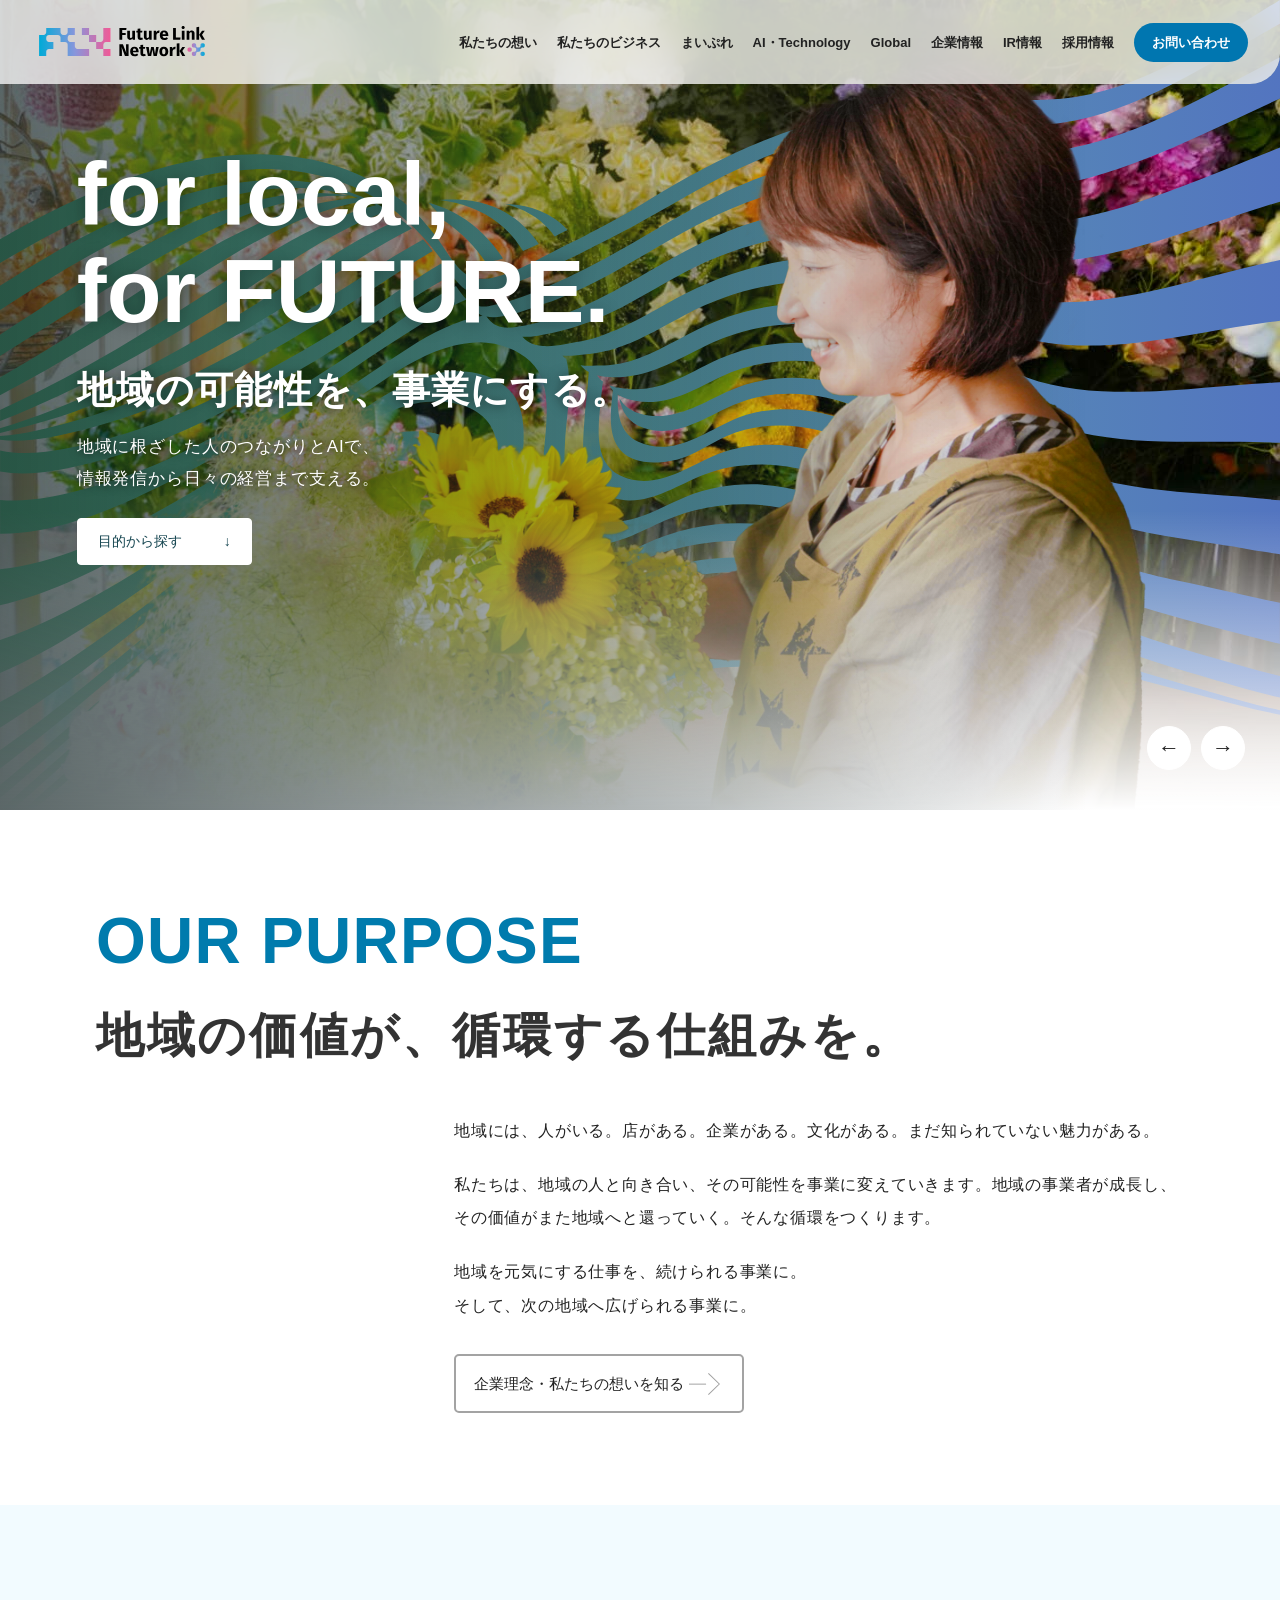
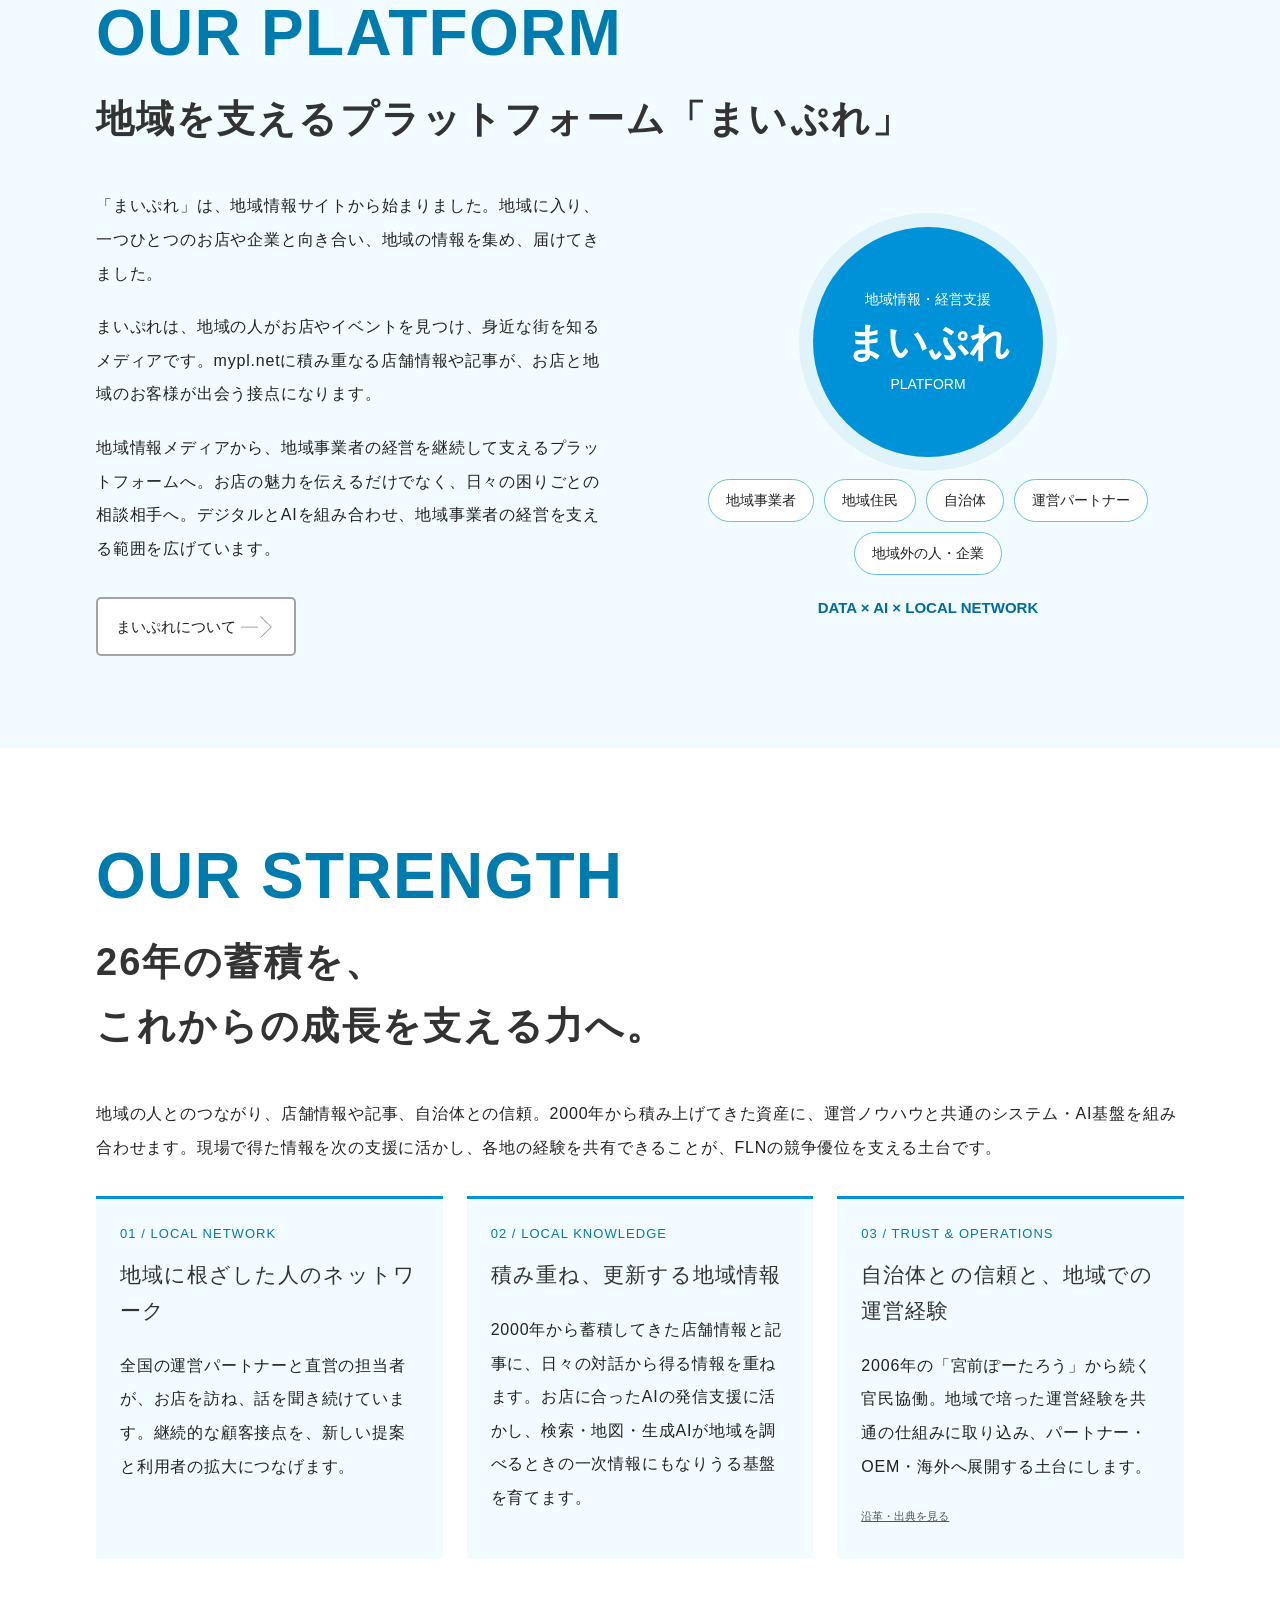
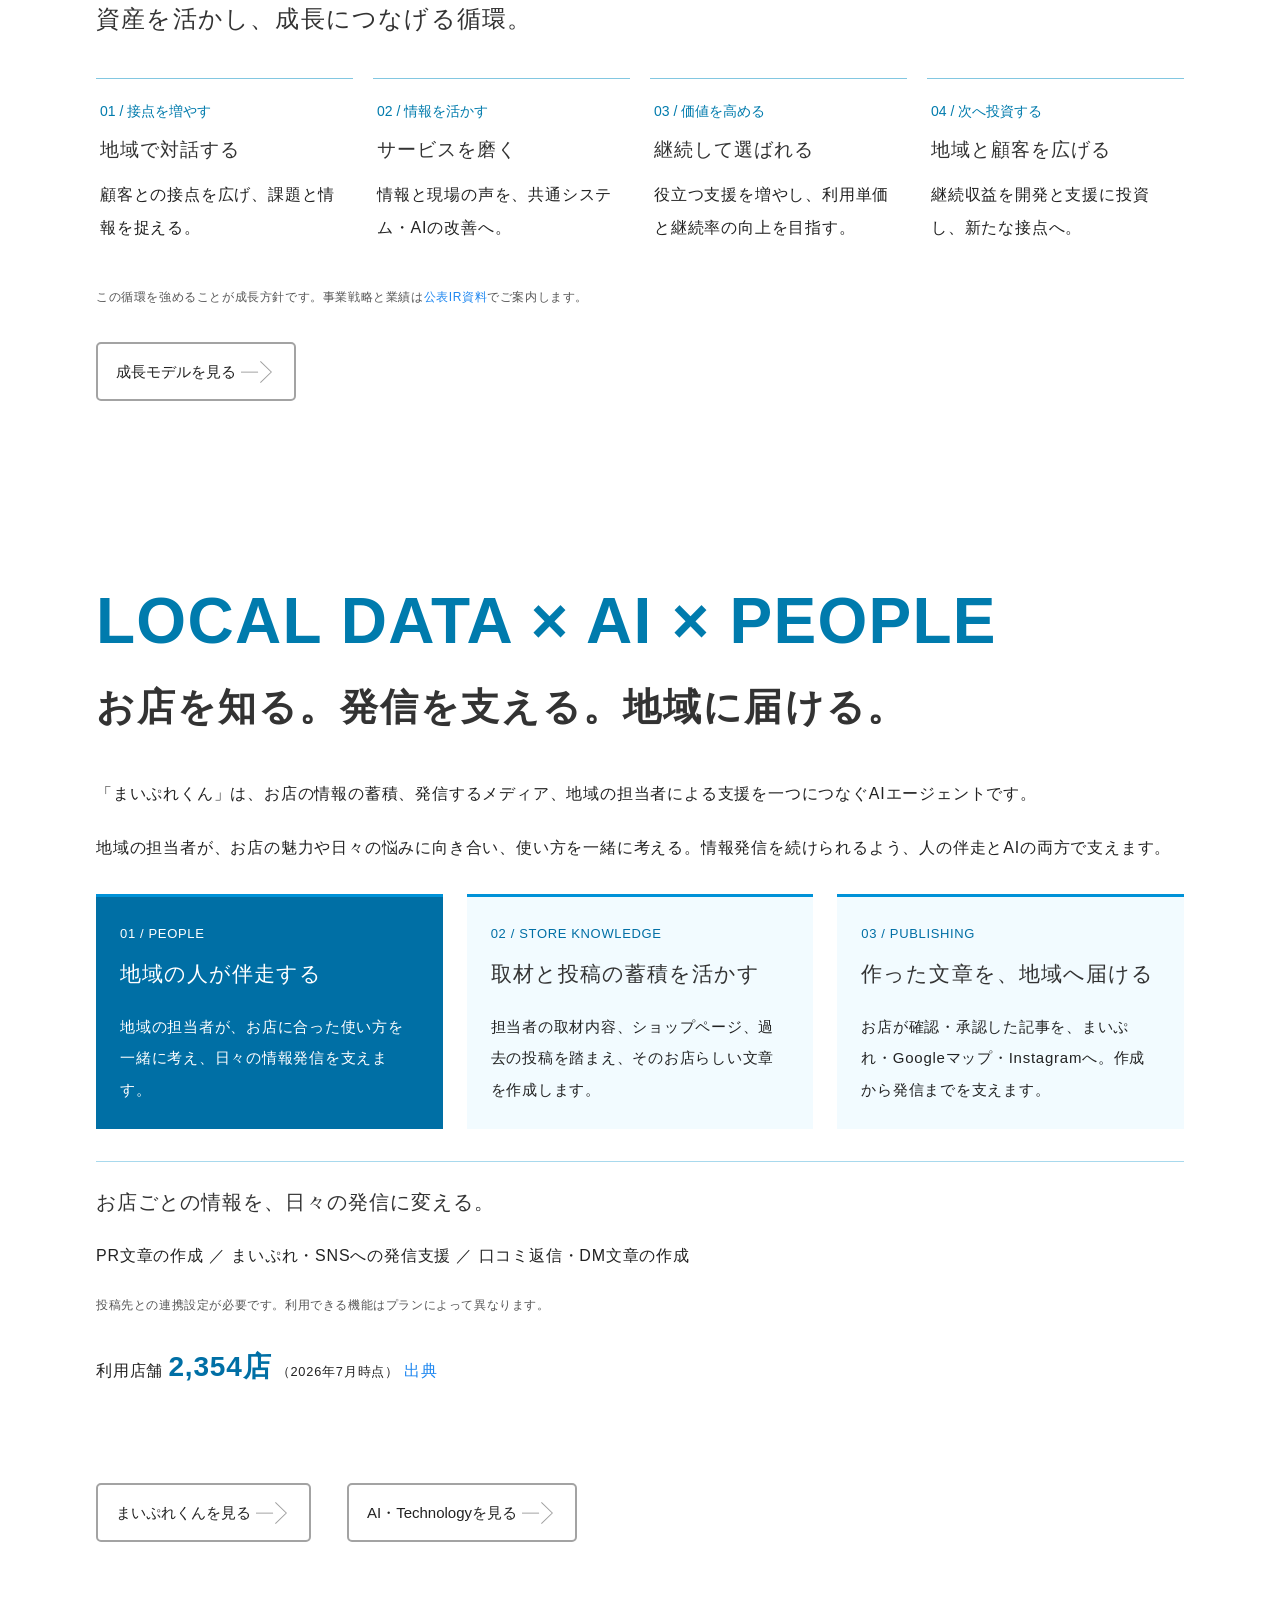
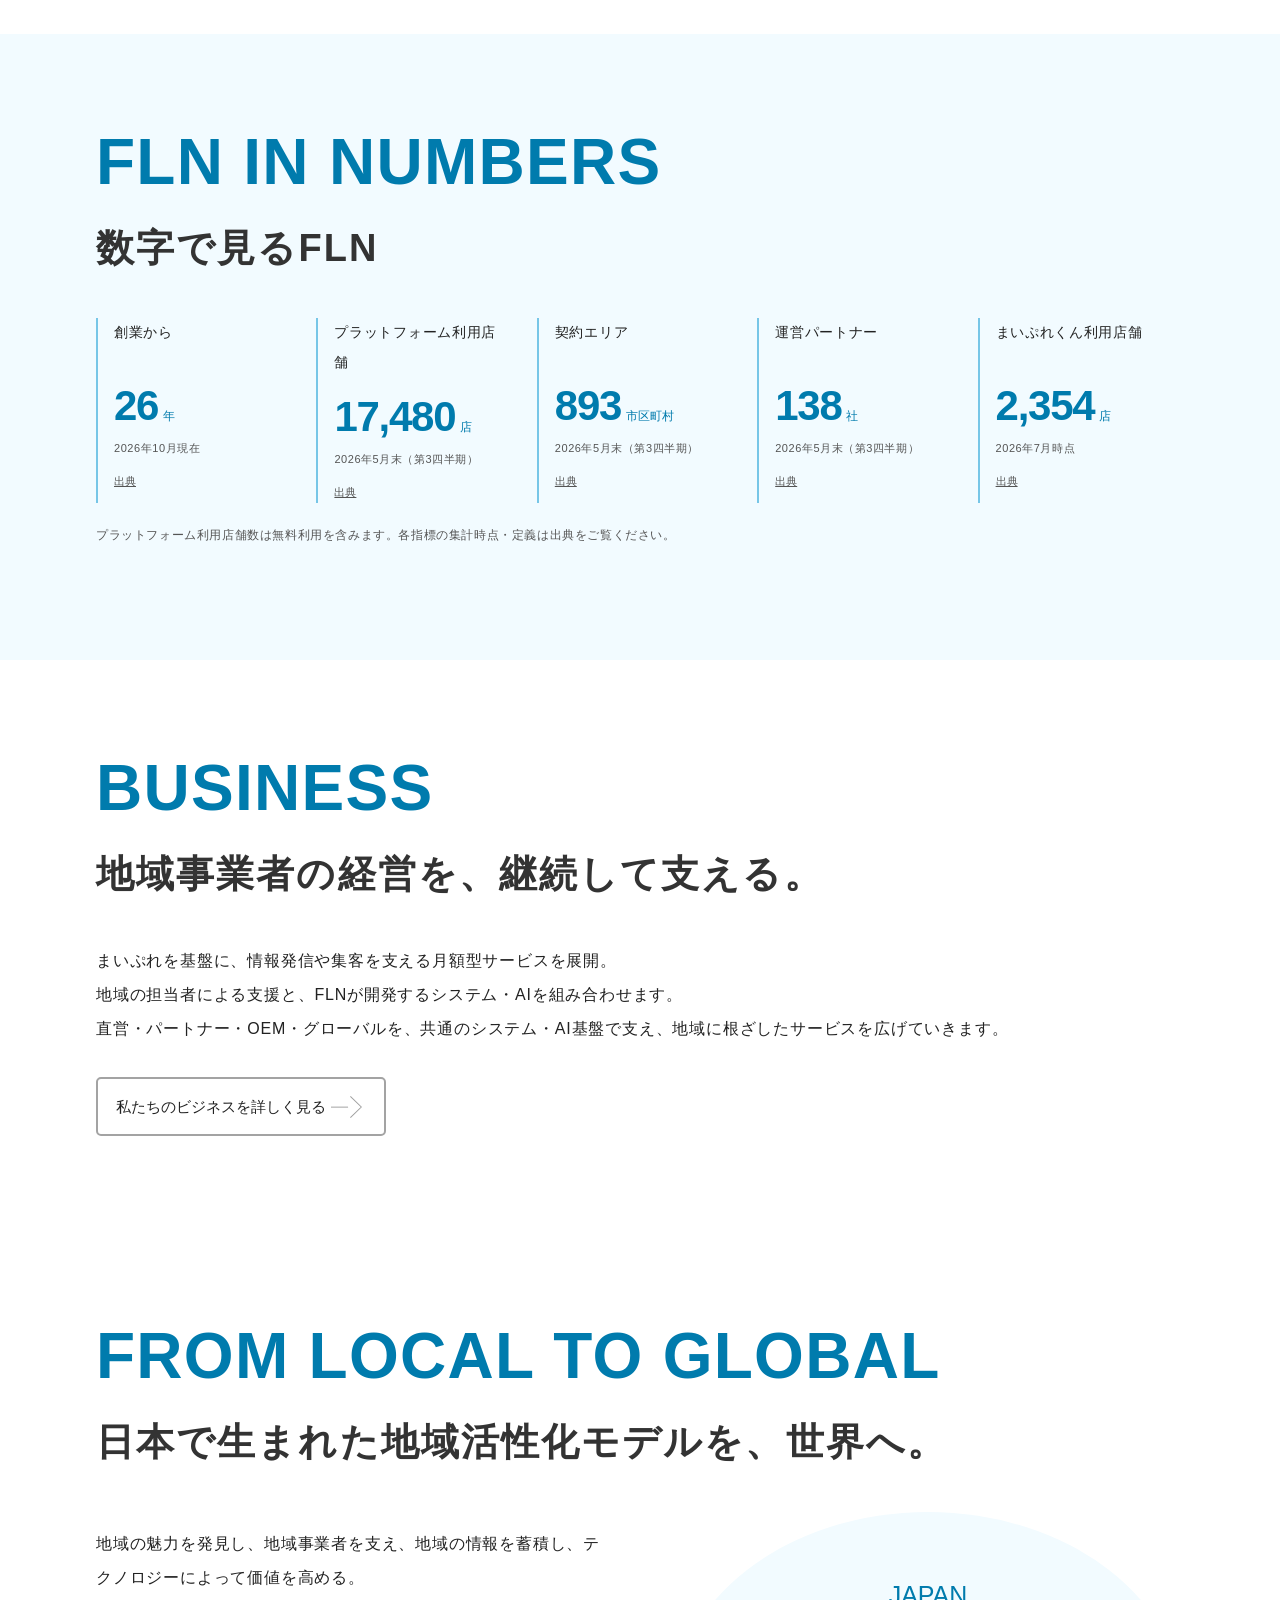
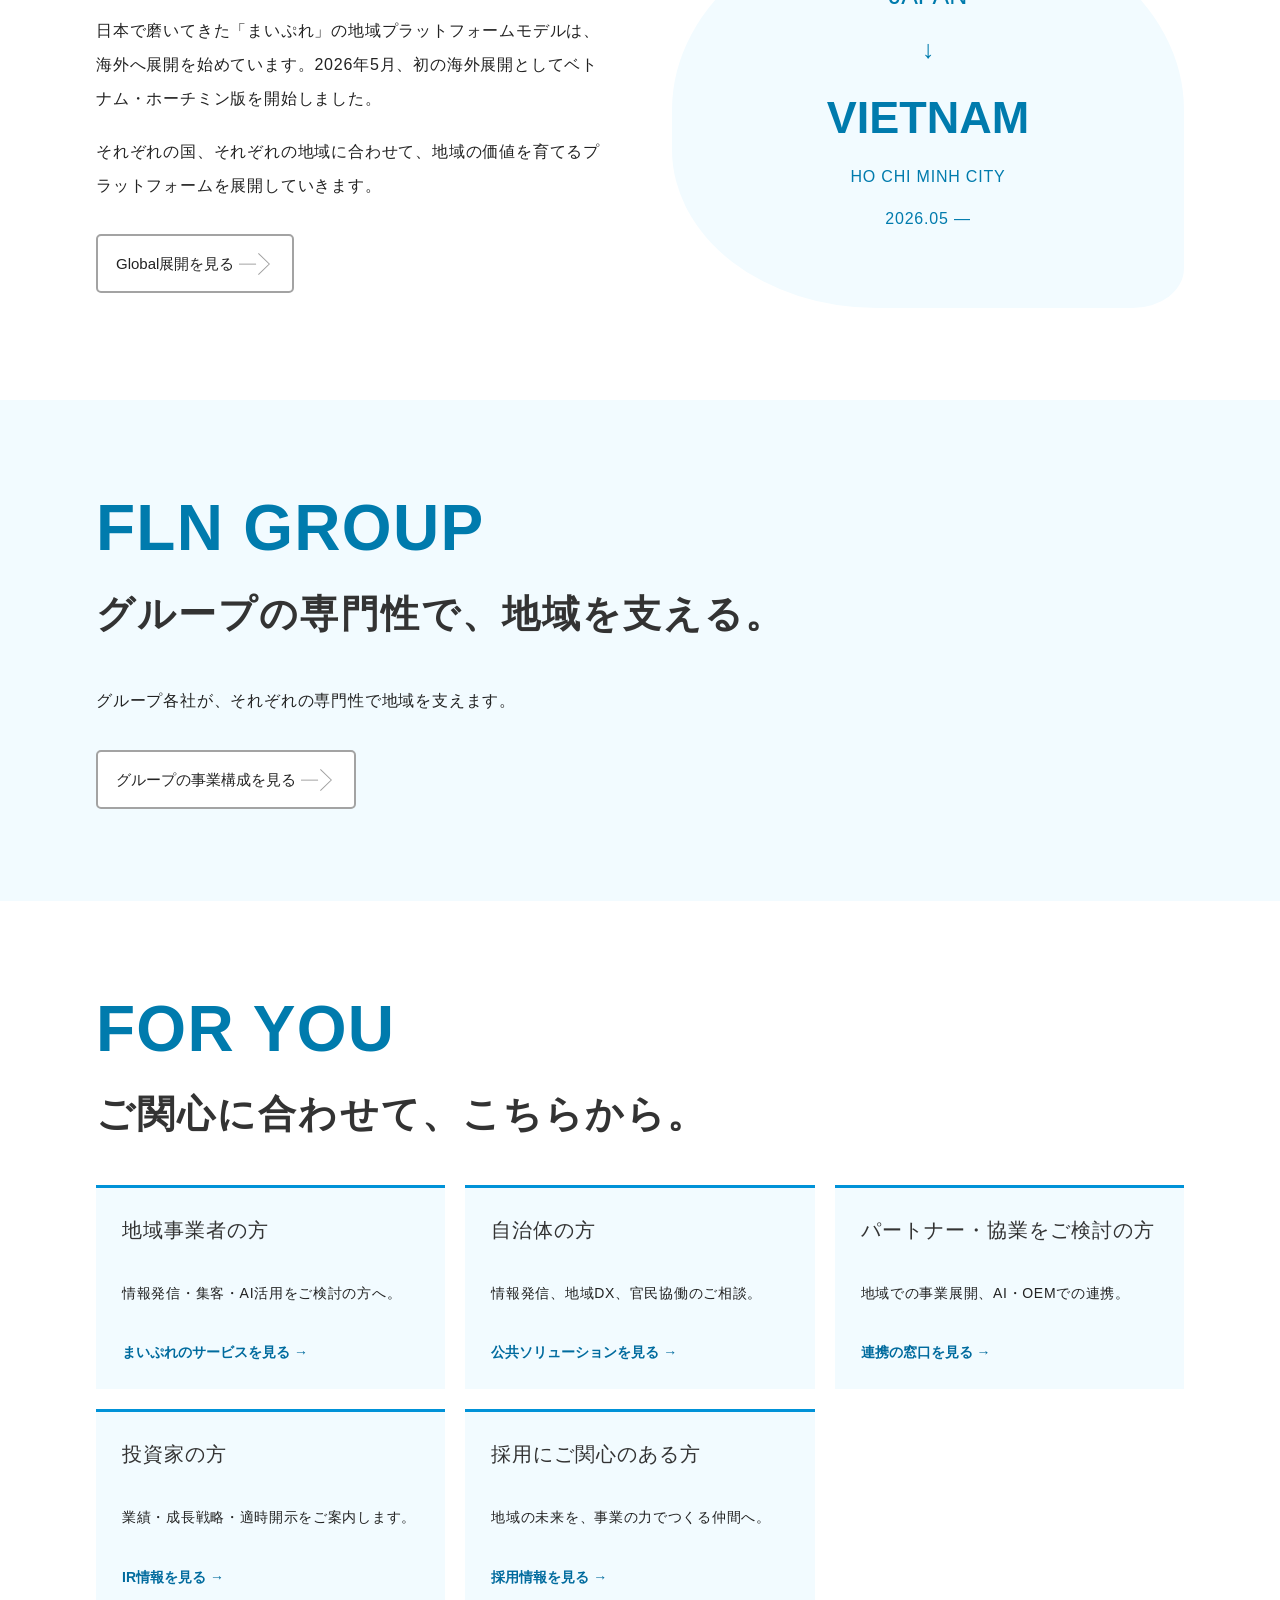
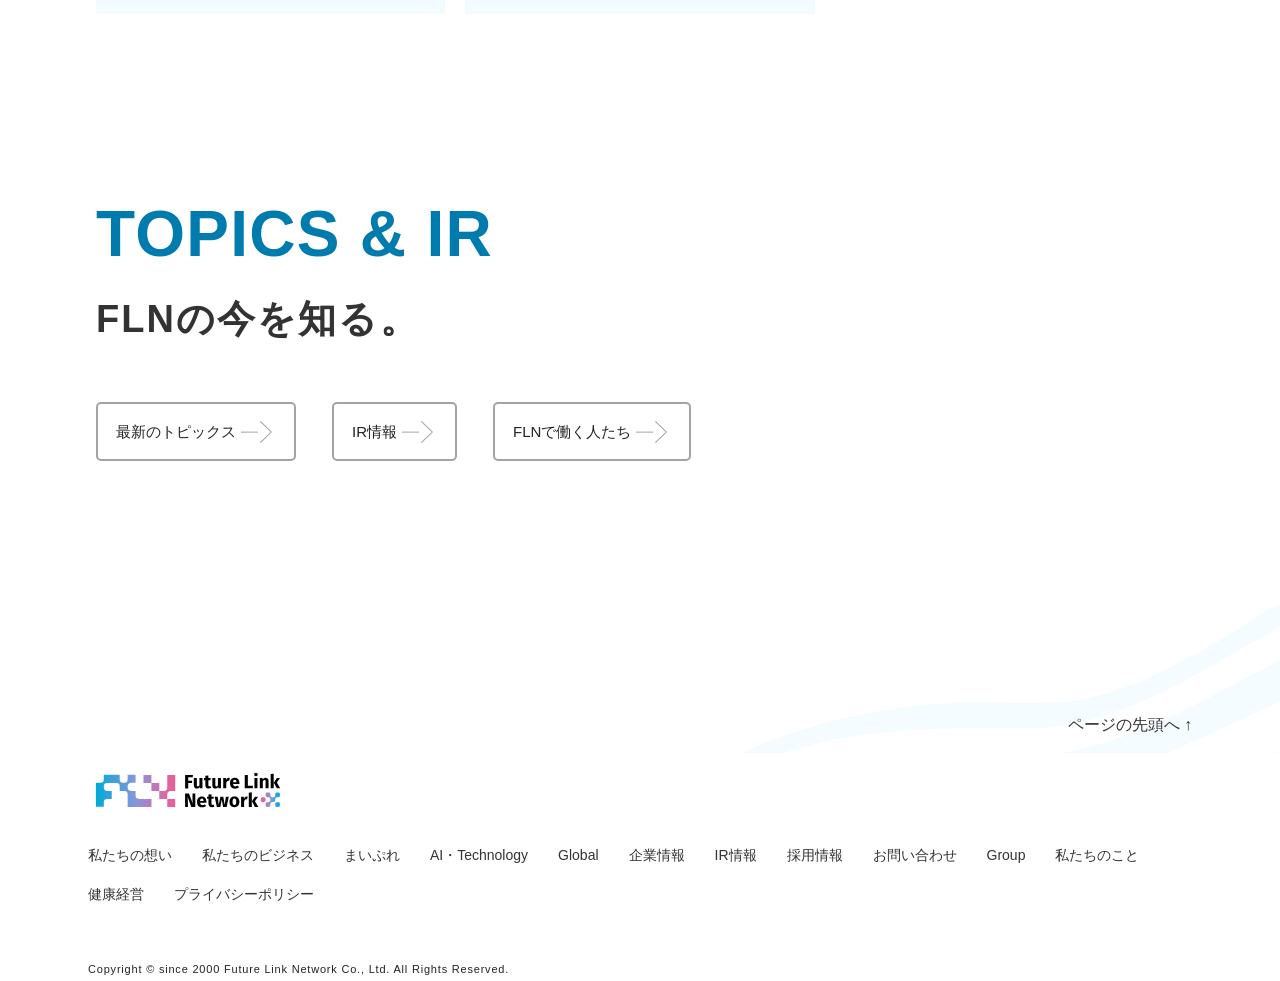
<file: index.html>
<!doctype html>
<html lang="ja"><head><meta charset="utf-8"><meta name="viewport" content="width=device-width,initial-scale=1"><title>地域の可能性を、事業にする。 | 株式会社フューチャーリンクネットワーク</title><meta name="description" content="地域との継続的な接点と「まいぷれ」の共通基盤に、デジタル・AIを組み合わせ、情報発信から日々の経営まで地域の事業を支えるフューチャーリンクネットワーク。地域の可能性を、事業にする。"><meta name="robots" content="noindex,nofollow"><link rel="canonical" href="https://www.futurelink.co.jp/"><meta property="og:type" content="website"><meta property="og:title" content="地域の可能性を、事業にする。 | 株式会社フューチャーリンクネットワーク"><meta property="og:description" content="地域との継続的な接点と「まいぷれ」の共通基盤に、デジタル・AIを組み合わせ、情報発信から日々の経営まで地域の事業を支えるフューチャーリンクネットワーク。地域の可能性を、事業にする。"><meta property="og:url" content="https://www.futurelink.co.jp/"><meta property="og:image" content="https://www.futurelink.co.jp/wp-content/themes/fln_web/common/images/sec_main_top.jpg"><meta property="og:locale" content="ja_JP"><meta name="twitter:card" content="summary_large_image"><link rel="icon" href="./files/images/favicon.ico"><link rel="stylesheet" href="./files/css/uikit.min.css"><link rel="stylesheet" href="./files/css/style.css"><link rel="stylesheet" href="./files/css/style_pages.css"><link rel="stylesheet" href="./files/css/css2"><link rel="stylesheet" href="./files/css/renewal.css?v=feedback-20261010"><script type="application/ld+json">{"@context": "https://schema.org", "@graph": [{"@type": "Organization", "@id": "https://www.futurelink.co.jp/#organization", "name": "株式会社フューチャーリンクネットワーク", "url": "https://www.futurelink.co.jp/", "description": "地域情報プラットフォーム「まいぷれ」を基盤に、地域事業者の経営支援と地域活性化を推進。", "foundingDate": "2000-03-02", "founder": {"@type": "Person", "name": "石井丈晴"}}, {"@type": "WebPage", "name": "地域の可能性を、事業にする。", "url": "https://www.futurelink.co.jp/", "inLanguage": "ja", "about": {"@id": "https://www.futurelink.co.jp/#organization"}}]}</script><script defer src="./files/js/uikit.min.js"></script><script defer src="./files/js/renewal.js"></script></head><body id="top" class="renewal home"><a class="skip-link" href="#main">本文へ移動</a><header class="renew-header"><nav aria-label="メインナビゲーション" class="uk-navbar-container"><a class="renew-logo" href="./"><img src="./files/images/logo3.svg" width="180" height="60" alt="株式会社フューチャーリンクネットワーク TOP"></a><ul class="renew-desktop-nav"><li><a href="./message/">私たちの想い</a></li><li><a href="./business/">私たちのビジネス</a></li><li><a href="./mypl/">まいぷれ</a></li><li><a href="./technology/">AI・Technology</a></li><li><a href="./global/">Global</a></li><li><a href="./company/">企業情報</a></li><li><a href="https://www.futurelink.co.jp/ir/">IR情報</a></li><li><a href="https://near-foam-7a2.notion.site/eeb8e414945f82809694819978bc69b9">採用情報</a></li><li><a href="./inquiry/">お問い合わせ</a></li></ul><details class="renew-mobile-nav"><summary>メニュー</summary><ul><li><a href="./message/">私たちの想い</a></li><li><a href="./business/">私たちのビジネス</a></li><li><a href="./mypl/">まいぷれ</a></li><li><a href="./technology/">AI・Technology</a></li><li><a href="./global/">Global</a></li><li><a href="./company/">企業情報</a></li><li><a href="https://www.futurelink.co.jp/ir/">IR情報</a></li><li><a href="https://near-foam-7a2.notion.site/eeb8e414945f82809694819978bc69b9">採用情報</a></li><li><a href="./inquiry/">お問い合わせ</a></li></ul></details></nav></header><main id="main"><section class="top renew-hero" aria-label="for local, for FUTURE.">
	<div class="kv_container uk-cover-container">
		<div class="kv_title">
			<p class="hero-brand">for local,<br>
			for FUTURE.</p><h1 class="hero-purpose">地域の可能性を、<br class="hero-break">事業にする。</h1><p class="hero-description">地域に根ざした人のつながりとAIで、<br class="hero-desktop-break">情報発信から日々の経営まで支える。</p><a class="hero-entry" href="#for-you">目的から探す <span aria-hidden="true">↓</span></a>
		</div>
		<div class="grad_bottom"></div>
		
		
		<div class="kv_main uk-grid-collapse" uk-grid>
			<div class="uk-width-1-1">
				<div class="uk-position-relative uk-visible-toggle uk-light" tabindex="-1" uk-slideshow="animation:fade; velocity:0.2; autoplay: false; pause-on-hover: false; draggable: false; autoplay-interval:4500;ratio: false;">
					<ul class="uk-slideshow-items" uk-height-viewport="offset-bottom: 5;">
						<li>
						<img src="./files/images/kv01.jpg" alt="" class="uk-position-top-center uk-visible@m" uk-cover>
						<img src="./files/images/kv01_sp.jpg" alt="" class="uk-position-top-center uk-hidden@m" uk-cover>
						<img src="./files/images/undulation.svg" alt="" class="uk-position-top-center" uk-cover>
						<img src="./files/images/kv01t.png" class="uk-position-top-center kv_img_t uk-visible@m" alt="" uk-cover>
						<img src="./files/images/kv01t_sp.png" class="uk-position-top-center kv_img_t uk-hidden@m" alt="" uk-cover>
						</li>
						<li>
						<img src="./files/images/kv02.jpg" alt="" class="uk-position-top-center uk-visible@m" uk-cover>
						<img src="./files/images/kv02_sp.jpg" alt="" class="uk-position-top-center uk-hidden@m" uk-cover>
						<img src="./files/images/undulation.svg" alt="" class="uk-position-top-center" uk-cover>
						<img src="./files/images/kv02t.png" class="uk-position-top-center kv_img_t uk-visible@m" alt="" uk-cover>
						<img src="./files/images/kv02t_sp.png" class="uk-position-top-center kv_img_t uk-hidden@m" alt="" uk-cover>
						</li>
						<li>
						<img src="./files/images/kv03.jpg" alt="" class="uk-position-top-center uk-visible@m" uk-cover>
						<img src="./files/images/kv03_sp.jpg" alt="" class="uk-position-top-center uk-hidden@m" uk-cover>
						<img src="./files/images/undulation.svg" alt="" class="uk-position-top-center" uk-cover>
						<img src="./files/images/kv03t.png" class="uk-position-top-center kv_img_t uk-visible@m" alt="" uk-cover>
						<img src="./files/images/kv03t_sp.png" class="uk-position-top-center kv_img_t uk-hidden@m" alt="" uk-cover>
						</li>
						<li>
						<img src="./files/images/kv04.jpg" alt="" class="uk-position-top-center uk-visible@m" uk-cover>
						<img src="./files/images/kv04_sp.jpg" alt="" class="uk-position-top-center uk-hidden@m" uk-cover>
						<img src="./files/images/undulation.svg" alt="" class="uk-position-top-center" uk-cover>
						<img src="./files/images/kv04t.png" class="uk-position-top-center kv_img_t uk-visible@m" alt="" uk-cover>
						<img src="./files/images/kv04t_sp.png" class="uk-position-top-center kv_img_t uk-hidden@m" alt="" uk-cover>
						</li>
						<li>
						<img src="./files/images/kv05.jpg" alt="" class="uk-position-top-center uk-visible@m" uk-cover>
						<img src="./files/images/kv05_sp.jpg" alt="" class="uk-position-top-center uk-hidden@m" uk-cover>
						<img src="./files/images/undulation.svg" alt="" class="uk-position-top-center" uk-cover>
						<img src="./files/images/kv05t.png" class="uk-position-top-center kv_img_t uk-visible@m" alt="" uk-cover>
						<img src="./files/images/kv05t_sp.png" class="uk-position-top-center kv_img_t uk-hidden@m" alt="" uk-cover>
						</li>
						<li>
						<img src="./files/images/kv06.jpg" alt="" class="uk-position-top-center uk-visible@m" uk-cover>
						<img src="./files/images/kv06_sp.jpg" alt="" class="uk-position-top-center uk-hidden@m" uk-cover>
						<img src="./files/images/undulation.svg" alt="" class="uk-position-top-center" uk-cover>
						<img src="./files/images/kv06t.png" class="uk-position-top-center kv_img_t uk-visible@m" alt="" uk-cover>
						<img src="./files/images/kv06t_sp.png" class="uk-position-top-center kv_img_t uk-hidden@m" alt="" uk-cover>
						</li>
					</ul>
				</div>
			</div>
		</div>
		
		
		
	</div>



	<div class="hero-controls"><button type="button" data-slide="previous" aria-label="前の写真">←</button><button type="button" data-slide="next" aria-label="次の写真">→</button></div></section><section class="renew-section purpose" id="purpose"><div class="uk-container"><div class="content_wrap"><h2 class="renew-heading"><span class="renew-en">OUR PURPOSE</span>地域の価値が、循環する仕組みを。</h2><div class="renew-copy"><p>地域には、人がいる。店がある。企業がある。文化がある。まだ知られていない魅力がある。</p><p>私たちは、地域の人と向き合い、その可能性を事業に変えていきます。地域の事業者が成長し、その価値がまた地域へと還っていく。そんな循環をつくります。</p><p>地域を元気にする仕事を、続けられる事業に。<br>そして、次の地域へ広げられる事業に。</p><a class="btn_link" href="./message/">企業理念・私たちの想いを知る</a></div></div></div></section><section class="renew-section tint" id="platform"><div class="uk-container"><div class="content_wrap"><h2 class="renew-heading"><span class="renew-en">OUR PLATFORM</span>地域を支えるプラットフォーム「まいぷれ」</h2><div class="split"><div><p>「まいぷれ」は、地域情報サイトから始まりました。地域に入り、一つひとつのお店や企業と向き合い、地域の情報を集め、届けてきました。</p><p>まいぷれは、地域の人がお店やイベントを見つけ、身近な街を知るメディアです。mypl.netに積み重なる店舗情報や記事が、お店と地域のお客様が出会う接点になります。</p><p>地域情報メディアから、地域事業者の経営を継続して支えるプラットフォームへ。お店の魅力を伝えるだけでなく、日々の困りごとの相談相手へ。デジタルとAIを組み合わせ、地域事業者の経営を支える範囲を広げています。</p><a class="btn_link" href="./mypl/">まいぷれについて</a></div><figure class="platform-diagram"><div class="platform-core"><span>地域情報・経営支援</span><strong>まいぷれ</strong><span>PLATFORM</span></div><ul class="platform-nodes"><li>地域事業者</li><li>地域住民</li><li>自治体</li><li>運営パートナー</li><li>地域外の人・企業</li></ul><figcaption>DATA × AI × LOCAL NETWORK</figcaption></figure></div></div></div></section><section class="renew-section" id="approach"><div class="uk-container"><div class="content_wrap"><h2 class="renew-heading"><span class="renew-en">OUR STRENGTH</span>26年の蓄積を、<br>これからの成長を支える力へ。</h2><p>地域の人とのつながり、店舗情報や記事、自治体との信頼。2000年から積み上げてきた資産に、運営ノウハウと共通のシステム・AI基盤を組み合わせます。現場で得た情報を次の支援に活かし、各地の経験を共有できることが、FLNの競争優位を支える土台です。</p><div class="knowledge-cards"><article><p class="renew-label">01 / LOCAL NETWORK</p><h3>地域に根ざした人のネットワーク</h3><p>全国の運営パートナーと直営の担当者が、お店を訪ね、話を聞き続けています。継続的な顧客接点を、新しい提案と利用者の拡大につなげます。</p></article><article><p class="renew-label">02 / LOCAL KNOWLEDGE</p><h3>積み重ね、更新する地域情報</h3><p>2000年から蓄積してきた店舗情報と記事に、日々の対話から得る情報を重ねます。お店に合ったAIの発信支援に活かし、検索・地図・生成AIが地域を調べるときの一次情報にもなりうる基盤を育てます。</p></article><article><p class="renew-label">03 / TRUST & OPERATIONS</p><h3>自治体との信頼と、地域での運営経験</h3><p>2006年の「宮前ぽーたろう」から続く官民協働。地域で培った運営経験を共通の仕組みに取り込み、パートナー・OEM・海外へ展開する土台にします。</p><a class="source-link" href="./mypl/#history">沿革・出典を見る</a></article></div><h3>資産を活かし、成長につなげる循環。</h3><ol class="knowledge-flow"><li><span>01 / 接点を増やす</span><h3>地域で対話する</h3><p>顧客との接点を広げ、課題と情報を捉える。</p></li><li><span>02 / 情報を活かす</span><h3>サービスを磨く</h3><p>情報と現場の声を、共通システム・AIの改善へ。</p></li><li><span>03 / 価値を高める</span><h3>継続して選ばれる</h3><p>役立つ支援を増やし、利用単価と継続率の向上を目指す。</p></li><li><span>04 / 次へ投資する</span><h3>地域と顧客を広げる</h3><p>継続収益を開発と支援に投資し、新たな接点へ。</p></li></ol><p class="renew-note">この循環を強めることが成長方針です。事業戦略と業績は<a href="https://www.futurelink.co.jp/ir/">公表IR資料</a>でご案内します。</p><a class="btn_link" href="./business/#growth-model">成長モデルを見る</a></div></div></section><section class="renew-section " id="ai"><div class="uk-container"><div class="content_wrap"><h2 class="renew-heading"><span class="renew-en">LOCAL DATA × AI × PEOPLE</span>お店を知る。発信を支える。地域に届ける。</h2><p>「まいぷれくん」は、お店の情報の蓄積、発信するメディア、地域の担当者による支援を一つにつなぐAIエージェントです。</p><p>地域の担当者が、お店の魅力や日々の悩みに向き合い、使い方を一緒に考える。情報発信を続けられるよう、人の伴走とAIの両方で支えます。</p><div class="ai-strengths"><article><span>01 / PEOPLE</span><h3>地域の人が伴走する</h3><p>地域の担当者が、お店に合った使い方を一緒に考え、日々の情報発信を支えます。</p></article><article><span>02 / STORE KNOWLEDGE</span><h3>取材と投稿の蓄積を活かす</h3><p>担当者の取材内容、ショップページ、過去の投稿を踏まえ、そのお店らしい文章を作成します。</p></article><article><span>03 / PUBLISHING</span><h3>作った文章を、地域へ届ける</h3><p>お店が確認・承認した記事を、まいぷれ・Googleマップ・Instagramへ。作成から発信までを支えます。</p></article></div><div class="ai-capabilities"><h3>お店ごとの情報を、日々の発信に変える。</h3><p>PR文章の作成 ／ まいぷれ・SNSへの発信支援 ／ 口コミ返信・DM文章の作成</p><p class="renew-note">投稿先との連携設定が必要です。利用できる機能はプランによって異なります。</p><p>利用店舗 <strong>2,354店</strong> <small>（2026年7月時点）</small> <a href="https://mypl.net/ai/">出典</a></p></div><div class="renew-actions"><a class="btn_link" href="https://mypl.net/ai/">まいぷれくんを見る</a><a class="btn_link" href="./technology/">AI・Technologyを見る</a></div></div></div></section><section class="renew-section tint" id="numbers"><div class="uk-container"><div class="content_wrap"><h2 class="renew-heading"><span class="renew-en">FLN IN NUMBERS</span>数字で見るFLN</h2><div class="metrics"><div><p>創業から</p><strong>26<small>年</small></strong><p class="metric-date">2026年10月現在</p><a href="./company/" class="source-link">出典</a></div><div><p>プラットフォーム利用店舗</p><strong>17,480<small>店</small></strong><p class="metric-date">2026年5月末（第3四半期）</p><a href="https://global-assets.irdirect.jp/pdf/menu_file/9241/20260716123546_1676.pdf" class="source-link">出典</a></div><div><p>契約エリア</p><strong>893<small>市区町村</small></strong><p class="metric-date">2026年5月末（第3四半期）</p><a href="https://global-assets.irdirect.jp/pdf/menu_file/9241/20260716123546_1676.pdf" class="source-link">出典</a></div><div><p>運営パートナー</p><strong>138<small>社</small></strong><p class="metric-date">2026年5月末（第3四半期）</p><a href="https://global-assets.irdirect.jp/pdf/menu_file/9241/20260716123546_1676.pdf" class="source-link">出典</a></div><div><p>まいぷれくん利用店舗</p><strong>2,354<small>店</small></strong><p class="metric-date">2026年7月時点</p><a href="https://mypl.net/ai/" class="source-link">出典</a></div></div><p class="renew-note">プラットフォーム利用店舗数は無料利用を含みます。各指標の集計時点・定義は出典をご覧ください。</p></div></div></section><section class="renew-section " id="business"><div class="uk-container"><div class="content_wrap"><h2 class="renew-heading"><span class="renew-en">BUSINESS</span>地域事業者の経営を、継続して支える。</h2><p>まいぷれを基盤に、情報発信や集客を支える月額型サービスを展開。<br>地域の担当者による支援と、FLNが開発するシステム・AIを組み合わせます。<br>直営・パートナー・OEM・グローバルを、共通のシステム・AI基盤で支え、地域に根ざしたサービスを広げていきます。</p><a class="btn_link" href="./business/">私たちのビジネスを詳しく見る</a></div></div></section><section class="renew-section " id="global"><div class="uk-container"><div class="content_wrap"><h2 class="renew-heading"><span class="renew-en">FROM LOCAL TO GLOBAL</span>日本で生まれた地域活性化モデルを、世界へ。</h2><div class="split"><div><p>地域の魅力を発見し、地域事業者を支え、地域の情報を蓄積し、テクノロジーによって価値を高める。</p><p>日本で磨いてきた「まいぷれ」の地域プラットフォームモデルは、海外へ展開を始めています。2026年5月、初の海外展開としてベトナム・ホーチミン版を開始しました。</p><p>それぞれの国、それぞれの地域に合わせて、地域の価値を育てるプラットフォームを展開していきます。</p><a class="btn_link" href="./global/">Global展開を見る</a></div><div class="global-panel"><span>JAPAN</span><span aria-hidden="true">↓</span><strong>VIETNAM</strong><p>HO CHI MINH CITY</p><p>2026.05 —</p></div></div></div></div></section><section class="renew-section tint" id="group"><div class="uk-container"><div class="content_wrap"><h2 class="renew-heading"><span class="renew-en">FLN GROUP</span>グループの専門性で、地域を支える。</h2><p>グループ各社が、それぞれの専門性で地域を支えます。</p><a class="btn_link" href="./group/">グループの事業構成を見る</a></div></div></section><section class="renew-section " id="for-you"><div class="uk-container"><div class="content_wrap"><h2 class="renew-heading"><span class="renew-en">FOR YOU</span>ご関心に合わせて、こちらから。</h2><div class="visitor-grid"><a class="visitor-card" href="./mypl/"><h3>地域事業者の方</h3><p>情報発信・集客・AI活用をご検討の方へ。</p><span>まいぷれのサービスを見る →</span></a><a class="visitor-card" href="./business/#public"><h3>自治体の方</h3><p>情報発信、地域DX、官民協働のご相談。</p><span>公共ソリューションを見る →</span></a><a class="visitor-card" href="./inquiry/#partner"><h3>パートナー・協業をご検討の方</h3><p>地域での事業展開、AI・OEMでの連携。</p><span>連携の窓口を見る →</span></a><a class="visitor-card" href="https://www.futurelink.co.jp/ir/"><h3>投資家の方</h3><p>業績・成長戦略・適時開示をご案内します。</p><span>IR情報を見る →</span></a><a class="visitor-card" href="https://near-foam-7a2.notion.site/eeb8e414945f82809694819978bc69b9"><h3>採用にご関心のある方</h3><p>地域の未来を、事業の力でつくる仲間へ。</p><span>採用情報を見る →</span></a></div></div></div></section><section class="renew-section " id="news"><div class="uk-container"><div class="content_wrap"><h2 class="renew-heading"><span class="renew-en">TOPICS & IR</span>FLNの今を知る。</h2><div class="renew-actions"><a class="btn_link" href="https://www.futurelink.co.jp/topic_year/2026/">最新のトピックス</a><a class="btn_link" href="https://www.futurelink.co.jp/ir/">IR情報</a><a class="btn_link" href="https://www.futurelink.co.jp/member/">FLNで働く人たち</a></div></div></div></section></main><footer class="renew-footer"><div class="sec_footer"><div class="uk-container"><a href="#top" class="renew-back-top">ページの先頭へ ↑</a><img src="./files/images/logo3.svg" width="200" alt="フューチャーリンクネットワーク"><ul class="renew-footer-nav"><li><a href="./message/">私たちの想い</a></li><li><a href="./business/">私たちのビジネス</a></li><li><a href="./mypl/">まいぷれ</a></li><li><a href="./technology/">AI・Technology</a></li><li><a href="./global/">Global</a></li><li><a href="./company/">企業情報</a></li><li><a href="https://www.futurelink.co.jp/ir/">IR情報</a></li><li><a href="https://near-foam-7a2.notion.site/eeb8e414945f82809694819978bc69b9">採用情報</a></li><li><a href="./inquiry/">お問い合わせ</a></li><li><a href="./group/">Group</a></li><li><a href="https://www.futurelink.co.jp/member/">私たちのこと</a></li><li><a href="https://www.futurelink.co.jp/health_management/">健康経営</a></li><li><a href="https://www.futurelink.co.jp/privacy/">プライバシーポリシー</a></li></ul><p><small>Copyright © since 2000 Future Link Network Co., Ltd. All Rights Reserved.</small></p></div></div></footer></body></html>
</file>
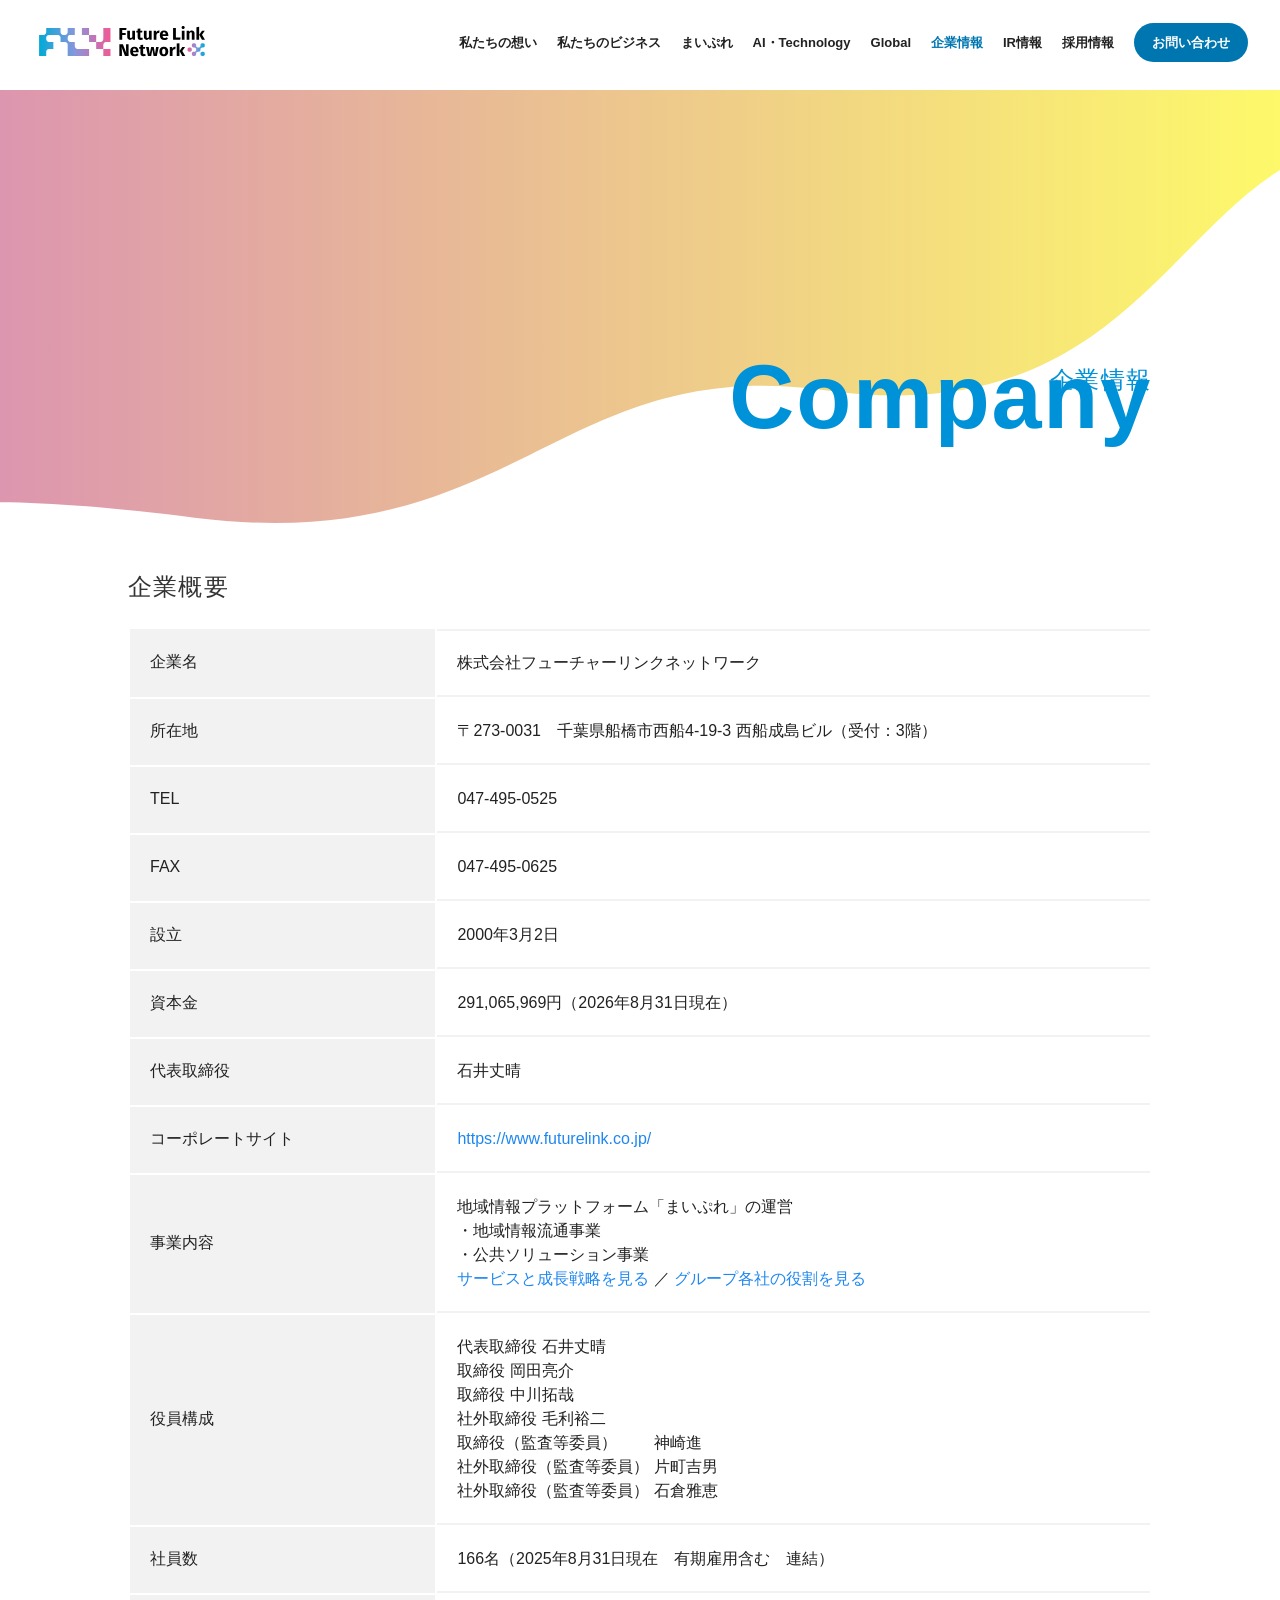
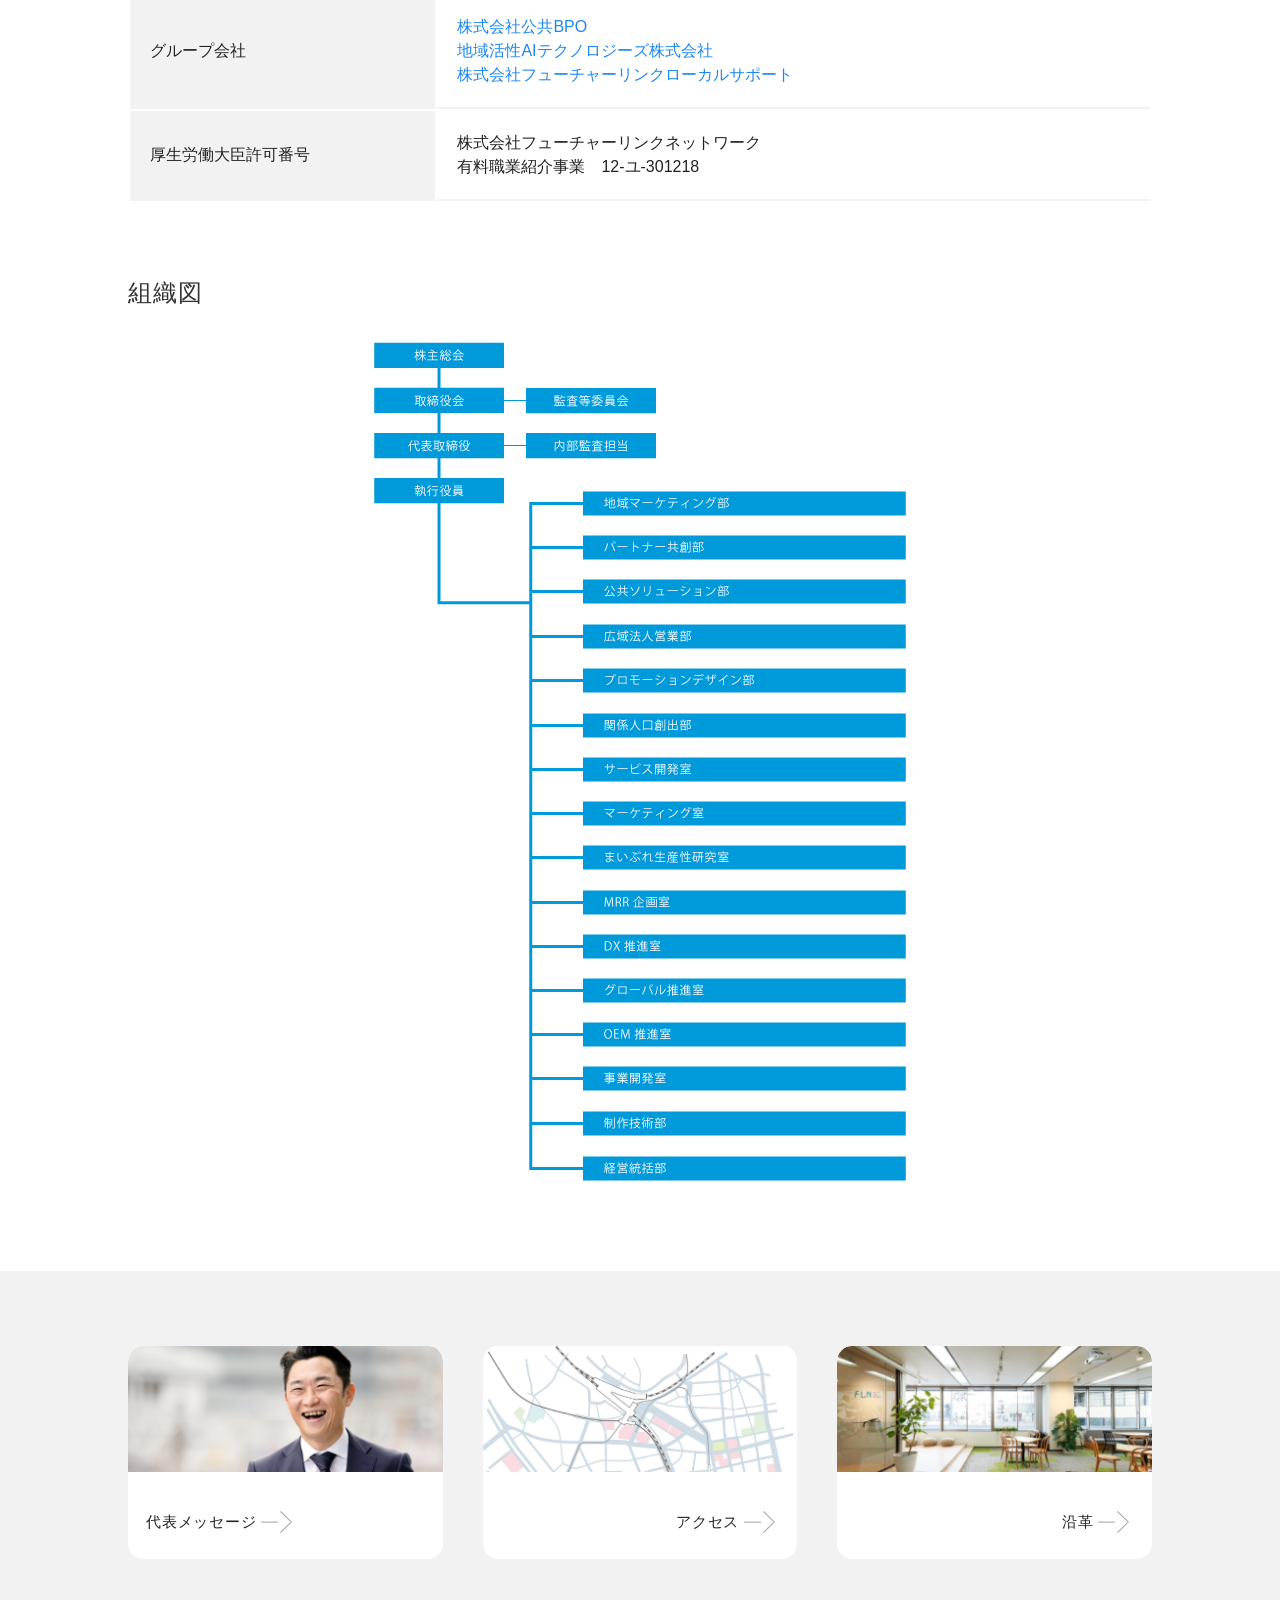
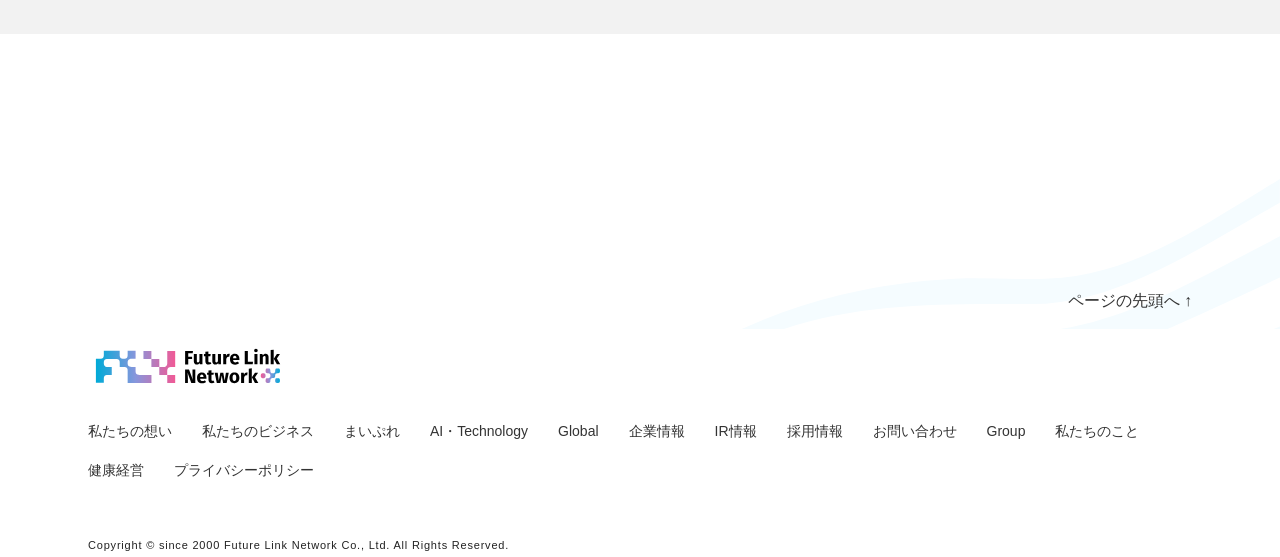
<file: company/index.html>
<!doctype html>
<html lang="ja"><head><meta charset="utf-8"><meta name="viewport" content="width=device-width,initial-scale=1"><title>企業情報 | 株式会社フューチャーリンクネットワーク</title><meta name="description" content="地域情報プラットフォーム「まいぷれ」を基盤に、地域事業者支援、AI・SaaS、官民協働、関係人口創出、海外展開を推進するフューチャーリンクネットワーク。企業情報"><meta name="robots" content="noindex,nofollow"><link rel="canonical" href="https://www.futurelink.co.jp/company/"><meta property="og:type" content="website"><meta property="og:title" content="企業情報 | 株式会社フューチャーリンクネットワーク"><meta property="og:description" content="地域情報プラットフォーム「まいぷれ」を基盤に、地域事業者支援、AI・SaaS、官民協働、関係人口創出、海外展開を推進するフューチャーリンクネットワーク。企業情報"><meta property="og:url" content="https://www.futurelink.co.jp/company/"><meta property="og:image" content="https://www.futurelink.co.jp/wp-content/themes/fln_web/common/images/sec_main_top.jpg"><meta property="og:locale" content="ja_JP"><meta name="twitter:card" content="summary_large_image"><link rel="icon" href="../files/images/favicon.ico"><link rel="stylesheet" href="../files/css/uikit.min.css"><link rel="stylesheet" href="../files/css/style.css"><link rel="stylesheet" href="../files/css/style_pages.css"><link rel="stylesheet" href="../files/css/css2"><link rel="stylesheet" href="../files/css/renewal.css?v=feedback-20261010"><script type="application/ld+json">{"@context": "https://schema.org", "@graph": [{"@type": "Organization", "@id": "https://www.futurelink.co.jp/#organization", "name": "株式会社フューチャーリンクネットワーク", "url": "https://www.futurelink.co.jp/", "description": "地域情報プラットフォーム「まいぷれ」を基盤に、地域事業者の経営支援と地域活性化を推進。", "foundingDate": "2000-03-02", "founder": {"@type": "Person", "name": "石井丈晴"}}, {"@type": "WebPage", "name": "企業情報", "url": "https://www.futurelink.co.jp/company/", "inLanguage": "ja", "about": {"@id": "https://www.futurelink.co.jp/#organization"}}]}</script><script defer src="../files/js/uikit.min.js"></script><script defer src="../files/js/renewal.js"></script></head><body id="top" class="renewal page"><a class="skip-link" href="#main">本文へ移動</a><header class="renew-header"><nav aria-label="メインナビゲーション" class="uk-navbar-container"><a class="renew-logo" href="../"><img src="../files/images/logo3.svg" width="180" height="60" alt="株式会社フューチャーリンクネットワーク TOP"></a><ul class="renew-desktop-nav"><li><a href="../message/">私たちの想い</a></li><li><a href="../business/">私たちのビジネス</a></li><li><a href="../mypl/">まいぷれ</a></li><li><a href="../technology/">AI・Technology</a></li><li><a href="../global/">Global</a></li><li><a href="../company/" aria-current="page">企業情報</a></li><li><a href="https://www.futurelink.co.jp/ir/">IR情報</a></li><li><a href="https://near-foam-7a2.notion.site/eeb8e414945f82809694819978bc69b9">採用情報</a></li><li><a href="../inquiry/">お問い合わせ</a></li></ul><details class="renew-mobile-nav"><summary>メニュー</summary><ul><li><a href="../message/">私たちの想い</a></li><li><a href="../business/">私たちのビジネス</a></li><li><a href="../mypl/">まいぷれ</a></li><li><a href="../technology/">AI・Technology</a></li><li><a href="../global/">Global</a></li><li><a href="../company/" aria-current="page">企業情報</a></li><li><a href="https://www.futurelink.co.jp/ir/">IR情報</a></li><li><a href="https://near-foam-7a2.notion.site/eeb8e414945f82809694819978bc69b9">採用情報</a></li><li><a href="../inquiry/">お問い合わせ</a></li></ul></details></nav></header><main id="main">

<section>
<div class="company">
	<div class="kv_main_page sec_content_top_company"></div>
	<div class="sec_page sec_content_first uk-container uk-margin-large uk-padding">
		<div class="content_wrap uk-clearfix">
			<h1 class="uk-h2 uk-text-right uk-margin-bottom "><span class="ttl">企業情報</span><span class="ttl_en">Company</span></h1>
			<div class="uk-text-normal uk-margin-remove-bottom uk-align-right@s uk-width-1-1">
				
				<div class="uk-margin-medium-top">
				
					<div id="template-single">
						
						
						<div class="entry-header">
							
							
							
							
							
							
							
							<p class="entry-cat">
															</p>
							
							<p class="entry-tag">
															</p>
						</div>
						
						
						<div class="entry-content">
							<div class="uk-margin-large-top uk-margin-large-bottom">
<h3>企業概要</h3>
<table class="table_part_01 full">
<tbody>
<tr>
<th>企業名</th>
<td>株式会社フューチャーリンクネットワーク</td>
</tr>
<tr>
<th>所在地</th>
<td>〒273-0031　千葉県船橋市西船4-19-3 西船成島ビル（受付：3階）</td>
</tr>
<tr>
<th>TEL</th>
<td>047-495-0525</td>
</tr>
<tr>
<th>FAX</th>
<td>047-495-0625</td>
</tr>
<tr>
<th>設立</th>
<td>2000年3月2日</td>
</tr>
<tr>
<th>資本金</th>
<td>291,065,969円（2026年8月31日現在）</td>
</tr>
<tr>
<th>代表取締役</th>
<td>石井丈晴</td>
</tr>
<tr>
<th>コーポレートサイト</th>
<td><a href="../">https://www.futurelink.co.jp/</a></td>
</tr>
<tr>
<th>事業内容</th>
<td>地域情報プラットフォーム「まいぷれ」の運営<br>・地域情報流通事業<br>・公共ソリューション事業<br><a href="../business/">サービスと成長戦略を見る</a> ／ <a href="../group/">グループ各社の役割を見る</a></td>
</tr>
<tr>
<th>役員構成</th>
<td>代表取締役 石井丈晴<br />
取締役 岡田亮介<br />
取締役 中川拓哉<br />
社外取締役 毛利裕二<br />
取締役（監査等委員） 　　神崎進<br />
社外取締役（監査等委員） 片町吉男<br />
社外取締役（監査等委員） 石倉雅恵</td>
</tr>
<tr>
<th>社員数</th>
<td>166名（2025年8月31日現在　有期雇用含む　連結）</td>
</tr>
<tr>
<th>グループ会社</th>
<td>
<a href="https://public-bpo.co.jp/" target="_blank" rel="noopener">株式会社公共BPO</a><br />
<a href="https://local-revitalization.ai/" target="_blank" rel="noopener">地域活性AIテクノロジーズ株式会社</a><br><a href="https://futurelink-ls.co.jp/" target="_blank" rel="noopener">株式会社フューチャーリンクローカルサポート</a>
</td>
</tr>
<tr>
<th>厚生労働大臣許可番号</th>
<td>株式会社フューチャーリンクネットワーク<br />
有料職業紹介事業　12-ユ-301218</td>
</tr>
</tbody>
</table>
</div>
<div class="uk-margin-large-top uk-margin-large-bottom">
<h3>組織図</h3>
<p class="uk-margin-small-top uk-text-center"><img decoding="async" src="../files/images/organization-chart_20260917.png" alt="" width="550" /></p>
</div>
<div class="bg_part_01 list_company">
<div class="inner">
<div class="uk-child-width-1-1 uk-child-width-1-3@s uk-text-center" uk-grid>
<div>
<a href="../company/greeting/"></p>
<div class="uk-card uk-card-default">
<div class="uk-card-media-top"><img decoding="async" src="../files/images/img_card_company_04.png" alt="" width="480" /></div>
<div class="uk-card-body">
<p class="btn_link uk-text-left uk-align-left">代表メッセージ</p>
</div>
</div>
<p></a>
</div>
<div>
<a href="https://www.futurelink.co.jp/company/access"></p>
<div class="uk-card uk-card-default">
<div class="uk-card-media-top"><img decoding="async" src="../files/images/img_card_company_02.png" alt="" width="480" /></div>
<div class="uk-card-body">
<p class="btn_link uk-text-left uk-align-right">アクセス</p>
</div>
</div>
<p></a>
</div>
<div>
<a href="https://www.futurelink.co.jp/company/history/"></p>
<div class="uk-card uk-card-default">
<div class="uk-card-media-top"><img decoding="async" src="../files/images/img_card_company_03.png" alt="" width="480" /></div>
<div class="uk-card-body">
<p class="btn_link uk-text-left uk-align-right">沿革</p>
</div>
</div>
<p></a>
</div>
</div>
</div>
</div>
						</div>
						
						
												<div class="entry-pager">
													</div>
												
					</div>

				</div>
				
			</div>
		</div>
	</div>
</section>

</main><footer class="renew-footer"><div class="sec_footer"><div class="uk-container"><a href="#top" class="renew-back-top">ページの先頭へ ↑</a><img src="../files/images/logo3.svg" width="200" alt="フューチャーリンクネットワーク"><ul class="renew-footer-nav"><li><a href="../message/">私たちの想い</a></li><li><a href="../business/">私たちのビジネス</a></li><li><a href="../mypl/">まいぷれ</a></li><li><a href="../technology/">AI・Technology</a></li><li><a href="../global/">Global</a></li><li><a href="../company/" aria-current="page">企業情報</a></li><li><a href="https://www.futurelink.co.jp/ir/">IR情報</a></li><li><a href="https://near-foam-7a2.notion.site/eeb8e414945f82809694819978bc69b9">採用情報</a></li><li><a href="../inquiry/">お問い合わせ</a></li><li><a href="../group/">Group</a></li><li><a href="https://www.futurelink.co.jp/member/">私たちのこと</a></li><li><a href="https://www.futurelink.co.jp/health_management/">健康経営</a></li><li><a href="https://www.futurelink.co.jp/privacy/">プライバシーポリシー</a></li></ul><p><small>Copyright © since 2000 Future Link Network Co., Ltd. All Rights Reserved.</small></p></div></div></footer></body></html>
</file>
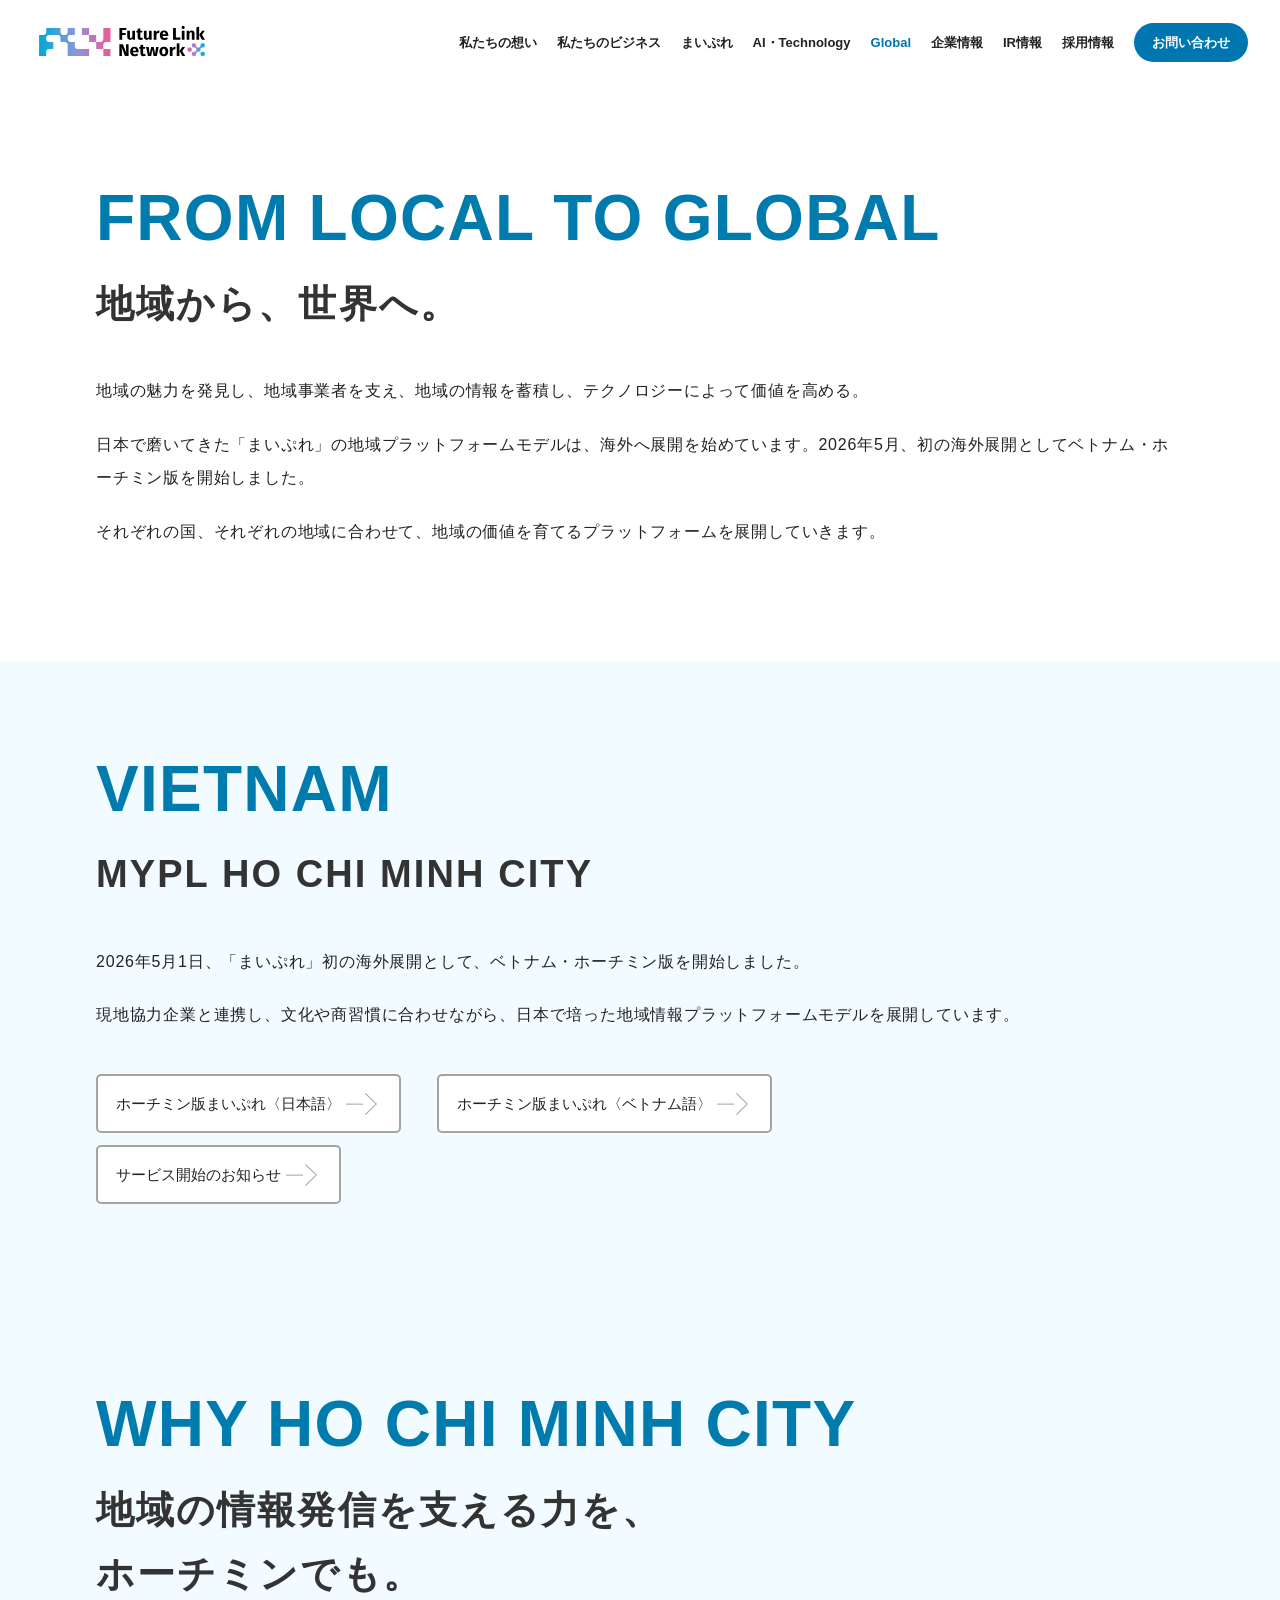
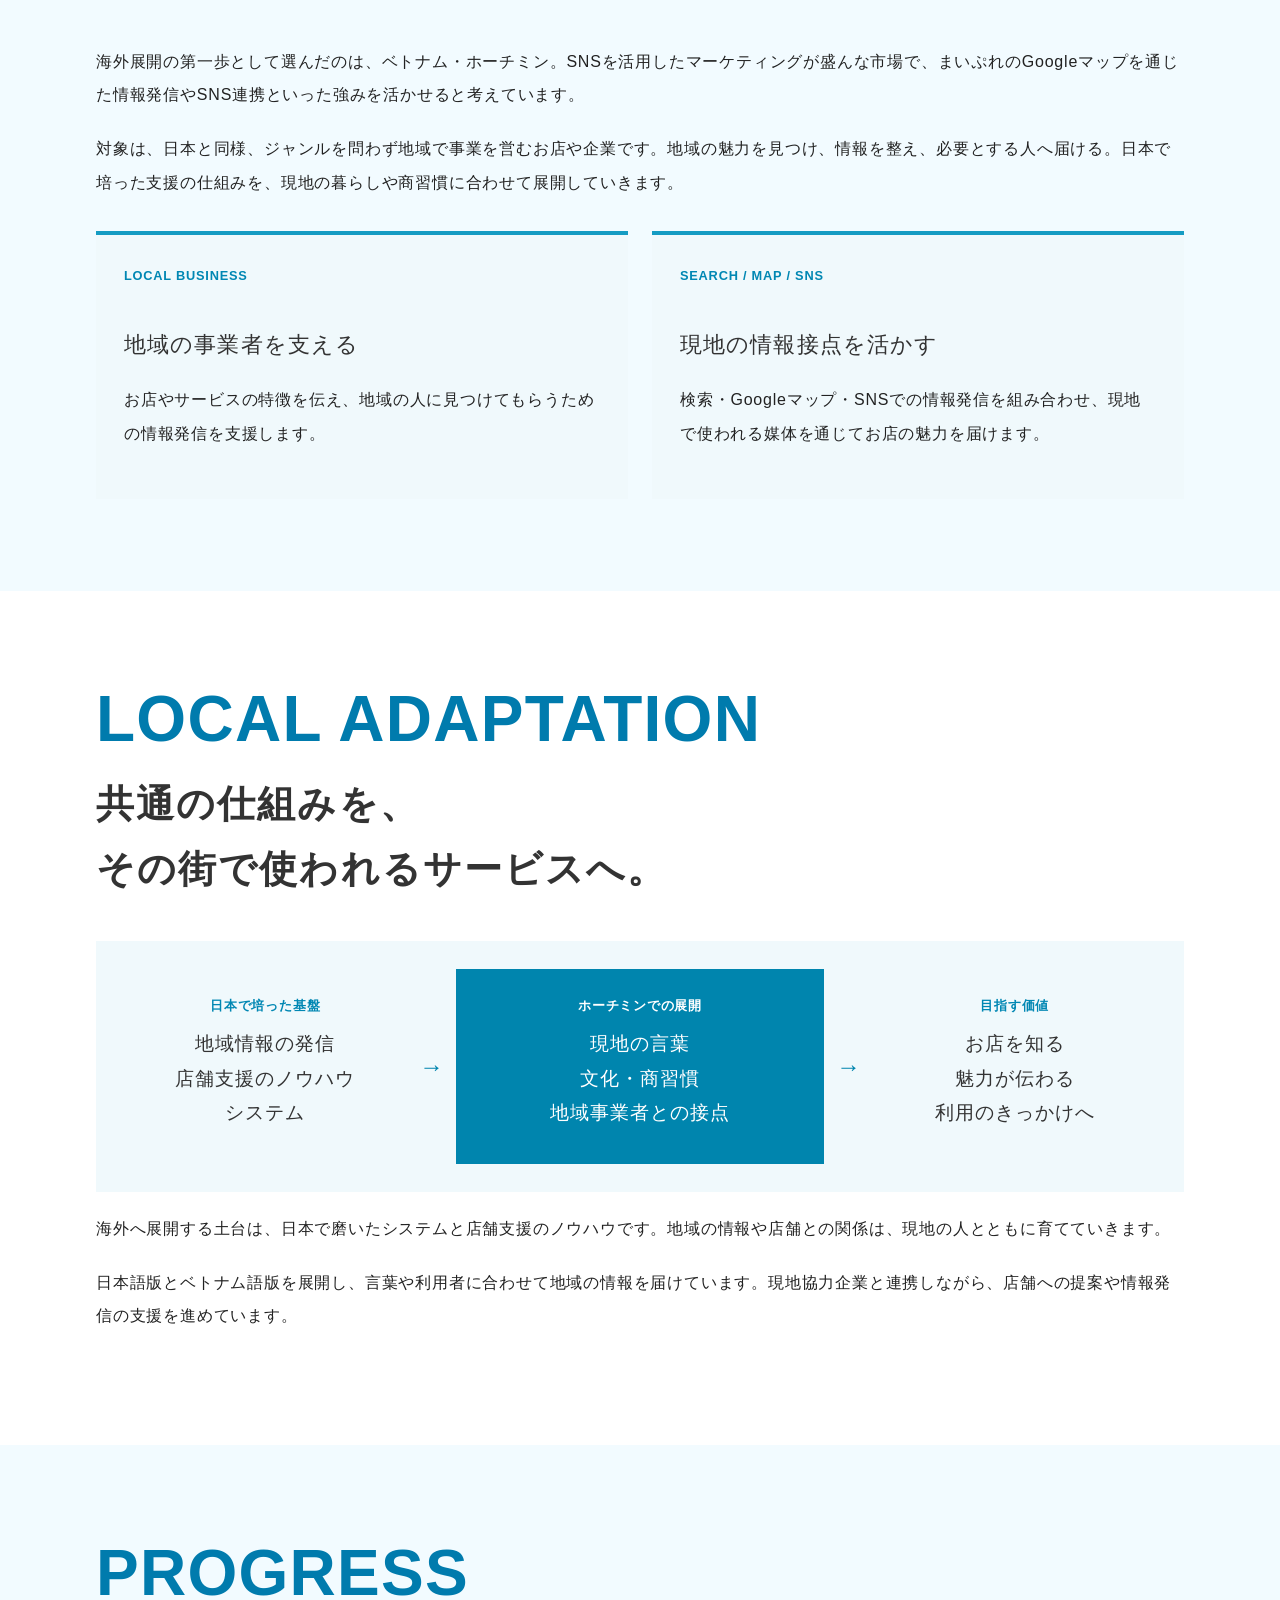
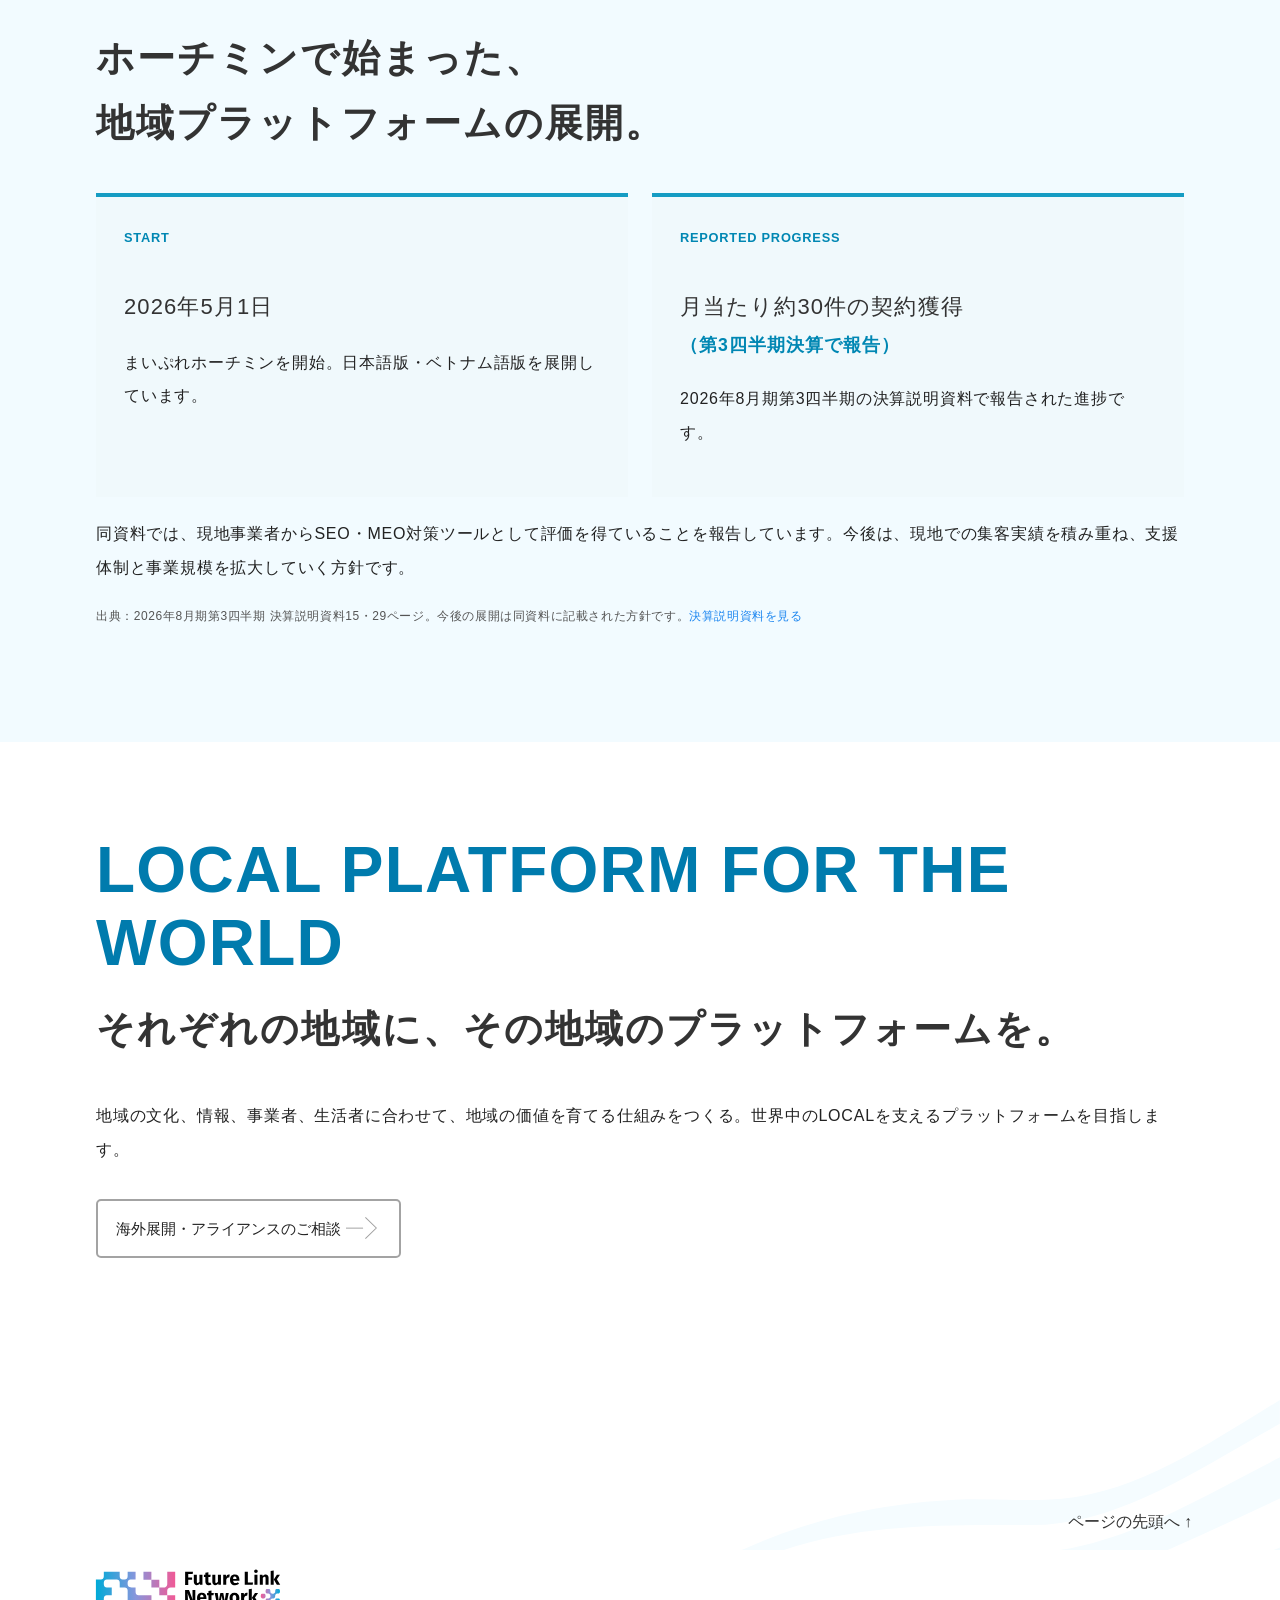
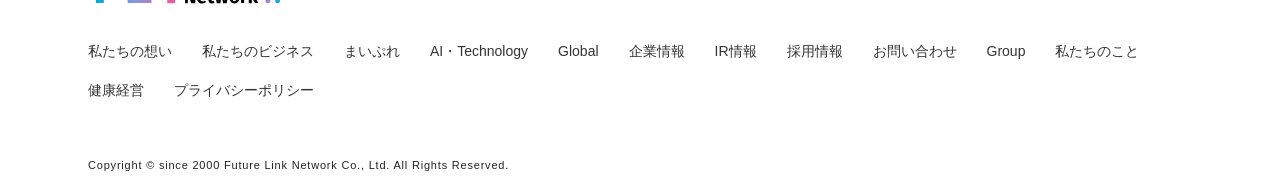
<file: global/index.html>
<!doctype html>
<html lang="ja"><head><meta charset="utf-8"><meta name="viewport" content="width=device-width,initial-scale=1"><title>Global | 株式会社フューチャーリンクネットワーク</title><meta name="description" content="地域との継続的な接点と「まいぷれ」の共通基盤に、デジタル・AIを組み合わせ、情報発信から日々の経営まで地域の事業を支えるフューチャーリンクネットワーク。Global"><meta name="robots" content="noindex,nofollow"><link rel="canonical" href="https://www.futurelink.co.jp/global/"><meta property="og:type" content="website"><meta property="og:title" content="Global | 株式会社フューチャーリンクネットワーク"><meta property="og:description" content="地域との継続的な接点と「まいぷれ」の共通基盤に、デジタル・AIを組み合わせ、情報発信から日々の経営まで地域の事業を支えるフューチャーリンクネットワーク。Global"><meta property="og:url" content="https://www.futurelink.co.jp/global/"><meta property="og:image" content="https://www.futurelink.co.jp/wp-content/themes/fln_web/common/images/sec_main_top.jpg"><meta property="og:locale" content="ja_JP"><meta name="twitter:card" content="summary_large_image"><link rel="icon" href="../files/images/favicon.ico"><link rel="stylesheet" href="../files/css/uikit.min.css"><link rel="stylesheet" href="../files/css/style.css"><link rel="stylesheet" href="../files/css/style_pages.css"><link rel="stylesheet" href="../files/css/css2"><link rel="stylesheet" href="../files/css/renewal.css?v=feedback-20261010"><script type="application/ld+json">{"@context": "https://schema.org", "@graph": [{"@type": "Organization", "@id": "https://www.futurelink.co.jp/#organization", "name": "株式会社フューチャーリンクネットワーク", "url": "https://www.futurelink.co.jp/", "description": "地域情報プラットフォーム「まいぷれ」を基盤に、地域事業者の経営支援と地域活性化を推進。", "foundingDate": "2000-03-02", "founder": {"@type": "Person", "name": "石井丈晴"}}, {"@type": "WebPage", "name": "Global", "url": "https://www.futurelink.co.jp/global/", "inLanguage": "ja", "about": {"@id": "https://www.futurelink.co.jp/#organization"}}]}</script><script defer src="../files/js/uikit.min.js"></script><script defer src="../files/js/renewal.js"></script></head><body id="top" class="renewal page"><a class="skip-link" href="#main">本文へ移動</a><header class="renew-header"><nav aria-label="メインナビゲーション" class="uk-navbar-container"><a class="renew-logo" href="../"><img src="../files/images/logo3.svg" width="180" height="60" alt="株式会社フューチャーリンクネットワーク TOP"></a><ul class="renew-desktop-nav"><li><a href="../message/">私たちの想い</a></li><li><a href="../business/">私たちのビジネス</a></li><li><a href="../mypl/">まいぷれ</a></li><li><a href="../technology/">AI・Technology</a></li><li><a href="../global/" aria-current="page">Global</a></li><li><a href="../company/">企業情報</a></li><li><a href="https://www.futurelink.co.jp/ir/">IR情報</a></li><li><a href="https://near-foam-7a2.notion.site/eeb8e414945f82809694819978bc69b9">採用情報</a></li><li><a href="../inquiry/">お問い合わせ</a></li></ul><details class="renew-mobile-nav"><summary>メニュー</summary><ul><li><a href="../message/">私たちの想い</a></li><li><a href="../business/">私たちのビジネス</a></li><li><a href="../mypl/">まいぷれ</a></li><li><a href="../technology/">AI・Technology</a></li><li><a href="../global/" aria-current="page">Global</a></li><li><a href="../company/">企業情報</a></li><li><a href="https://www.futurelink.co.jp/ir/">IR情報</a></li><li><a href="https://near-foam-7a2.notion.site/eeb8e414945f82809694819978bc69b9">採用情報</a></li><li><a href="../inquiry/">お問い合わせ</a></li></ul></details></nav></header><main id="main"><section class="renew-section "><div class="uk-container"><div class="content_wrap"><h1 class="renew-heading"><span class="renew-en">FROM LOCAL TO GLOBAL</span>地域から、世界へ。</h1><p>地域の魅力を発見し、地域事業者を支え、地域の情報を蓄積し、テクノロジーによって価値を高める。</p><p>日本で磨いてきた「まいぷれ」の地域プラットフォームモデルは、海外へ展開を始めています。2026年5月、初の海外展開としてベトナム・ホーチミン版を開始しました。</p><p>それぞれの国、それぞれの地域に合わせて、地域の価値を育てるプラットフォームを展開していきます。</p></div></div></section><section class="renew-section tint"><div class="uk-container"><div class="content_wrap"><h2 class="renew-heading"><span class="renew-en">VIETNAM</span>MYPL HO CHI MINH CITY</h2><p>2026年5月1日、「まいぷれ」初の海外展開として、ベトナム・ホーチミン版を開始しました。</p><p>現地協力企業と連携し、文化や商習慣に合わせながら、日本で培った地域情報プラットフォームモデルを展開しています。</p><div class="renew-actions"><a class="btn_link" href="https://hochiminh-ja.mypl.net/">ホーチミン版まいぷれ〈日本語〉</a><a class="btn_link" href="https://hochiminh-vi.mypl.net/">ホーチミン版まいぷれ〈ベトナム語〉</a></div><a class="btn_link" href="https://www.futurelink.co.jp/topic/20260501/">サービス開始のお知らせ</a></div></div></section><section class="renew-section tint"><div class="uk-container"><div class="content_wrap"><h2 class="renew-heading"><span class="renew-en">WHY HO CHI MINH CITY</span>地域の情報発信を支える力を、<br>ホーチミンでも。</h2><p>海外展開の第一歩として選んだのは、ベトナム・ホーチミン。SNSを活用したマーケティングが盛んな市場で、まいぷれのGoogleマップを通じた情報発信やSNS連携といった強みを活かせると考えています。</p><p>対象は、日本と同様、ジャンルを問わず地域で事業を営むお店や企業です。地域の魅力を見つけ、情報を整え、必要とする人へ届ける。日本で培った支援の仕組みを、現地の暮らしや商習慣に合わせて展開していきます。</p><div class="mypl-roles"><article><small>LOCAL BUSINESS</small><h3>地域の事業者を支える</h3><p>お店やサービスの特徴を伝え、地域の人に見つけてもらうための情報発信を支援します。</p></article><article><small>SEARCH / MAP / SNS</small><h3>現地の情報接点を活かす</h3><p>検索・Googleマップ・SNSでの情報発信を組み合わせ、現地で使われる媒体を通じてお店の魅力を届けます。</p></article></div></div></div></section>
<section class="renew-section"><div class="uk-container"><div class="content_wrap"><h2 class="renew-heading"><span class="renew-en">LOCAL ADAPTATION</span>共通の仕組みを、<br>その街で使われるサービスへ。</h2><div class="mypl-map"><div><small>日本で培った基盤</small><h3>地域情報の発信<br>店舗支援のノウハウ<br>システム</h3></div><span class="mypl-arrow" aria-hidden="true">→</span><div class="mypl-map-core"><small>ホーチミンでの展開</small><h3>現地の言葉<br>文化・商習慣<br>地域事業者との接点</h3></div><span class="mypl-arrow" aria-hidden="true">→</span><div><small>目指す価値</small><h3>お店を知る<br>魅力が伝わる<br>利用のきっかけへ</h3></div></div><p>海外へ展開する土台は、日本で磨いたシステムと店舗支援のノウハウです。地域の情報や店舗との関係は、現地の人とともに育てていきます。</p><p>日本語版とベトナム語版を展開し、言葉や利用者に合わせて地域の情報を届けています。現地協力企業と連携しながら、店舗への提案や情報発信の支援を進めています。</p></div></div></section>
<section class="renew-section tint"><div class="uk-container"><div class="content_wrap"><h2 class="renew-heading"><span class="renew-en">PROGRESS</span>ホーチミンで始まった、<br>地域プラットフォームの展開。</h2><div class="mypl-roles"><article><small>START</small><h3>2026年5月1日</h3><p>まいぷれホーチミンを開始。日本語版・ベトナム語版を展開しています。</p></article><article><small>REPORTED PROGRESS</small><h3>月当たり約30件の契約獲得<br><small>（第3四半期決算で報告）</small></h3><p>2026年8月期第3四半期の決算説明資料で報告された進捗です。</p></article></div><p>同資料では、現地事業者からSEO・MEO対策ツールとして評価を得ていることを報告しています。今後は、現地での集客実績を積み重ね、支援体制と事業規模を拡大していく方針です。</p><p class="renew-note">出典：2026年8月期第3四半期 決算説明資料15・29ページ。今後の展開は同資料に記載された方針です。<a href="https://global-assets.irdirect.jp/pdf/menu_file/9241/20260716123546_1676.pdf">決算説明資料を見る</a></p></div></div></section>
<section class="renew-section "><div class="uk-container"><div class="content_wrap"><h2 class="renew-heading"><span class="renew-en">LOCAL PLATFORM FOR THE WORLD</span>それぞれの地域に、その地域のプラットフォームを。</h2><p>地域の文化、情報、事業者、生活者に合わせて、地域の価値を育てる仕組みをつくる。世界中のLOCALを支えるプラットフォームを目指します。</p><a class="btn_link" href="../inquiry/#global">海外展開・アライアンスのご相談</a></div></div></section></main><footer class="renew-footer"><div class="sec_footer"><div class="uk-container"><a href="#top" class="renew-back-top">ページの先頭へ ↑</a><img src="../files/images/logo3.svg" width="200" alt="フューチャーリンクネットワーク"><ul class="renew-footer-nav"><li><a href="../message/">私たちの想い</a></li><li><a href="../business/">私たちのビジネス</a></li><li><a href="../mypl/">まいぷれ</a></li><li><a href="../technology/">AI・Technology</a></li><li><a href="../global/" aria-current="page">Global</a></li><li><a href="../company/">企業情報</a></li><li><a href="https://www.futurelink.co.jp/ir/">IR情報</a></li><li><a href="https://near-foam-7a2.notion.site/eeb8e414945f82809694819978bc69b9">採用情報</a></li><li><a href="../inquiry/">お問い合わせ</a></li><li><a href="../group/">Group</a></li><li><a href="https://www.futurelink.co.jp/member/">私たちのこと</a></li><li><a href="https://www.futurelink.co.jp/health_management/">健康経営</a></li><li><a href="https://www.futurelink.co.jp/privacy/">プライバシーポリシー</a></li></ul><p><small>Copyright © since 2000 Future Link Network Co., Ltd. All Rights Reserved.</small></p></div></div></footer></body></html>
</file>
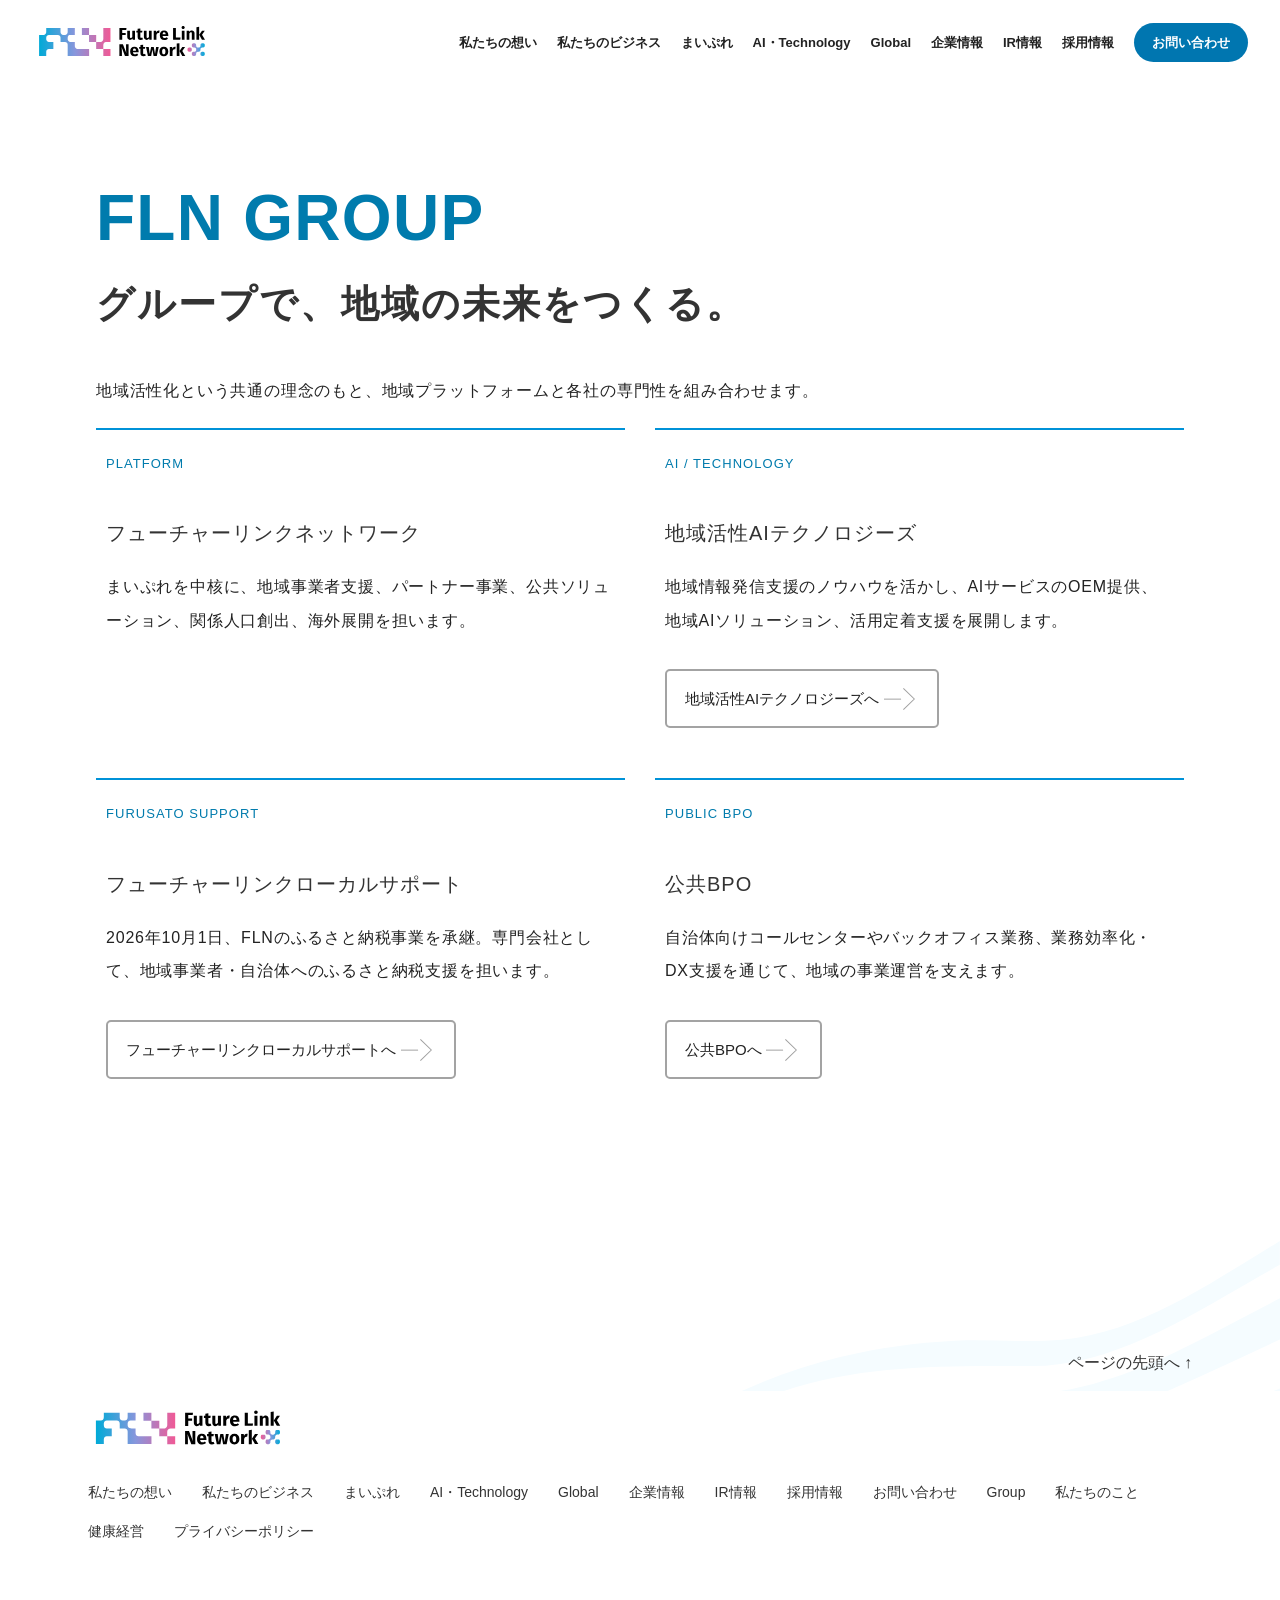
<file: group/index.html>
<!doctype html>
<html lang="ja"><head><meta charset="utf-8"><meta name="viewport" content="width=device-width,initial-scale=1"><title>FLN GROUP | 株式会社フューチャーリンクネットワーク</title><meta name="description" content="地域情報プラットフォーム「まいぷれ」を基盤に、地域事業者支援、AI・SaaS、官民協働、関係人口創出、海外展開を推進するフューチャーリンクネットワーク。FLN GROUP"><meta name="robots" content="noindex,nofollow"><link rel="canonical" href="https://www.futurelink.co.jp/group/"><meta property="og:type" content="website"><meta property="og:title" content="FLN GROUP | 株式会社フューチャーリンクネットワーク"><meta property="og:description" content="地域情報プラットフォーム「まいぷれ」を基盤に、地域事業者支援、AI・SaaS、官民協働、関係人口創出、海外展開を推進するフューチャーリンクネットワーク。FLN GROUP"><meta property="og:url" content="https://www.futurelink.co.jp/group/"><meta property="og:image" content="https://www.futurelink.co.jp/wp-content/themes/fln_web/common/images/sec_main_top.jpg"><meta property="og:locale" content="ja_JP"><meta name="twitter:card" content="summary_large_image"><link rel="icon" href="../files/images/favicon.ico"><link rel="stylesheet" href="../files/css/uikit.min.css"><link rel="stylesheet" href="../files/css/style.css"><link rel="stylesheet" href="../files/css/style_pages.css"><link rel="stylesheet" href="../files/css/css2"><link rel="stylesheet" href="../files/css/renewal.css?v=feedback-20261010"><script type="application/ld+json">{"@context": "https://schema.org", "@graph": [{"@type": "Organization", "@id": "https://www.futurelink.co.jp/#organization", "name": "株式会社フューチャーリンクネットワーク", "url": "https://www.futurelink.co.jp/", "description": "地域情報プラットフォーム「まいぷれ」を基盤に、地域事業者の経営支援と地域活性化を推進。", "foundingDate": "2000-03-02", "founder": {"@type": "Person", "name": "石井丈晴"}}, {"@type": "WebPage", "name": "FLN GROUP", "url": "https://www.futurelink.co.jp/group/", "inLanguage": "ja", "about": {"@id": "https://www.futurelink.co.jp/#organization"}}]}</script><script defer src="../files/js/uikit.min.js"></script><script defer src="../files/js/renewal.js"></script></head><body id="top" class="renewal page"><a class="skip-link" href="#main">本文へ移動</a><header class="renew-header"><nav aria-label="メインナビゲーション" class="uk-navbar-container"><a class="renew-logo" href="../"><img src="../files/images/logo3.svg" width="180" height="60" alt="株式会社フューチャーリンクネットワーク TOP"></a><ul class="renew-desktop-nav"><li><a href="../message/">私たちの想い</a></li><li><a href="../business/">私たちのビジネス</a></li><li><a href="../mypl/">まいぷれ</a></li><li><a href="../technology/">AI・Technology</a></li><li><a href="../global/">Global</a></li><li><a href="../company/">企業情報</a></li><li><a href="https://www.futurelink.co.jp/ir/">IR情報</a></li><li><a href="https://near-foam-7a2.notion.site/eeb8e414945f82809694819978bc69b9">採用情報</a></li><li><a href="../inquiry/">お問い合わせ</a></li></ul><details class="renew-mobile-nav"><summary>メニュー</summary><ul><li><a href="../message/">私たちの想い</a></li><li><a href="../business/">私たちのビジネス</a></li><li><a href="../mypl/">まいぷれ</a></li><li><a href="../technology/">AI・Technology</a></li><li><a href="../global/">Global</a></li><li><a href="../company/">企業情報</a></li><li><a href="https://www.futurelink.co.jp/ir/">IR情報</a></li><li><a href="https://near-foam-7a2.notion.site/eeb8e414945f82809694819978bc69b9">採用情報</a></li><li><a href="../inquiry/">お問い合わせ</a></li></ul></details></nav></header><main id="main"><section class="renew-section "><div class="uk-container"><div class="content_wrap"><h1 class="renew-heading"><span class="renew-en">FLN GROUP</span>グループで、地域の未来をつくる。</h1><p>地域活性化という共通の理念のもと、地域プラットフォームと各社の専門性を組み合わせます。</p><div class="group-grid"><article><p class="renew-label">PLATFORM</p><h3>フューチャーリンクネットワーク</h3><p>まいぷれを中核に、地域事業者支援、パートナー事業、公共ソリューション、関係人口創出、海外展開を担います。</p></article><article><p class="renew-label">AI / TECHNOLOGY</p><h3>地域活性AIテクノロジーズ</h3><p>地域情報発信支援のノウハウを活かし、AIサービスのOEM提供、地域AIソリューション、活用定着支援を展開します。</p><a class="btn_link" href="https://local-revitalization.ai/">地域活性AIテクノロジーズへ</a></article><article><p class="renew-label">FURUSATO SUPPORT</p><h3>フューチャーリンクローカルサポート</h3><p>2026年10月1日、FLNのふるさと納税事業を承継。専門会社として、地域事業者・自治体へのふるさと納税支援を担います。</p><a class="btn_link" href="https://futurelink-ls.co.jp/">フューチャーリンクローカルサポートへ</a></article><article><p class="renew-label">PUBLIC BPO</p><h3>公共BPO</h3><p>自治体向けコールセンターやバックオフィス業務、業務効率化・DX支援を通じて、地域の事業運営を支えます。</p><a class="btn_link" href="https://public-bpo.co.jp/">公共BPOへ</a></article></div></div></div></section></main><footer class="renew-footer"><div class="sec_footer"><div class="uk-container"><a href="#top" class="renew-back-top">ページの先頭へ ↑</a><img src="../files/images/logo3.svg" width="200" alt="フューチャーリンクネットワーク"><ul class="renew-footer-nav"><li><a href="../message/">私たちの想い</a></li><li><a href="../business/">私たちのビジネス</a></li><li><a href="../mypl/">まいぷれ</a></li><li><a href="../technology/">AI・Technology</a></li><li><a href="../global/">Global</a></li><li><a href="../company/">企業情報</a></li><li><a href="https://www.futurelink.co.jp/ir/">IR情報</a></li><li><a href="https://near-foam-7a2.notion.site/eeb8e414945f82809694819978bc69b9">採用情報</a></li><li><a href="../inquiry/">お問い合わせ</a></li><li><a href="../group/">Group</a></li><li><a href="https://www.futurelink.co.jp/member/">私たちのこと</a></li><li><a href="https://www.futurelink.co.jp/health_management/">健康経営</a></li><li><a href="https://www.futurelink.co.jp/privacy/">プライバシーポリシー</a></li></ul><p><small>Copyright © since 2000 Future Link Network Co., Ltd. All Rights Reserved.</small></p></div></div></footer></body></html>
</file>
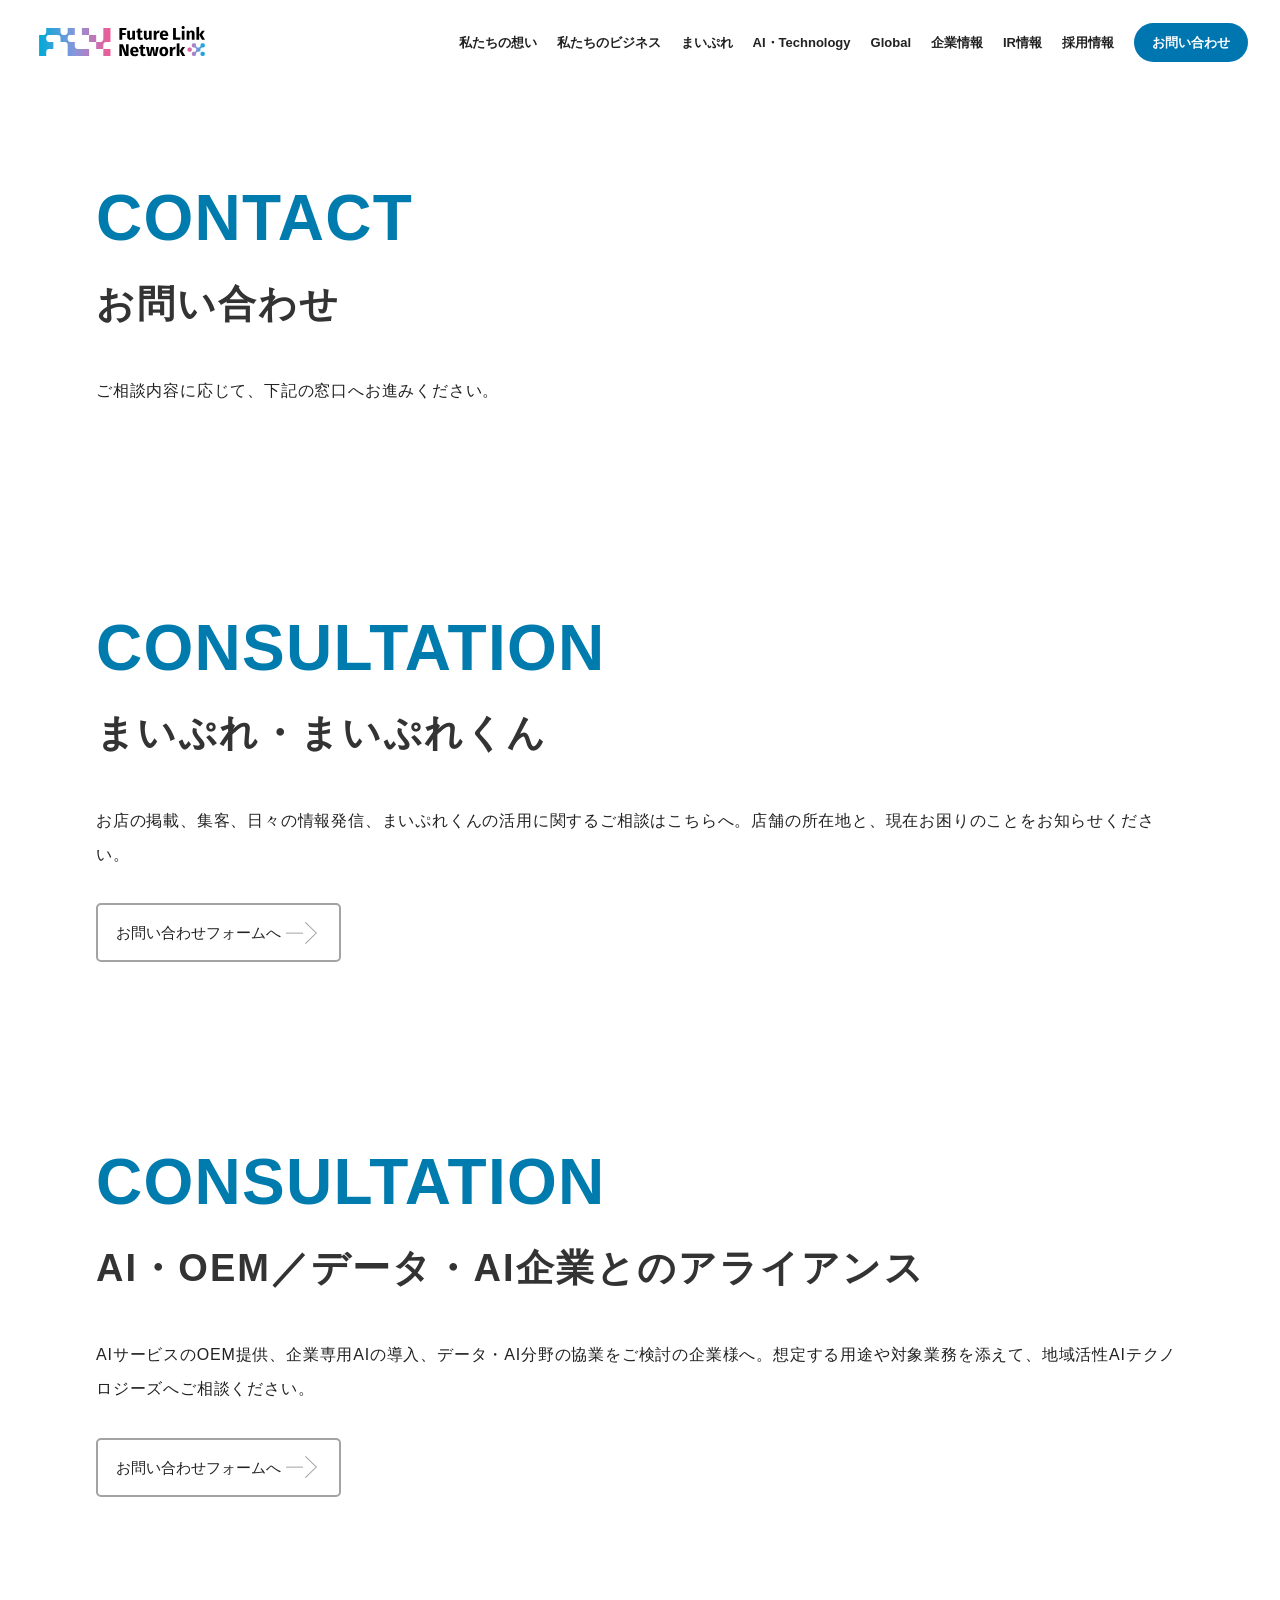
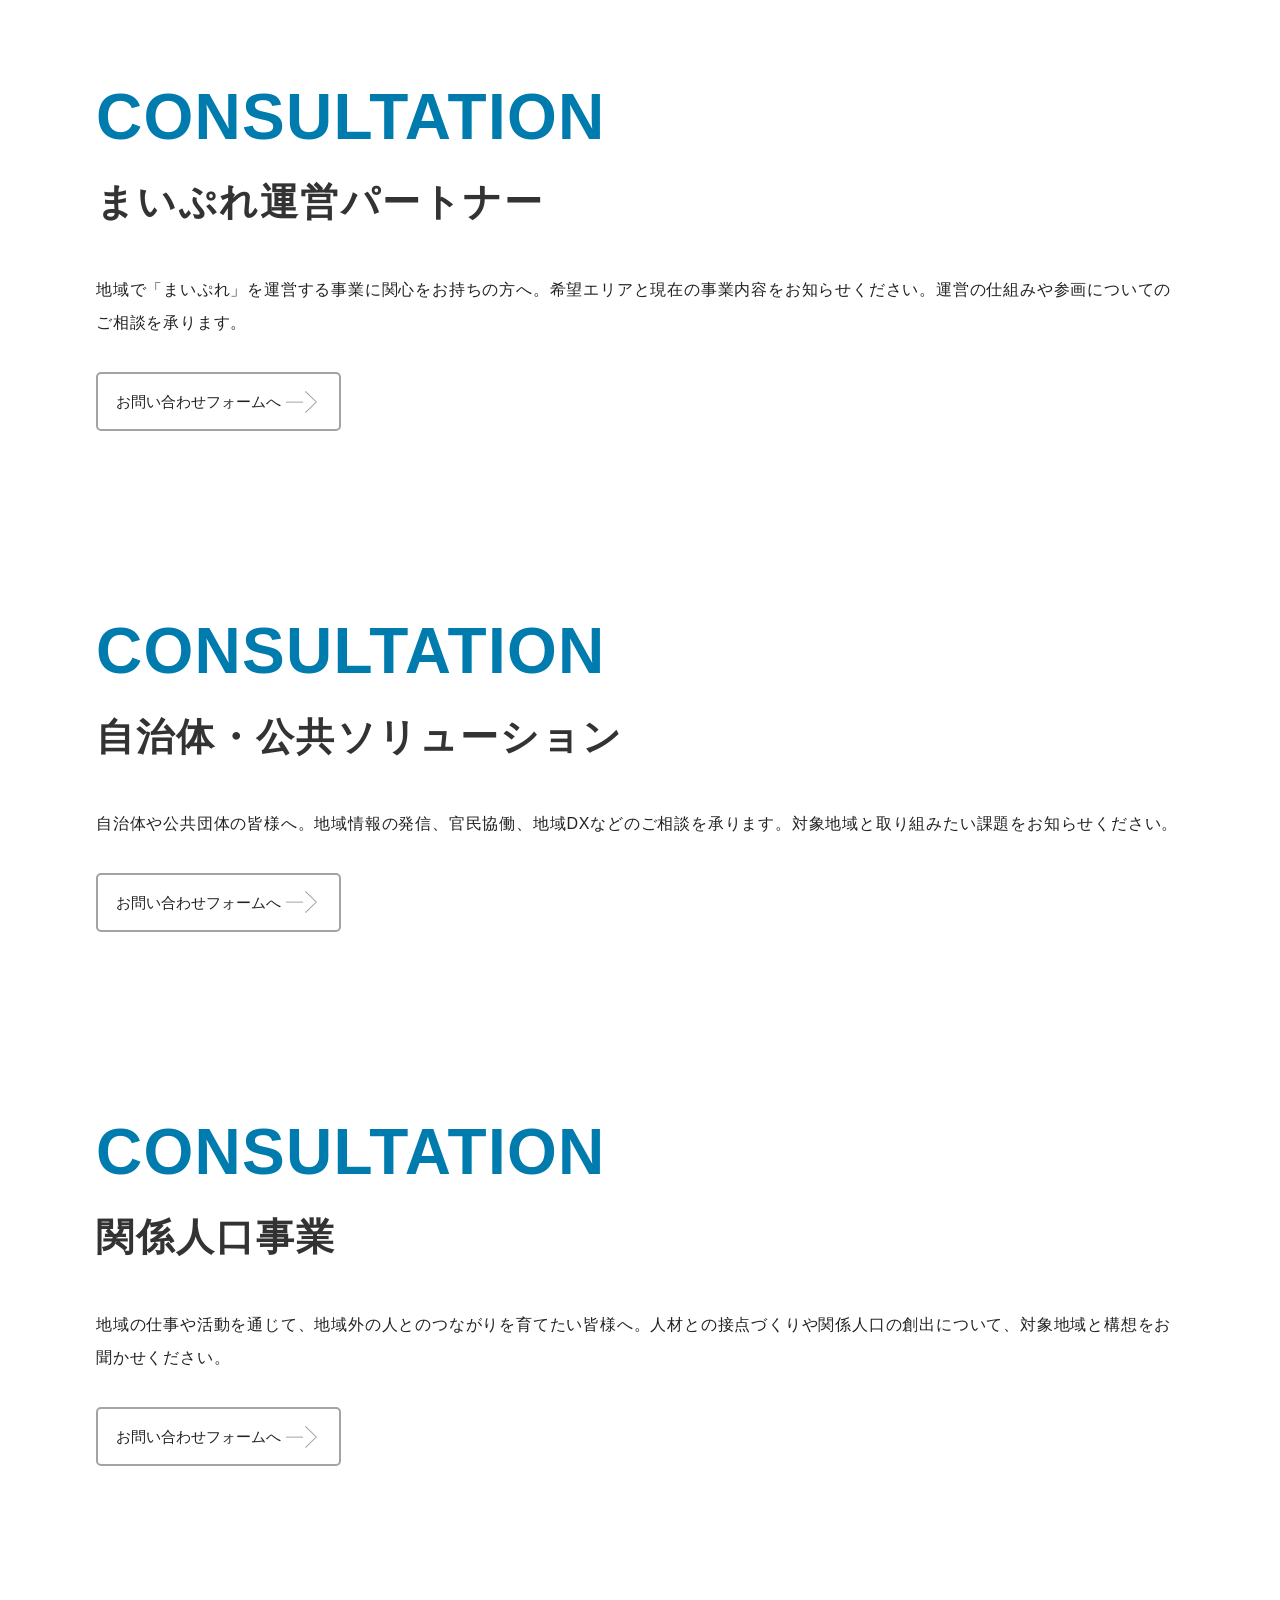
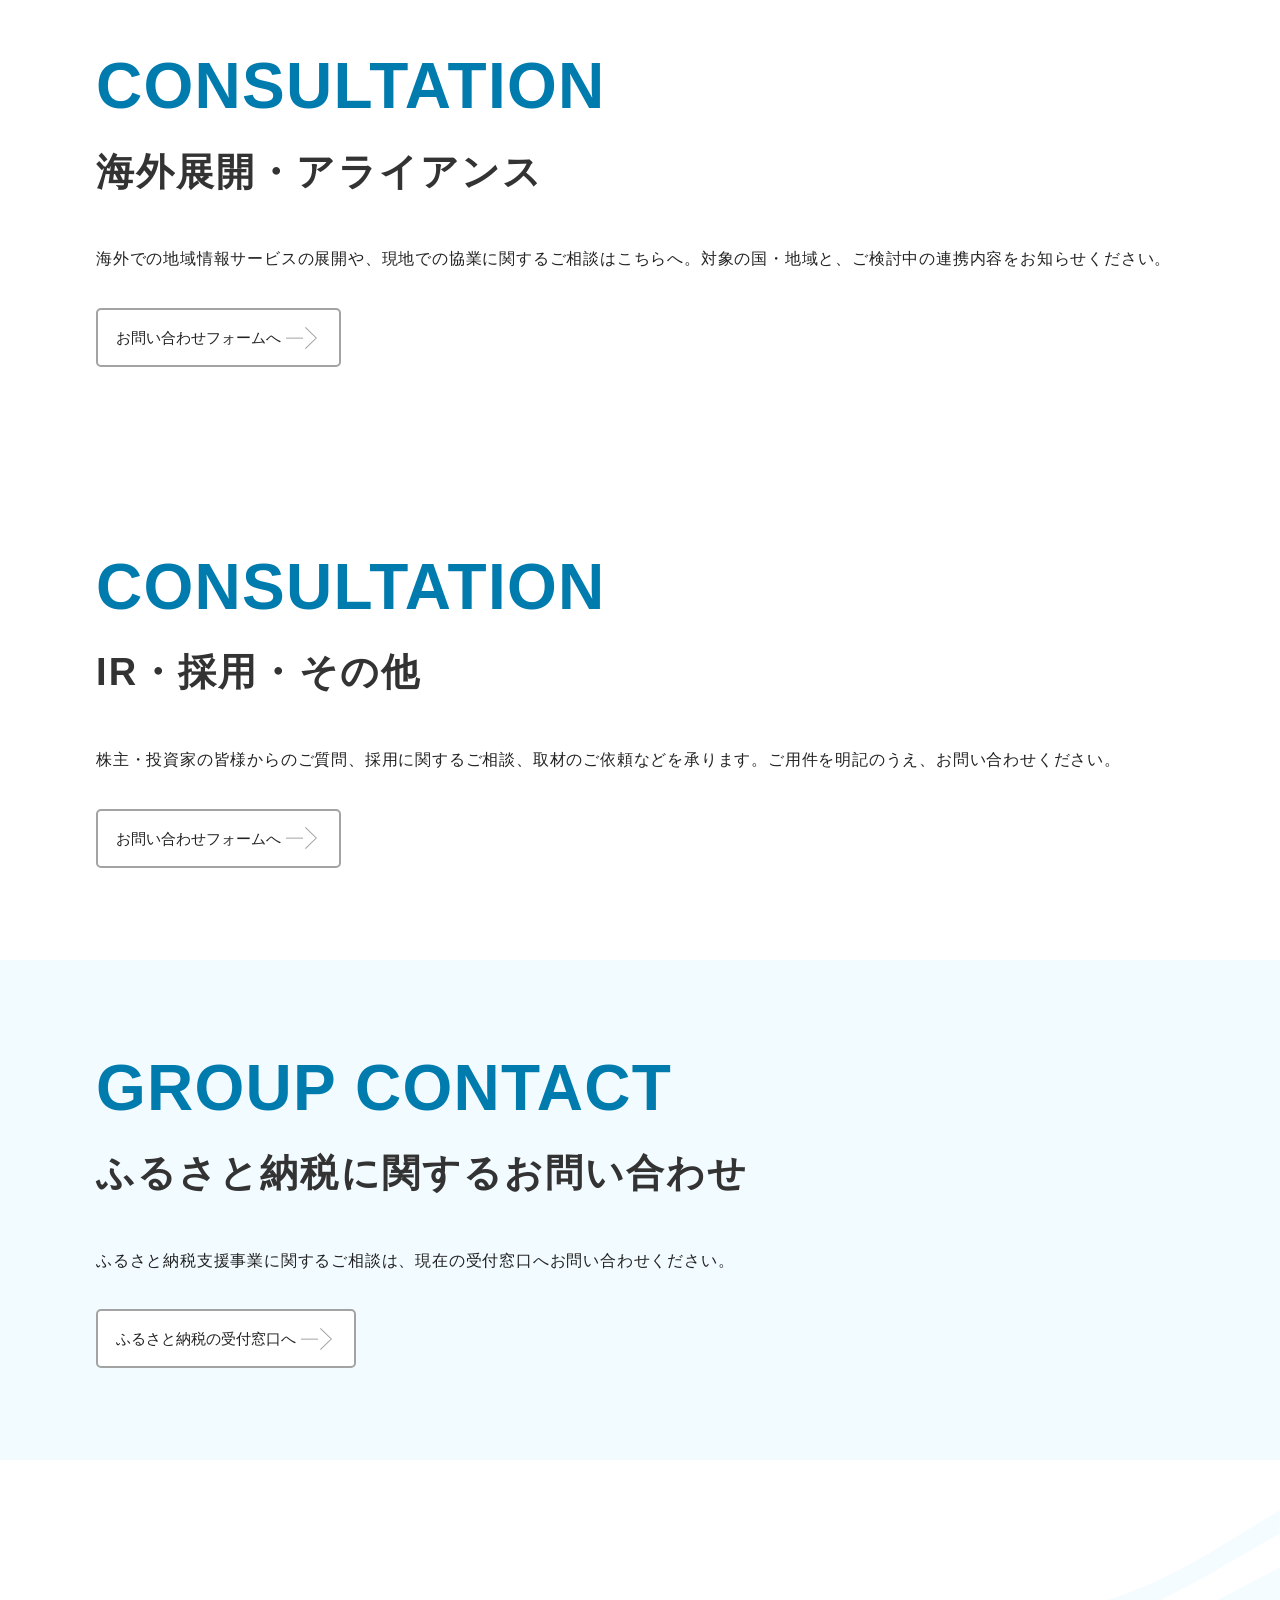
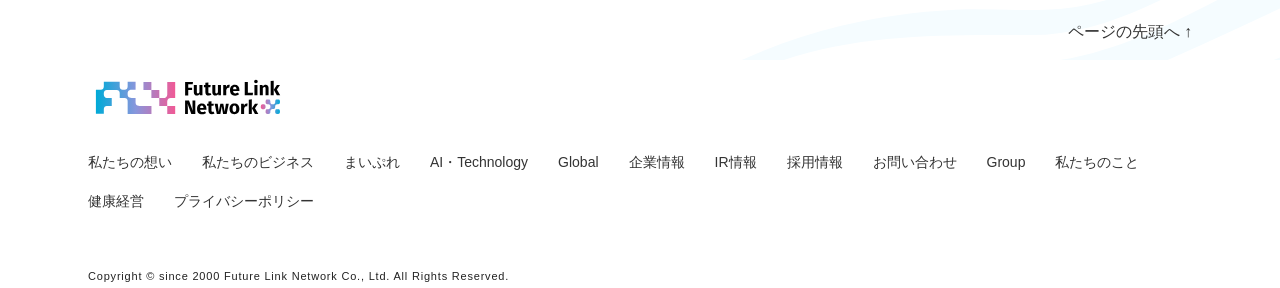
<file: inquiry/index.html>
<!doctype html>
<html lang="ja"><head><meta charset="utf-8"><meta name="viewport" content="width=device-width,initial-scale=1"><title>お問い合わせ | 株式会社フューチャーリンクネットワーク</title><meta name="description" content="地域情報プラットフォーム「まいぷれ」を基盤に、地域事業者支援、AI・SaaS、官民協働、関係人口創出、海外展開を推進するフューチャーリンクネットワーク。お問い合わせ"><meta name="robots" content="noindex,nofollow"><link rel="canonical" href="https://www.futurelink.co.jp/inquiry/"><meta property="og:type" content="website"><meta property="og:title" content="お問い合わせ | 株式会社フューチャーリンクネットワーク"><meta property="og:description" content="地域情報プラットフォーム「まいぷれ」を基盤に、地域事業者支援、AI・SaaS、官民協働、関係人口創出、海外展開を推進するフューチャーリンクネットワーク。お問い合わせ"><meta property="og:url" content="https://www.futurelink.co.jp/inquiry/"><meta property="og:image" content="https://www.futurelink.co.jp/wp-content/themes/fln_web/common/images/sec_main_top.jpg"><meta property="og:locale" content="ja_JP"><meta name="twitter:card" content="summary_large_image"><link rel="icon" href="../files/images/favicon.ico"><link rel="stylesheet" href="../files/css/uikit.min.css"><link rel="stylesheet" href="../files/css/style.css"><link rel="stylesheet" href="../files/css/style_pages.css"><link rel="stylesheet" href="../files/css/css2"><link rel="stylesheet" href="../files/css/renewal.css?v=feedback-20261010"><script type="application/ld+json">{"@context": "https://schema.org", "@graph": [{"@type": "Organization", "@id": "https://www.futurelink.co.jp/#organization", "name": "株式会社フューチャーリンクネットワーク", "url": "https://www.futurelink.co.jp/", "description": "地域情報プラットフォーム「まいぷれ」を基盤に、地域事業者の経営支援と地域活性化を推進。", "foundingDate": "2000-03-02", "founder": {"@type": "Person", "name": "石井丈晴"}}, {"@type": "WebPage", "name": "お問い合わせ", "url": "https://www.futurelink.co.jp/inquiry/", "inLanguage": "ja", "about": {"@id": "https://www.futurelink.co.jp/#organization"}}]}</script><script defer src="../files/js/uikit.min.js"></script><script defer src="../files/js/renewal.js"></script></head><body id="top" class="renewal page"><a class="skip-link" href="#main">本文へ移動</a><header class="renew-header"><nav aria-label="メインナビゲーション" class="uk-navbar-container"><a class="renew-logo" href="../"><img src="../files/images/logo3.svg" width="180" height="60" alt="株式会社フューチャーリンクネットワーク TOP"></a><ul class="renew-desktop-nav"><li><a href="../message/">私たちの想い</a></li><li><a href="../business/">私たちのビジネス</a></li><li><a href="../mypl/">まいぷれ</a></li><li><a href="../technology/">AI・Technology</a></li><li><a href="../global/">Global</a></li><li><a href="../company/">企業情報</a></li><li><a href="https://www.futurelink.co.jp/ir/">IR情報</a></li><li><a href="https://near-foam-7a2.notion.site/eeb8e414945f82809694819978bc69b9">採用情報</a></li><li><a href="../inquiry/" aria-current="page">お問い合わせ</a></li></ul><details class="renew-mobile-nav"><summary>メニュー</summary><ul><li><a href="../message/">私たちの想い</a></li><li><a href="../business/">私たちのビジネス</a></li><li><a href="../mypl/">まいぷれ</a></li><li><a href="../technology/">AI・Technology</a></li><li><a href="../global/">Global</a></li><li><a href="../company/">企業情報</a></li><li><a href="https://www.futurelink.co.jp/ir/">IR情報</a></li><li><a href="https://near-foam-7a2.notion.site/eeb8e414945f82809694819978bc69b9">採用情報</a></li><li><a href="../inquiry/" aria-current="page">お問い合わせ</a></li></ul></details></nav></header><main id="main"><section class="renew-section "><div class="uk-container"><div class="content_wrap"><h1 class="renew-heading"><span class="renew-en">CONTACT</span>お問い合わせ</h1><p>ご相談内容に応じて、下記の窓口へお進みください。</p></div></div></section><section class="renew-section " id="mypl"><div class="uk-container"><div class="content_wrap"><h2 class="renew-heading"><span class="renew-en">CONSULTATION</span>まいぷれ・まいぷれくん</h2><p>お店の掲載、集客、日々の情報発信、まいぷれくんの活用に関するご相談はこちらへ。店舗の所在地と、現在お困りのことをお知らせください。</p><a class="btn_link" href="https://www.futurelink.co.jp/inquiry/#mail">お問い合わせフォームへ</a></div></div></section><section class="renew-section " id="ai"><div class="uk-container"><div class="content_wrap"><h2 class="renew-heading"><span class="renew-en">CONSULTATION</span>AI・OEM／データ・AI企業とのアライアンス</h2><p>AIサービスのOEM提供、企業専用AIの導入、データ・AI分野の協業をご検討の企業様へ。想定する用途や対象業務を添えて、地域活性AIテクノロジーズへご相談ください。</p><a class="btn_link" href="https://local-revitalization.ai/contact/">お問い合わせフォームへ</a></div></div></section><section class="renew-section " id="partner"><div class="uk-container"><div class="content_wrap"><h2 class="renew-heading"><span class="renew-en">CONSULTATION</span>まいぷれ運営パートナー</h2><p>地域で「まいぷれ」を運営する事業に関心をお持ちの方へ。希望エリアと現在の事業内容をお知らせください。運営の仕組みや参画についてのご相談を承ります。</p><a class="btn_link" href="https://www.futurelink.co.jp/inquiry/#mail">お問い合わせフォームへ</a></div></div></section><section class="renew-section " id="public"><div class="uk-container"><div class="content_wrap"><h2 class="renew-heading"><span class="renew-en">CONSULTATION</span>自治体・公共ソリューション</h2><p>自治体や公共団体の皆様へ。地域情報の発信、官民協働、地域DXなどのご相談を承ります。対象地域と取り組みたい課題をお知らせください。</p><a class="btn_link" href="https://www.futurelink.co.jp/inquiry/#mail">お問い合わせフォームへ</a></div></div></section><section class="renew-section " id="relationship"><div class="uk-container"><div class="content_wrap"><h2 class="renew-heading"><span class="renew-en">CONSULTATION</span>関係人口事業</h2><p>地域の仕事や活動を通じて、地域外の人とのつながりを育てたい皆様へ。人材との接点づくりや関係人口の創出について、対象地域と構想をお聞かせください。</p><a class="btn_link" href="https://www.futurelink.co.jp/inquiry/#mail">お問い合わせフォームへ</a></div></div></section><section class="renew-section " id="global"><div class="uk-container"><div class="content_wrap"><h2 class="renew-heading"><span class="renew-en">CONSULTATION</span>海外展開・アライアンス</h2><p>海外での地域情報サービスの展開や、現地での協業に関するご相談はこちらへ。対象の国・地域と、ご検討中の連携内容をお知らせください。</p><a class="btn_link" href="https://www.futurelink.co.jp/inquiry/#mail">お問い合わせフォームへ</a></div></div></section><section class="renew-section " id="other"><div class="uk-container"><div class="content_wrap"><h2 class="renew-heading"><span class="renew-en">CONSULTATION</span>IR・採用・その他</h2><p>株主・投資家の皆様からのご質問、採用に関するご相談、取材のご依頼などを承ります。ご用件を明記のうえ、お問い合わせください。</p><a class="btn_link" href="https://www.futurelink.co.jp/inquiry/#mail">お問い合わせフォームへ</a></div></div></section><section class="renew-section tint" id="furusato"><div class="uk-container"><div class="content_wrap"><h2 class="renew-heading"><span class="renew-en">GROUP CONTACT</span>ふるさと納税に関するお問い合わせ</h2><p>ふるさと納税支援事業に関するご相談は、現在の受付窓口へお問い合わせください。</p><a class="btn_link" href="https://www.futurelink.co.jp/inquiry/#mail">ふるさと納税の受付窓口へ</a></div></div></section></main><footer class="renew-footer"><div class="sec_footer"><div class="uk-container"><a href="#top" class="renew-back-top">ページの先頭へ ↑</a><img src="../files/images/logo3.svg" width="200" alt="フューチャーリンクネットワーク"><ul class="renew-footer-nav"><li><a href="../message/">私たちの想い</a></li><li><a href="../business/">私たちのビジネス</a></li><li><a href="../mypl/">まいぷれ</a></li><li><a href="../technology/">AI・Technology</a></li><li><a href="../global/">Global</a></li><li><a href="../company/">企業情報</a></li><li><a href="https://www.futurelink.co.jp/ir/">IR情報</a></li><li><a href="https://near-foam-7a2.notion.site/eeb8e414945f82809694819978bc69b9">採用情報</a></li><li><a href="../inquiry/" aria-current="page">お問い合わせ</a></li><li><a href="../group/">Group</a></li><li><a href="https://www.futurelink.co.jp/member/">私たちのこと</a></li><li><a href="https://www.futurelink.co.jp/health_management/">健康経営</a></li><li><a href="https://www.futurelink.co.jp/privacy/">プライバシーポリシー</a></li></ul><p><small>Copyright © since 2000 Future Link Network Co., Ltd. All Rights Reserved.</small></p></div></div></footer></body></html>
</file>
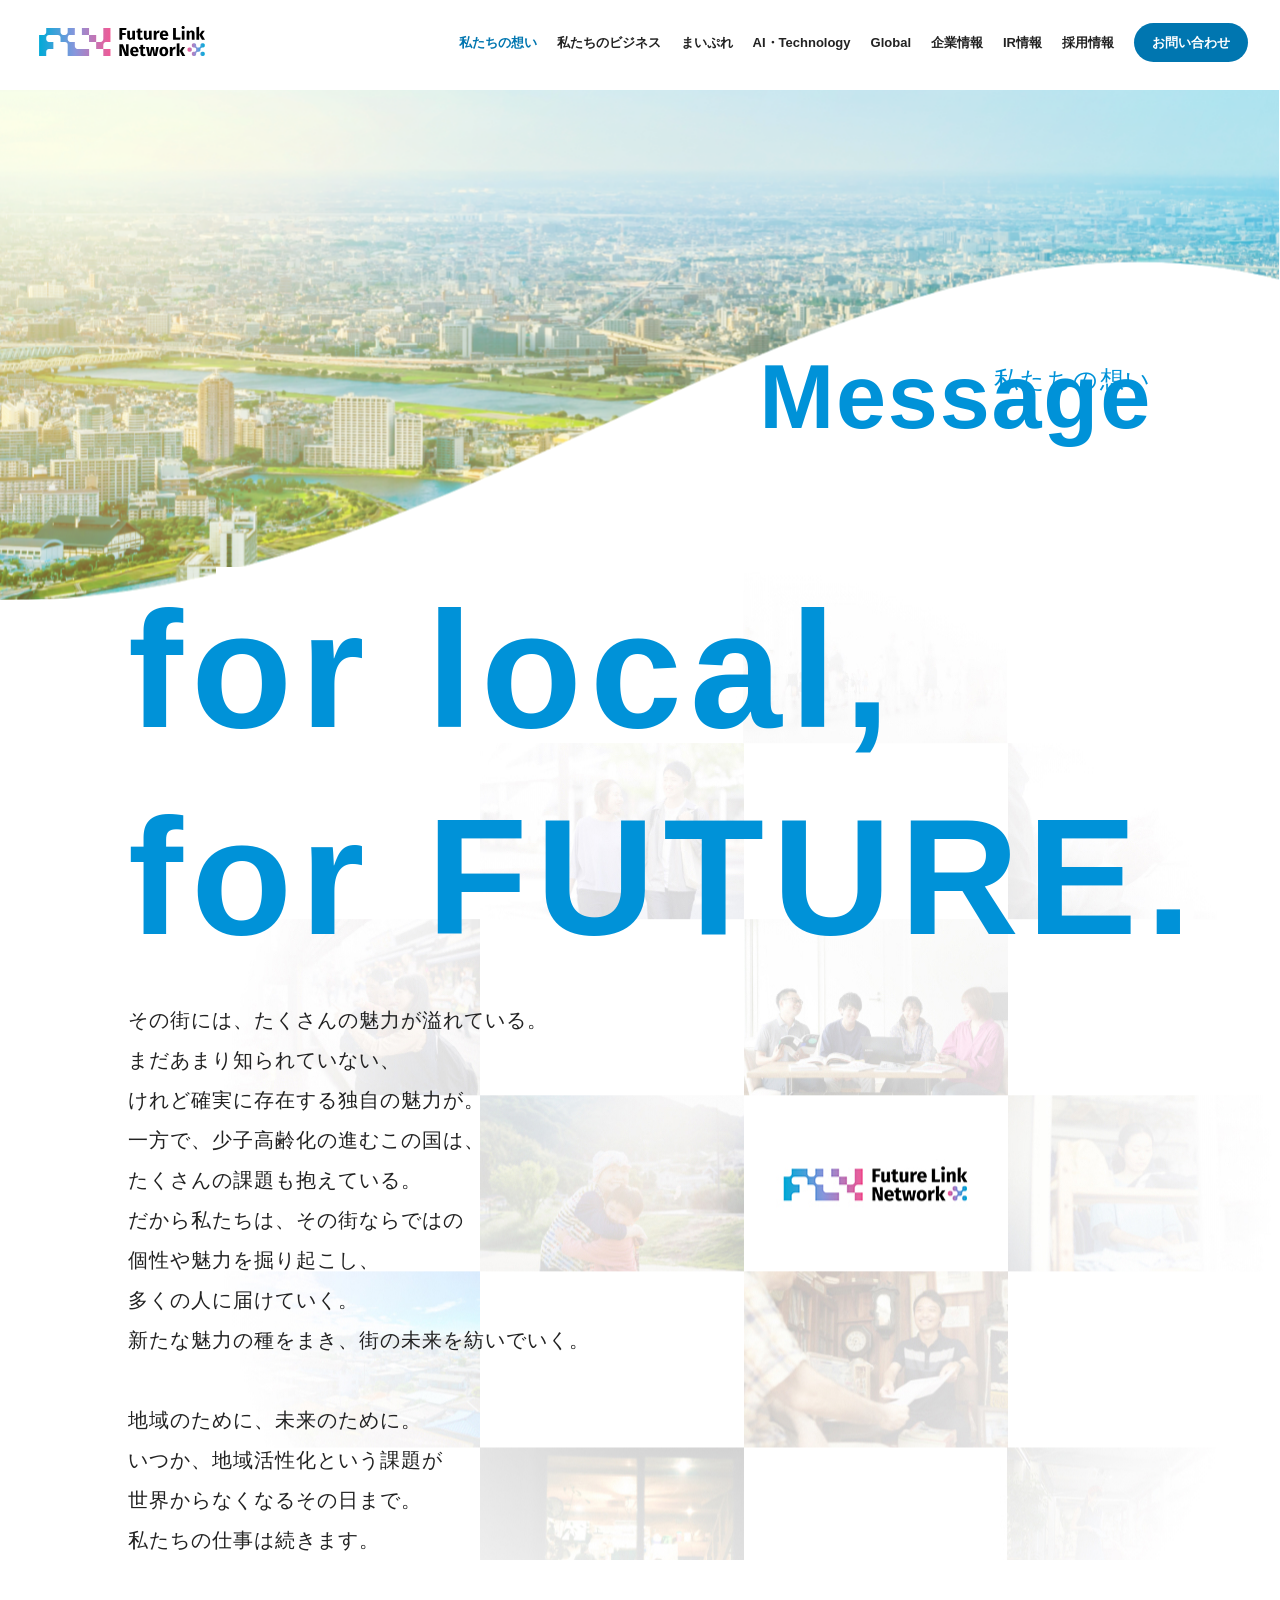
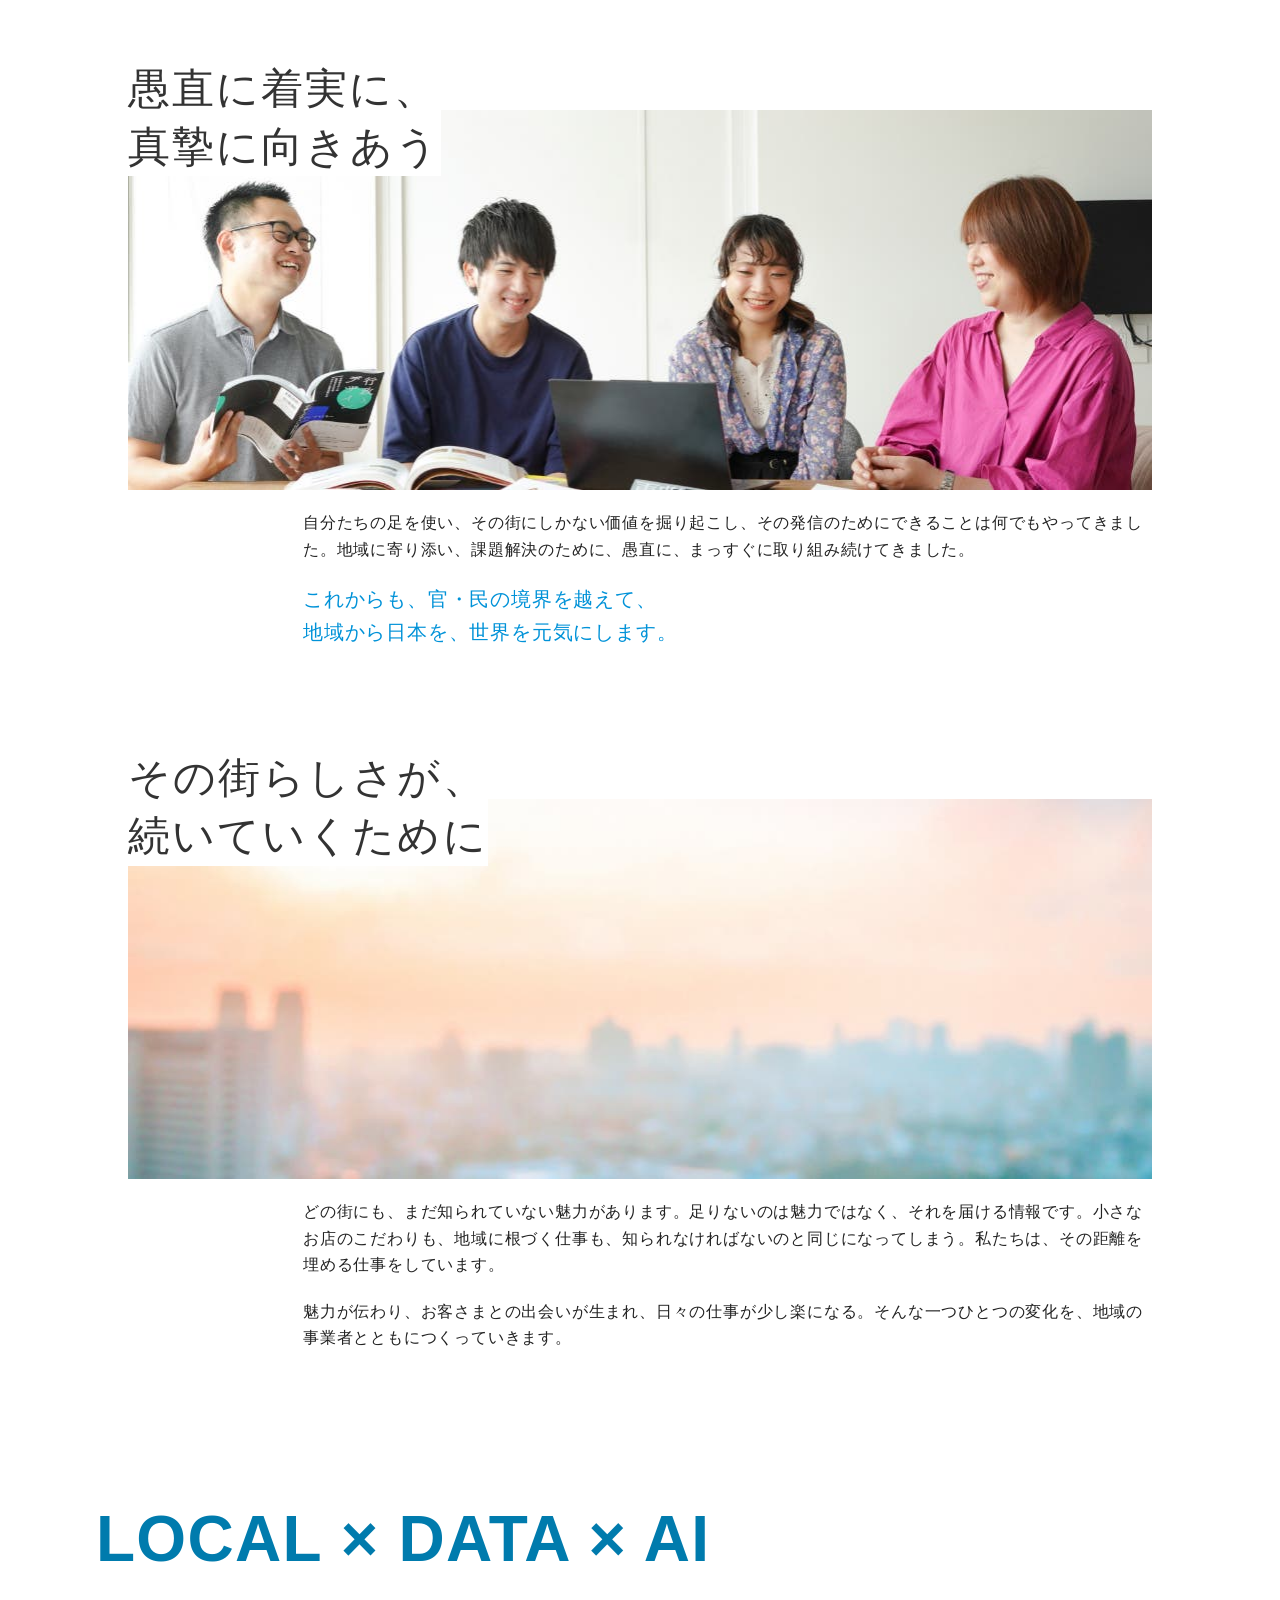
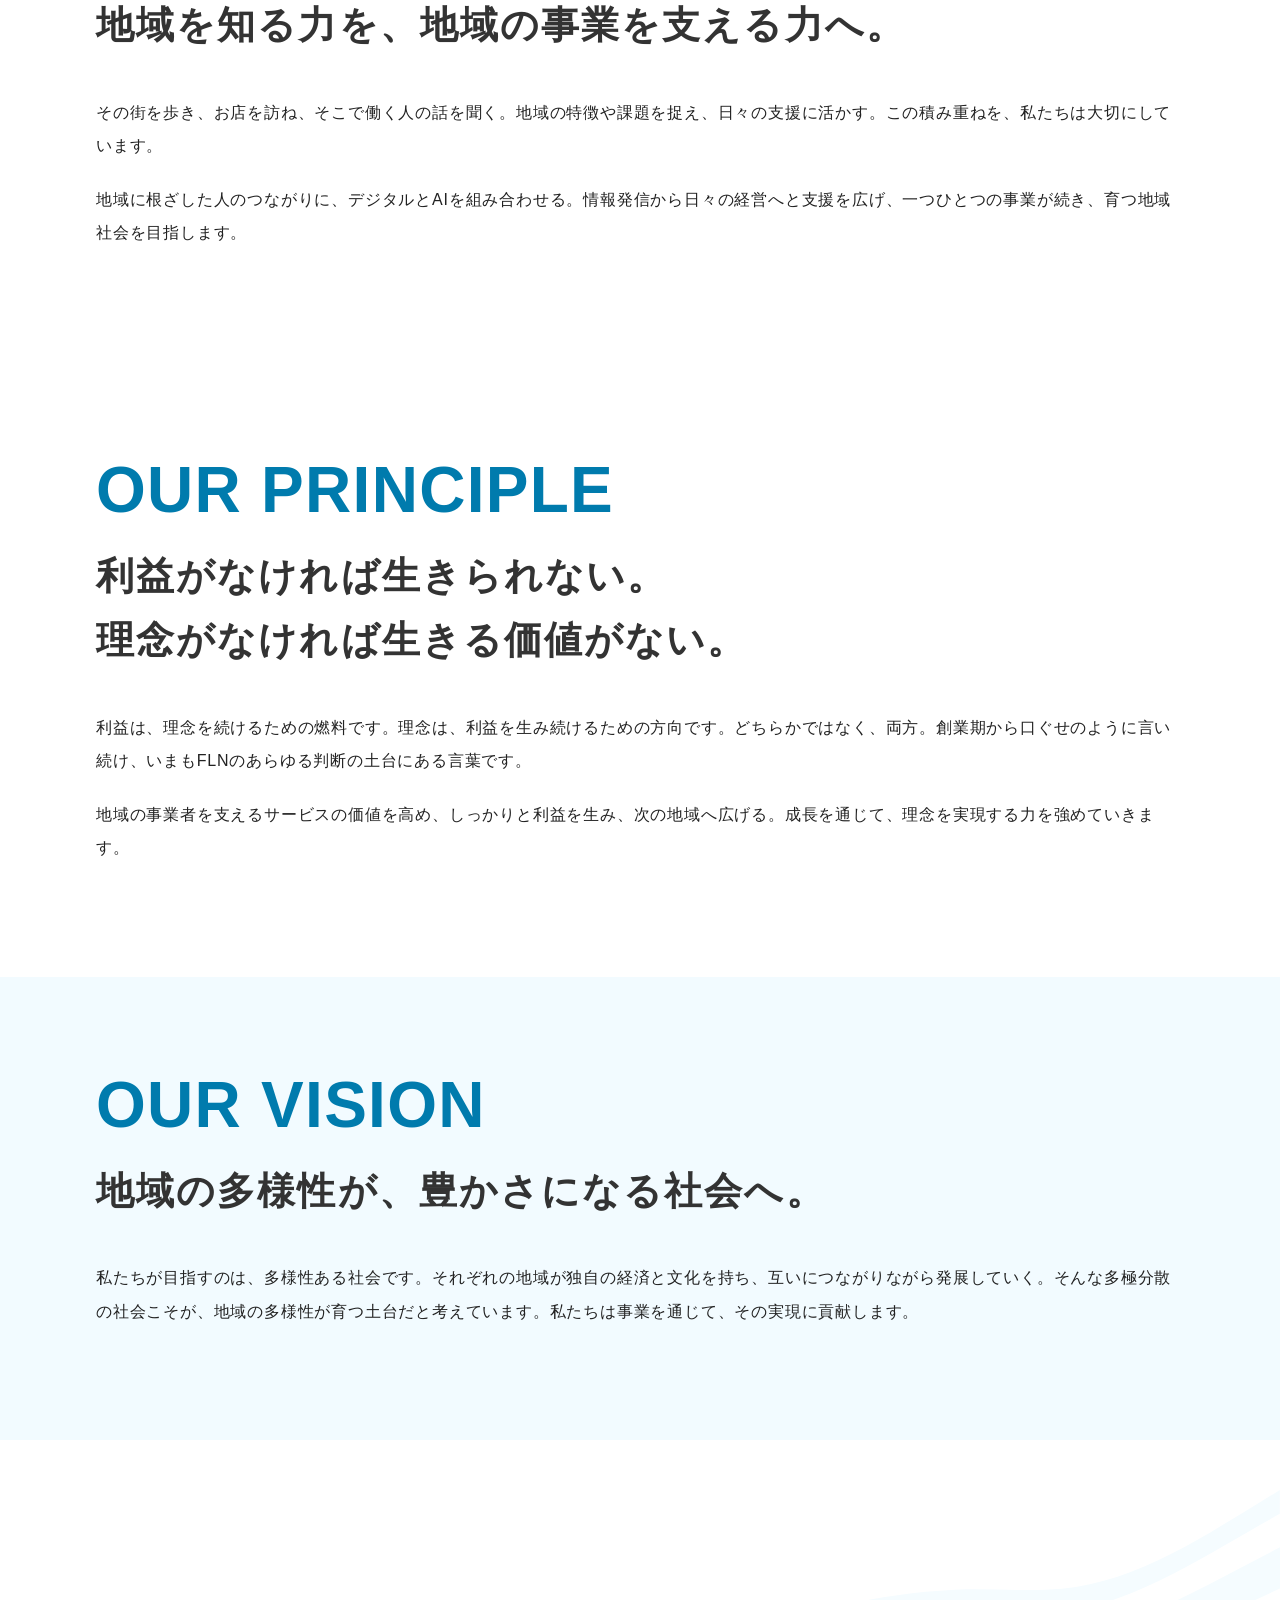
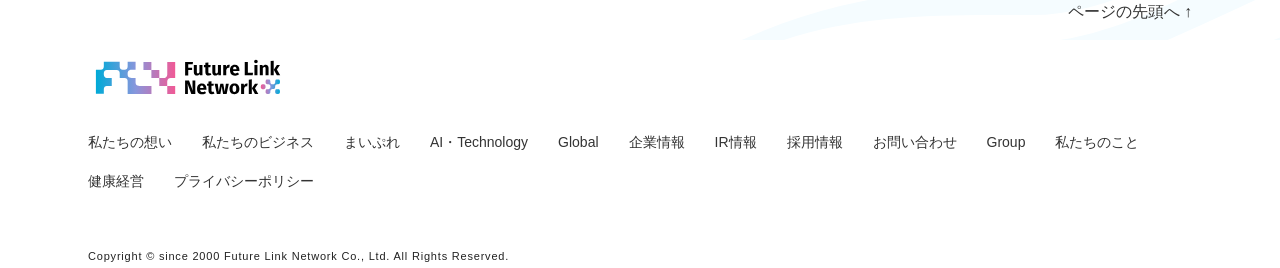
<file: message/index.html>
<!doctype html>
<html lang="ja"><head><meta charset="utf-8"><meta name="viewport" content="width=device-width,initial-scale=1"><title>私たちの想い | 株式会社フューチャーリンクネットワーク</title><meta name="description" content="地域との継続的な接点と「まいぷれ」の共通基盤に、デジタル・AIを組み合わせ、情報発信から日々の経営まで地域の事業を支えるフューチャーリンクネットワーク。私たちの想い"><meta name="robots" content="noindex,nofollow"><link rel="canonical" href="https://www.futurelink.co.jp/message/"><meta property="og:type" content="website"><meta property="og:title" content="私たちの想い | 株式会社フューチャーリンクネットワーク"><meta property="og:description" content="地域との継続的な接点と「まいぷれ」の共通基盤に、デジタル・AIを組み合わせ、情報発信から日々の経営まで地域の事業を支えるフューチャーリンクネットワーク。私たちの想い"><meta property="og:url" content="https://www.futurelink.co.jp/message/"><meta property="og:image" content="https://www.futurelink.co.jp/wp-content/themes/fln_web/common/images/sec_main_top.jpg"><meta property="og:locale" content="ja_JP"><meta name="twitter:card" content="summary_large_image"><link rel="icon" href="../files/images/favicon.ico"><link rel="stylesheet" href="../files/css/uikit.min.css"><link rel="stylesheet" href="../files/css/style.css"><link rel="stylesheet" href="../files/css/style_pages.css"><link rel="stylesheet" href="../files/css/css2"><link rel="stylesheet" href="../files/css/renewal.css?v=feedback-20261010"><script type="application/ld+json">{"@context": "https://schema.org", "@graph": [{"@type": "Organization", "@id": "https://www.futurelink.co.jp/#organization", "name": "株式会社フューチャーリンクネットワーク", "url": "https://www.futurelink.co.jp/", "description": "地域情報プラットフォーム「まいぷれ」を基盤に、地域事業者の経営支援と地域活性化を推進。", "foundingDate": "2000-03-02", "founder": {"@type": "Person", "name": "石井丈晴"}}, {"@type": "WebPage", "name": "私たちの想い", "url": "https://www.futurelink.co.jp/message/", "inLanguage": "ja", "about": {"@id": "https://www.futurelink.co.jp/#organization"}}]}</script><script defer src="../files/js/uikit.min.js"></script><script defer src="../files/js/renewal.js"></script></head><body id="top" class="renewal page"><a class="skip-link" href="#main">本文へ移動</a><header class="renew-header"><nav aria-label="メインナビゲーション" class="uk-navbar-container"><a class="renew-logo" href="../"><img src="../files/images/logo3.svg" width="180" height="60" alt="株式会社フューチャーリンクネットワーク TOP"></a><ul class="renew-desktop-nav"><li><a href="../message/" aria-current="page">私たちの想い</a></li><li><a href="../business/">私たちのビジネス</a></li><li><a href="../mypl/">まいぷれ</a></li><li><a href="../technology/">AI・Technology</a></li><li><a href="../global/">Global</a></li><li><a href="../company/">企業情報</a></li><li><a href="https://www.futurelink.co.jp/ir/">IR情報</a></li><li><a href="https://near-foam-7a2.notion.site/eeb8e414945f82809694819978bc69b9">採用情報</a></li><li><a href="../inquiry/">お問い合わせ</a></li></ul><details class="renew-mobile-nav"><summary>メニュー</summary><ul><li><a href="../message/" aria-current="page">私たちの想い</a></li><li><a href="../business/">私たちのビジネス</a></li><li><a href="../mypl/">まいぷれ</a></li><li><a href="../technology/">AI・Technology</a></li><li><a href="../global/">Global</a></li><li><a href="../company/">企業情報</a></li><li><a href="https://www.futurelink.co.jp/ir/">IR情報</a></li><li><a href="https://near-foam-7a2.notion.site/eeb8e414945f82809694819978bc69b9">採用情報</a></li><li><a href="../inquiry/">お問い合わせ</a></li></ul></details></nav></header><main id="main">

<section>
<div class="message">
	<div class="kv_main_page sec_content_top_message"></div>
	<div class="sec_page sec_content_first uk-container uk-margin-large uk-padding">
		<div class="content_wrap uk-clearfix">
			<h1 class="uk-h2 uk-text-right uk-margin-bottom "><span class="ttl">私たちの想い</span><span class="ttl_en">Message</span></h1>
			<div class="uk-text-normal uk-margin-remove-bottom uk-align-right@s uk-width-1-1">
				
				<div class="uk-margin-medium-top">
				
					<div id="template-single">
						
						
						<div class="entry-header">
							
							
							
							
							
							
							
							<p class="entry-cat">
															</p>
							
							<p class="entry-tag">
															</p>
						</div>
						
						
						<div class="entry-content">
							<div class="kv_title_massege">
<h3>for local,<br />
for FUTURE.</h3>
<div class="lead_text">
<p class="uk-margin-medium-bottom">その街には、たくさんの魅力が溢れている。<br />
まだあまり知られていない、<br />
けれど確実に存在する独自の魅力が。<br />
一方で、少子高齢化の進むこの国は、<br />
たくさんの課題も抱えている。<br />
だから私たちは、その街ならではの<br />
個性や魅力を掘り起こし、<br />
多くの人に届けていく。<br />
新たな魅力の種をまき、街の未来を紡いでいく。
</p>
<p>
地域のために、未来のために。<br />
いつか、地域活性化という課題が<br />
世界からなくなるその日まで。<br />
私たちの仕事は続きます。
</p>
</div>
</div>
<div class="img_sec">
<h4>愚直に着実に、<br />
真摯に向きあう</h4>
<p><img decoding="async" src="../files/images/img_message_01.jpg" alt="" /></p>
<div class="inner">
<p>自分たちの足を使い、その街にしかない価値を掘り起こし、その発信のためにできることは何でもやってきました。地域に寄り添い、課題解決のために、愚直に、まっすぐに取り組み続けてきました。</p>
<p><strong>これからも、官・民の境界を越えて、<br />
地域から日本を、世界を元気にします。</strong></p>
</div>
<div class="img_sec">
<h4>その街らしさが、<br />
続いていくために</h4>
<p><img decoding="async" src="../files/images/img_message_02.jpg" alt="" /></p>
<div class="inner">
<p>どの街にも、まだ知られていない魅力があります。足りないのは魅力ではなく、それを届ける情報です。小さなお店のこだわりも、地域に根づく仕事も、知られなければないのと同じになってしまう。私たちは、その距離を埋める仕事をしています。</p><p>魅力が伝わり、お客さまとの出会いが生まれ、日々の仕事が少し楽になる。そんな一つひとつの変化を、地域の事業者とともにつくっていきます。</p>
</div>
</div>
						</div>
						
						
												<div class="entry-pager">
													</div>
												
					</div>

					
				</div>
				
			</div>
		</div>
	</div>
	</section>


<section class="renew-section "><div class="uk-container"><div class="content_wrap"><h2 class="renew-heading"><span class="renew-en">LOCAL × DATA × AI</span>地域を知る力を、地域の事業を支える力へ。</h2><p>その街を歩き、お店を訪ね、そこで働く人の話を聞く。地域の特徴や課題を捉え、日々の支援に活かす。この積み重ねを、私たちは大切にしています。</p><p>地域に根ざした人のつながりに、デジタルとAIを組み合わせる。情報発信から日々の経営へと支援を広げ、一つひとつの事業が続き、育つ地域社会を目指します。</p></div></div></section><section class="renew-section" id="principle"><div class="uk-container"><div class="content_wrap"><h2 class="renew-heading"><span class="renew-en">OUR PRINCIPLE</span>利益がなければ生きられない。<br>理念がなければ生きる価値がない。</h2><p>利益は、理念を続けるための燃料です。理念は、利益を生み続けるための方向です。どちらかではなく、両方。創業期から口ぐせのように言い続け、いまもFLNのあらゆる判断の土台にある言葉です。</p><p>地域の事業者を支えるサービスの価値を高め、しっかりと利益を生み、次の地域へ広げる。成長を通じて、理念を実現する力を強めていきます。</p></div></div></section><section class="renew-section tint"><div class="uk-container"><div class="content_wrap"><h2 class="renew-heading"><span class="renew-en">OUR VISION</span>地域の多様性が、豊かさになる社会へ。</h2><p>私たちが目指すのは、多様性ある社会です。それぞれの地域が独自の経済と文化を持ち、互いにつながりながら発展していく。そんな多極分散の社会こそが、地域の多様性が育つ土台だと考えています。私たちは事業を通じて、その実現に貢献します。</p></div></div></section></main><footer class="renew-footer"><div class="sec_footer"><div class="uk-container"><a href="#top" class="renew-back-top">ページの先頭へ ↑</a><img src="../files/images/logo3.svg" width="200" alt="フューチャーリンクネットワーク"><ul class="renew-footer-nav"><li><a href="../message/" aria-current="page">私たちの想い</a></li><li><a href="../business/">私たちのビジネス</a></li><li><a href="../mypl/">まいぷれ</a></li><li><a href="../technology/">AI・Technology</a></li><li><a href="../global/">Global</a></li><li><a href="../company/">企業情報</a></li><li><a href="https://www.futurelink.co.jp/ir/">IR情報</a></li><li><a href="https://near-foam-7a2.notion.site/eeb8e414945f82809694819978bc69b9">採用情報</a></li><li><a href="../inquiry/">お問い合わせ</a></li><li><a href="../group/">Group</a></li><li><a href="https://www.futurelink.co.jp/member/">私たちのこと</a></li><li><a href="https://www.futurelink.co.jp/health_management/">健康経営</a></li><li><a href="https://www.futurelink.co.jp/privacy/">プライバシーポリシー</a></li></ul><p><small>Copyright © since 2000 Future Link Network Co., Ltd. All Rights Reserved.</small></p></div></div></footer></body></html>
</file>
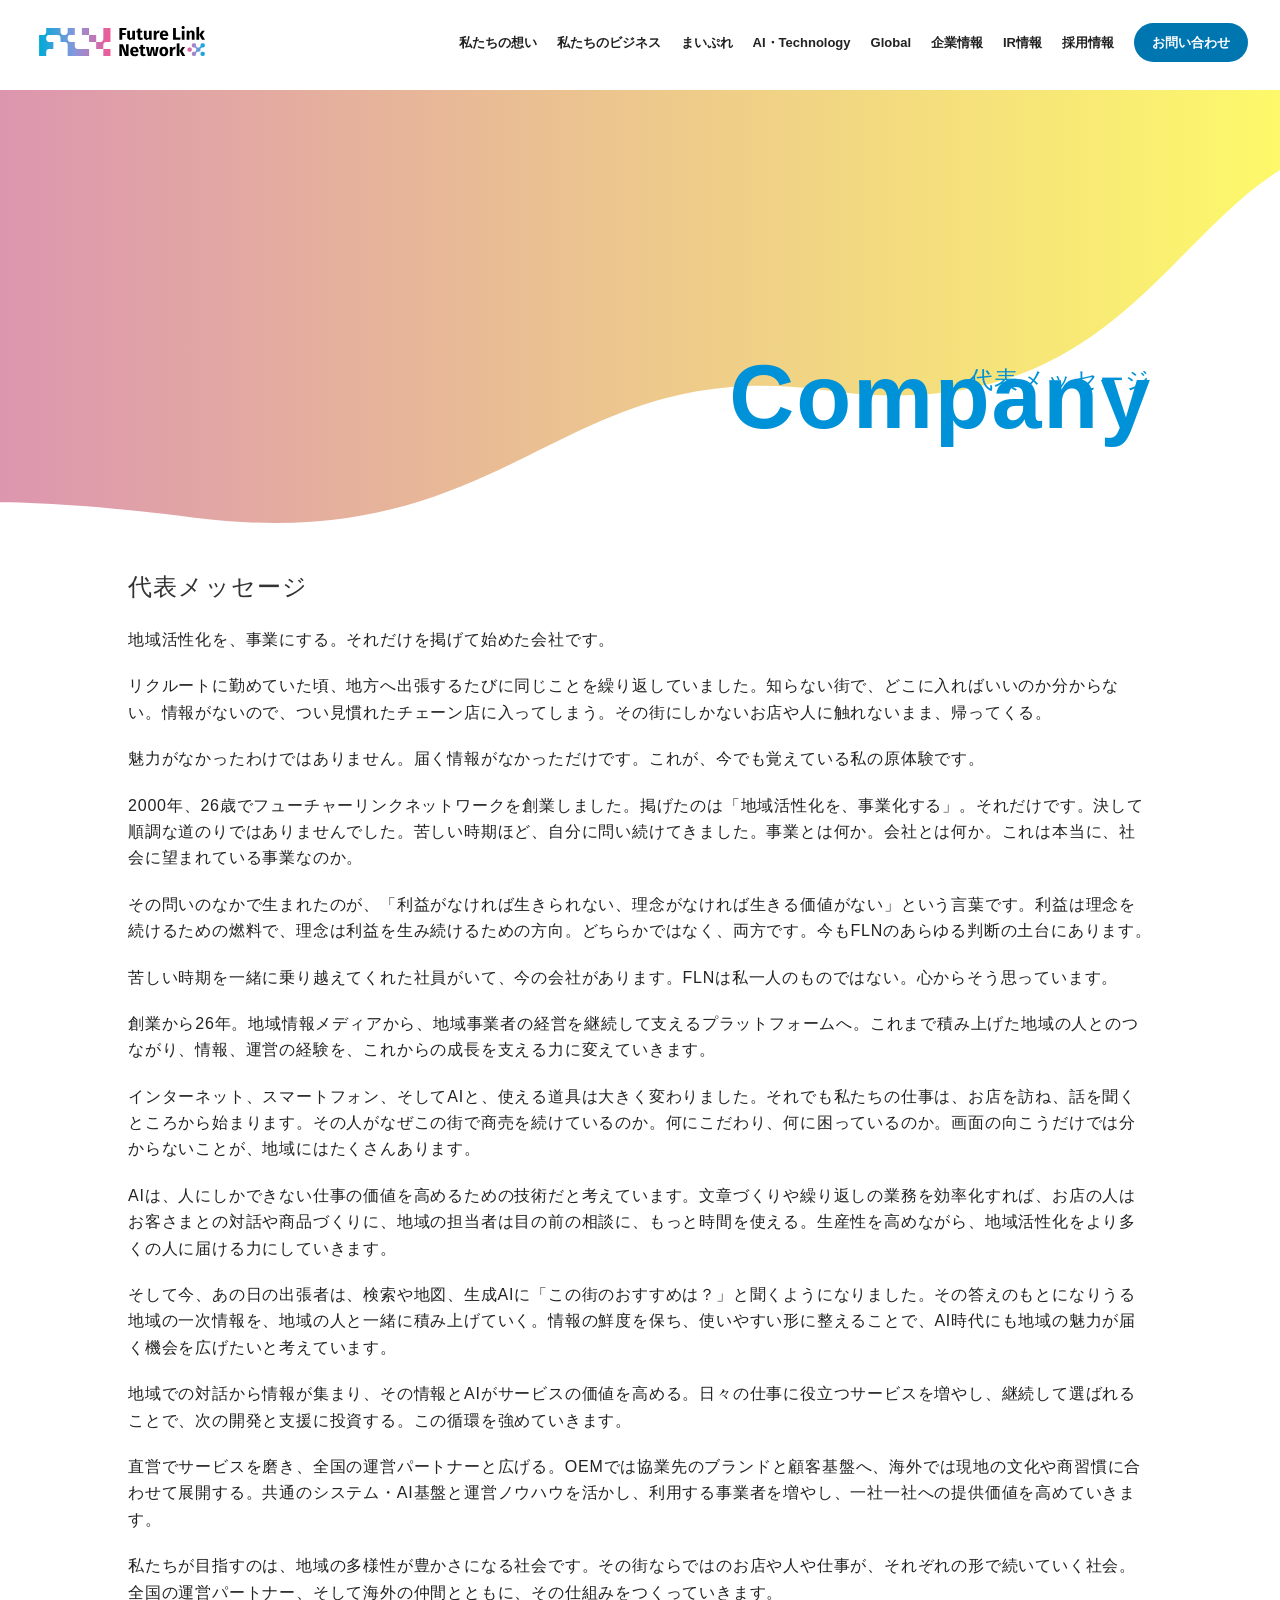
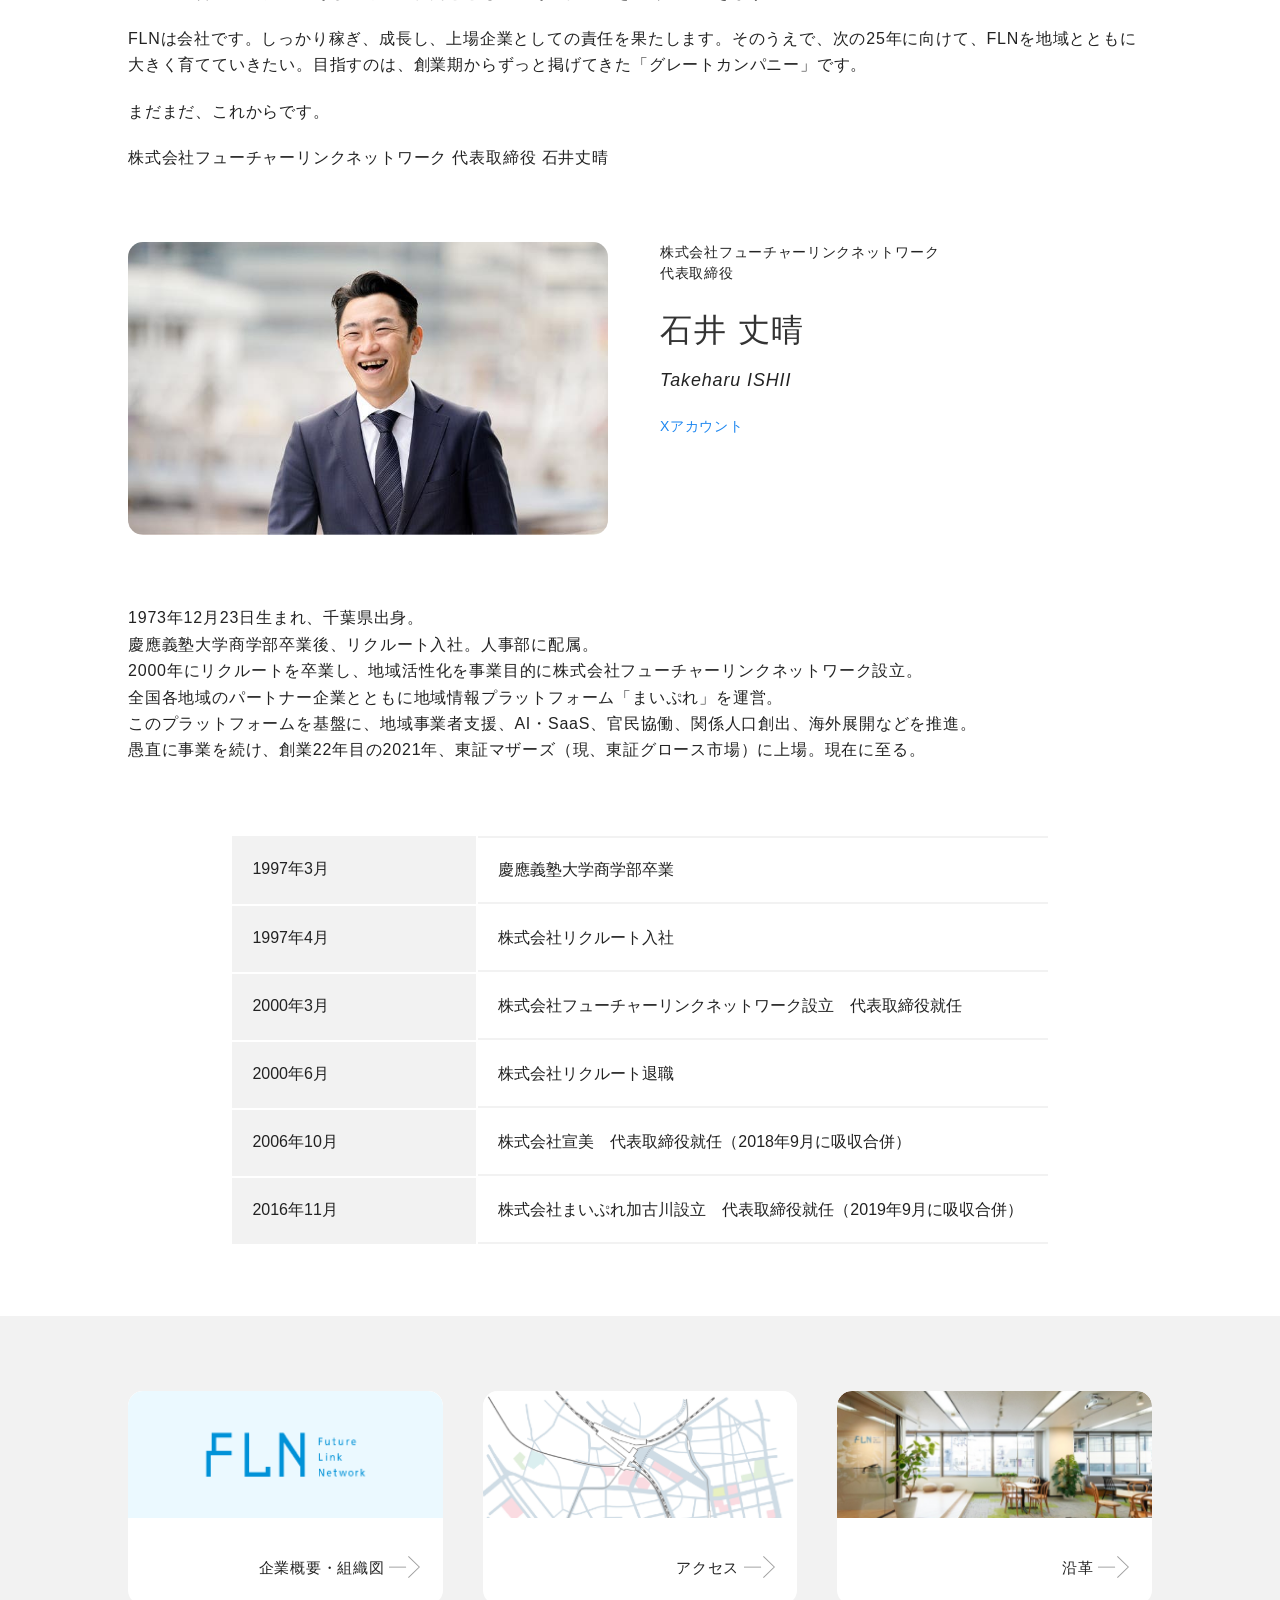
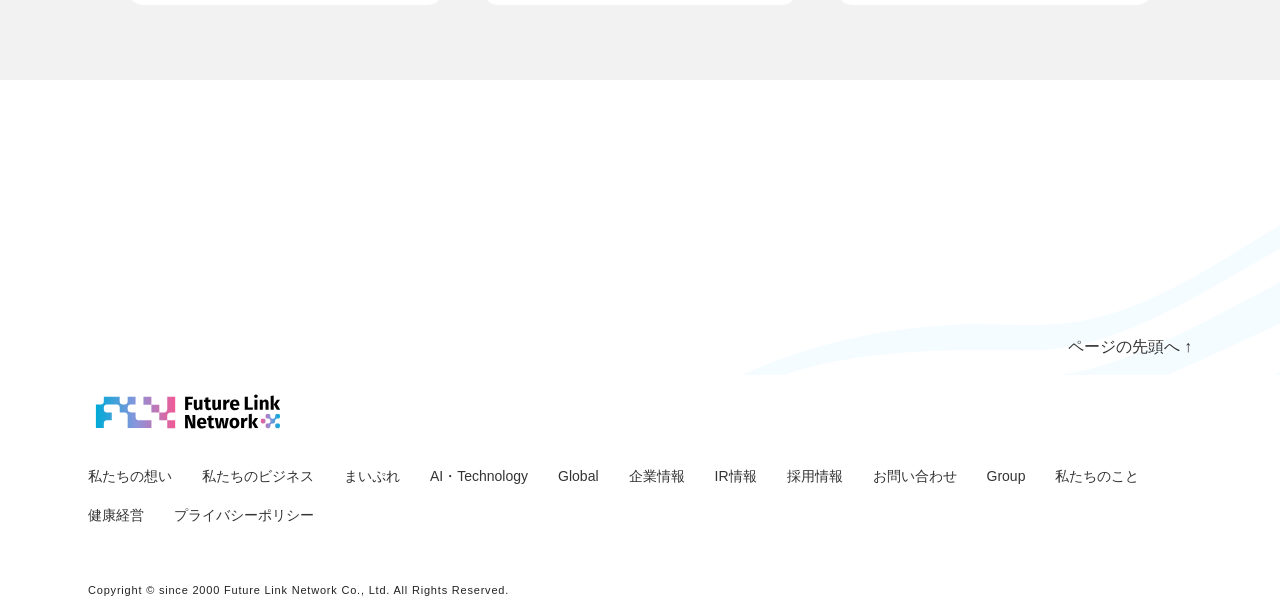
<file: company/greeting/index.html>
<!doctype html>
<html lang="ja"><head><meta charset="utf-8"><meta name="viewport" content="width=device-width,initial-scale=1"><title>代表メッセージ | 株式会社フューチャーリンクネットワーク</title><meta name="description" content="地域との継続的な接点と「まいぷれ」の共通基盤に、デジタル・AIを組み合わせ、情報発信から日々の経営まで地域の事業を支えるフューチャーリンクネットワーク。代表メッセージ"><meta name="robots" content="noindex,nofollow"><link rel="canonical" href="https://www.futurelink.co.jp/company/greeting/"><meta property="og:type" content="website"><meta property="og:title" content="代表メッセージ | 株式会社フューチャーリンクネットワーク"><meta property="og:description" content="地域との継続的な接点と「まいぷれ」の共通基盤に、デジタル・AIを組み合わせ、情報発信から日々の経営まで地域の事業を支えるフューチャーリンクネットワーク。代表メッセージ"><meta property="og:url" content="https://www.futurelink.co.jp/company/greeting/"><meta property="og:image" content="https://www.futurelink.co.jp/wp-content/themes/fln_web/common/images/sec_main_top.jpg"><meta property="og:locale" content="ja_JP"><meta name="twitter:card" content="summary_large_image"><link rel="icon" href="../../files/images/favicon.ico"><link rel="stylesheet" href="../../files/css/uikit.min.css"><link rel="stylesheet" href="../../files/css/style.css"><link rel="stylesheet" href="../../files/css/style_pages.css"><link rel="stylesheet" href="../../files/css/css2"><link rel="stylesheet" href="../../files/css/renewal.css?v=feedback-20261010"><script type="application/ld+json">{"@context": "https://schema.org", "@graph": [{"@type": "Organization", "@id": "https://www.futurelink.co.jp/#organization", "name": "株式会社フューチャーリンクネットワーク", "url": "https://www.futurelink.co.jp/", "description": "地域情報プラットフォーム「まいぷれ」を基盤に、地域事業者の経営支援と地域活性化を推進。", "foundingDate": "2000-03-02", "founder": {"@type": "Person", "name": "石井丈晴"}}, {"@type": "WebPage", "name": "代表メッセージ", "url": "https://www.futurelink.co.jp/company/greeting/", "inLanguage": "ja", "about": {"@id": "https://www.futurelink.co.jp/#organization"}}]}</script><script defer src="../../files/js/uikit.min.js"></script><script defer src="../../files/js/renewal.js"></script></head><body id="top" class="renewal page"><a class="skip-link" href="#main">本文へ移動</a><header class="renew-header"><nav aria-label="メインナビゲーション" class="uk-navbar-container"><a class="renew-logo" href="../../"><img src="../../files/images/logo3.svg" width="180" height="60" alt="株式会社フューチャーリンクネットワーク TOP"></a><ul class="renew-desktop-nav"><li><a href="../../message/">私たちの想い</a></li><li><a href="../../business/">私たちのビジネス</a></li><li><a href="../../mypl/">まいぷれ</a></li><li><a href="../../technology/">AI・Technology</a></li><li><a href="../../global/">Global</a></li><li><a href="../../company/">企業情報</a></li><li><a href="https://www.futurelink.co.jp/ir/">IR情報</a></li><li><a href="https://near-foam-7a2.notion.site/eeb8e414945f82809694819978bc69b9">採用情報</a></li><li><a href="../../inquiry/">お問い合わせ</a></li></ul><details class="renew-mobile-nav"><summary>メニュー</summary><ul><li><a href="../../message/">私たちの想い</a></li><li><a href="../../business/">私たちのビジネス</a></li><li><a href="../../mypl/">まいぷれ</a></li><li><a href="../../technology/">AI・Technology</a></li><li><a href="../../global/">Global</a></li><li><a href="../../company/">企業情報</a></li><li><a href="https://www.futurelink.co.jp/ir/">IR情報</a></li><li><a href="https://near-foam-7a2.notion.site/eeb8e414945f82809694819978bc69b9">採用情報</a></li><li><a href="../../inquiry/">お問い合わせ</a></li></ul></details></nav></header><main id="main">

<section>
<div class="company">
	<div class="kv_main_page sec_content_top_company"></div>
	<div class="sec_page sec_content_first uk-container uk-margin-large uk-padding">
		<div class="content_wrap uk-clearfix">
			<h1 class="uk-h2 uk-text-right uk-margin-bottom "><span class="ttl">代表メッセージ</span><span class="ttl_en">Company</span></h1>
			<div class="uk-text-normal uk-margin-remove-bottom uk-align-right@s uk-width-1-1">
				
				<div class="uk-margin-medium-top">
				
					<div id="template-single">
						
						
						<div class="entry-header">
							
							
							
							
							
							
							
							<p class="entry-cat">
															</p>
							
							<p class="entry-tag">
															</p>
						</div>
						
						
						<div class="entry-content">
							<div class="uk-margin-large-top uk-margin-large-bottom">
<h3>代表メッセージ</h3>
<p>地域活性化を、事業にする。それだけを掲げて始めた会社です。</p>
<p>リクルートに勤めていた頃、地方へ出張するたびに同じことを繰り返していました。知らない街で、どこに入ればいいのか分からない。情報がないので、つい見慣れたチェーン店に入ってしまう。その街にしかないお店や人に触れないまま、帰ってくる。</p>
<p>魅力がなかったわけではありません。届く情報がなかっただけです。これが、今でも覚えている私の原体験です。</p>
<p>2000年、26歳でフューチャーリンクネットワークを創業しました。掲げたのは「地域活性化を、事業化する」。それだけです。決して順調な道のりではありませんでした。苦しい時期ほど、自分に問い続けてきました。事業とは何か。会社とは何か。これは本当に、社会に望まれている事業なのか。</p>
<p>その問いのなかで生まれたのが、「利益がなければ生きられない、理念がなければ生きる価値がない」という言葉です。利益は理念を続けるための燃料で、理念は利益を生み続けるための方向。どちらかではなく、両方です。今もFLNのあらゆる判断の土台にあります。</p>
<p>苦しい時期を一緒に乗り越えてくれた社員がいて、今の会社があります。FLNは私一人のものではない。心からそう思っています。</p>
<p>創業から26年。地域情報メディアから、地域事業者の経営を継続して支えるプラットフォームへ。これまで積み上げた地域の人とのつながり、情報、運営の経験を、これからの成長を支える力に変えていきます。</p>
<p>インターネット、スマートフォン、そしてAIと、使える道具は大きく変わりました。それでも私たちの仕事は、お店を訪ね、話を聞くところから始まります。その人がなぜこの街で商売を続けているのか。何にこだわり、何に困っているのか。画面の向こうだけでは分からないことが、地域にはたくさんあります。</p>
<p>AIは、人にしかできない仕事の価値を高めるための技術だと考えています。文章づくりや繰り返しの業務を効率化すれば、お店の人はお客さまとの対話や商品づくりに、地域の担当者は目の前の相談に、もっと時間を使える。生産性を高めながら、地域活性化をより多くの人に届ける力にしていきます。</p>
<p>そして今、あの日の出張者は、検索や地図、生成AIに「この街のおすすめは？」と聞くようになりました。その答えのもとになりうる地域の一次情報を、地域の人と一緒に積み上げていく。情報の鮮度を保ち、使いやすい形に整えることで、AI時代にも地域の魅力が届く機会を広げたいと考えています。</p>
<p>地域での対話から情報が集まり、その情報とAIがサービスの価値を高める。日々の仕事に役立つサービスを増やし、継続して選ばれることで、次の開発と支援に投資する。この循環を強めていきます。</p>
<p>直営でサービスを磨き、全国の運営パートナーと広げる。OEMでは協業先のブランドと顧客基盤へ、海外では現地の文化や商習慣に合わせて展開する。共通のシステム・AI基盤と運営ノウハウを活かし、利用する事業者を増やし、一社一社への提供価値を高めていきます。</p>
<p>私たちが目指すのは、地域の多様性が豊かさになる社会です。その街ならではのお店や人や仕事が、それぞれの形で続いていく社会。全国の運営パートナー、そして海外の仲間とともに、その仕組みをつくっていきます。</p>
<p>FLNは会社です。しっかり稼ぎ、成長し、上場企業としての責任を果たします。そのうえで、次の25年に向けて、FLNを地域とともに大きく育てていきたい。目指すのは、創業期からずっと掲げてきた「グレートカンパニー」です。</p>
<p>まだまだ、これからです。</p>
<p>株式会社フューチャーリンクネットワーク 代表取締役 石井丈晴</p>
</div>
<div class="uk-child-width-1-1@s uk-child-width-1-2@m uk-text-left" uk-grid>
<div>
  <img decoding="async" src="../../files/images/img_company_ishii.jpg" class="uk-border-rounded" alt="石井丈晴" width="480" />
 </div>
<div>
<p class="uk-text-small">株式会社フューチャーリンクネットワーク<br />
代表取締役</p>
<h2 class="uk-margin-small">石井 丈晴</h2>
<p class="member_name_en uk-margin-small">Takeharu ISHII</p>
<p class="uk-text-small"><a href="https://x.com/t_ishii2020" target="_blank" rel="noopener">Xアカウント</a></p>
</div>
</div>
<div class="uk-margin-large-top uk-margin-large-bottom">
<p>1973年12月23日生まれ、千葉県出身。<br />
慶應義塾大学商学部卒業後、リクルート入社。人事部に配属。<br />
2000年にリクルートを卒業し、地域活性化を事業目的に株式会社フューチャーリンクネットワーク設立。<br />
全国各地域のパートナー企業とともに地域情報プラットフォーム「まいぷれ」を運営。<br />
このプラットフォームを基盤に、地域事業者支援、AI・SaaS、官民協働、関係人口創出、海外展開などを推進。<br />
愚直に事業を続け、創業22年目の2021年、東証マザーズ（現、東証グロース市場）に上場。現在に至る。<br />
</p>
</div>
<div class="uk-margin-large-top uk-margin-large-bottom">
<table class="table_part_01">
<tr>
<th>1997年3月</th>
<td>慶應義塾大学商学部卒業</td>
</tr>
<tr>
<th>1997年4月</th>
<td>株式会社リクルート入社</td>
</tr>
<tr>
<th>2000年3月</th>
<td>株式会社フューチャーリンクネットワーク設立　代表取締役就任</td>
</tr>
<tr>
<th>2000年6月</th>
<td>株式会社リクルート退職</td>
</tr>
<tr>
<th>2006年10月</th>
<td>株式会社宣美　代表取締役就任（2018年9月に吸収合併）</td>
</tr>
<tr>
<th>2016年11月</th>
<td>株式会社まいぷれ加古川設立　代表取締役就任（2019年9月に吸収合併）</td>
</tr>
</table>
</div>
<div class="bg_part_01 list_company">
<div class="inner">
<div class="uk-child-width-1-1 uk-child-width-1-3@s uk-text-center" uk-grid>
<div>
<a href="../../company/"></p>
<div class="uk-card uk-card-default">
<div class="uk-card-media-top">
  <img decoding="async" src="../../files/images/img_card_company_01.png" alt="" width="480" />　
  </div>
<div class="uk-card-body">
<p class="btn_link uk-text-left uk-align-right">企業概要・組織図</p>
</div>
</div>
<p></a>
</div>
<div>
<a href="https://www.futurelink.co.jp/company/access"></p>
<div class="uk-card uk-card-default">
<div class="uk-card-media-top">
  <img decoding="async" src="../../files/images/img_card_company_02.png" alt="" width="480" />
  </div>
<div class="uk-card-body">
<p class="btn_link uk-text-left uk-align-right">アクセス</p>
</div>
</div>
<p></a>
</div>
<div>
<a href="https://www.futurelink.co.jp/company/history"></p>
<div class="uk-card uk-card-default">
<div class="uk-card-media-top">
  <img decoding="async" src="../../files/images/img_card_company_03.png" alt="" width="480" />
  </div>
<div class="uk-card-body">
<p class="btn_link uk-text-left uk-align-right">沿革</p>
</div>
</div>
<p></a>
</div>
</div>
</div>
</div>
						</div>
						
						
												<div class="entry-pager">
													</div>
												
					</div>

				</div>
				
			</div>
		</div>
	</div>
</section>

</main><footer class="renew-footer"><div class="sec_footer"><div class="uk-container"><a href="#top" class="renew-back-top">ページの先頭へ ↑</a><img src="../../files/images/logo3.svg" width="200" alt="フューチャーリンクネットワーク"><ul class="renew-footer-nav"><li><a href="../../message/">私たちの想い</a></li><li><a href="../../business/">私たちのビジネス</a></li><li><a href="../../mypl/">まいぷれ</a></li><li><a href="../../technology/">AI・Technology</a></li><li><a href="../../global/">Global</a></li><li><a href="../../company/">企業情報</a></li><li><a href="https://www.futurelink.co.jp/ir/">IR情報</a></li><li><a href="https://near-foam-7a2.notion.site/eeb8e414945f82809694819978bc69b9">採用情報</a></li><li><a href="../../inquiry/">お問い合わせ</a></li><li><a href="../../group/">Group</a></li><li><a href="https://www.futurelink.co.jp/member/">私たちのこと</a></li><li><a href="https://www.futurelink.co.jp/health_management/">健康経営</a></li><li><a href="https://www.futurelink.co.jp/privacy/">プライバシーポリシー</a></li></ul><p><small>Copyright © since 2000 Future Link Network Co., Ltd. All Rights Reserved.</small></p></div></div></footer></body></html>
</file>
<file: files/css/style.css>
/*
Theme Name: FLNweb_styles
*/
@charset "utf-8";


/*-----------------------------------
テーマ用CSS設定
-----------------------------------*/





/* global
=======================================*/

html{
	color:#222;
}

body,
p,div,.uk-h1, .uk-h2, .uk-h3, .uk-h4, .uk-h5, .uk-h6,
.uk-heading-2xlarge, .uk-heading-large, .uk-heading-medium,
.uk-heading-small, .uk-heading-xlarge, h1, h2, h3, h4, h5, h6,
.uk-navbar-item, .uk-navbar-nav>li>a, .uk-navbar-toggle {
	font-family: 'Noto Sans JP', sans-serif;
}
img {
image-rendering: -webkit-optimize-contrast;
}
/*
a:hover img {
	opacity:0.7;
}
*/

.uk-container {
	max-width: 1104px;
	box-sizing: border-box;
	margin: 0 auto;
}
.uk-hr {
border-color:#ccc;
}

.uk-h1, h1,
.uk-h2, h2,
.uk-h3, h3,
.uk-h4, h4,
.uk-h5, h5,
.uk-h6, h6,
p{
line-height:1.65;
letter-spacing:0.05em;
}

.uk-h1, h1,
.uk-h2, h2,
.uk-h3, h3,
.uk-h4, h4,
.uk-h5, h5,
.uk-h6, h6 {
font-weight: 500;
}




/* background
=======================================*/
/*
.bg_base {
	background:#F7F1E5;
}
.wave img {
	vertical-align: bottom;
}
*/

/* header
=======================================*/
header {
	position:fixed;
	z-index:9999;
	width:calc(100% - 130px);
}

header .uk-logo {
	padding-left:0;
	margin-bottom:0;
}
header .uk-logo .uk-navbar-item {
	padding:0 0 0 5px;
}

.uk-navbar-container:not(.uk-navbar-transparent) {
	background:rgba(255,255,255,0.75);
	/*backdrop-filter:brightness(140%);
	-webkit-backdrop-filter:brightness(140%);*/
	backdrop-filter: blur(20px);
	-webkit-backdrop-filter: blur(20px);
	/*background: transparent;*/
	/*perspective: 1000;
	-webkit-perspective: 1000;*/
	backface-visibility: hidden;
	-webkit-backface-visibility: hidden;
	overflow:visible;
	border-radius:0 0 30px 0;
}
@media screen and (-webkit-min-device-pixel-ratio: 0) and (min-resolution: .001dpcm) {
	.uk-navbar-container:not(.uk-navbar-transparent) {
		/*backdrop-filter: none;
		-webkit-backdrop-filter: none;
		will-change: opacity;*/
	}
}

/*
.uk-slideshow-items li img {
		will-change: transform;
	backface-visibility: hidden;
	-webkit-backface-visibility: hidden;
	overflow:hidden;
}*/


.uk-navbar-item, .uk-navbar-nav>li>a, .uk-navbar-toggle {
	font-size:93%;

}

.uk-navbar-nav>li>a {
	color:#222222;
	transition: 0.4s ease;
}

.uk-navbar-nav>li>a:hover,
.uk-navbar-nav>li>a:active {
	color:#0099D9;
	transition: 0.4s ease;
}
.uk-navbar-nav>li.active>a {
	color:#0099D9;
}

.uk-navbar-nav li.contact {
	text-align:center;
	position: relative;
	font-size:68%;
}
.uk-navbar-nav li.contact a {
	background:transparent url("../images/icon_head_megaphone.svg") left 60% top 20% no-repeat;
	padding-left:40px;
	padding-top:20px;
}
.uk-navbar-nav li.contact.active a,
.uk-navbar-nav li.contact a:hover {
	background:transparent url("../images/icon_head_megaphone_on.svg") left 60% top 20% no-repeat;
}


.uk-navbar-nav li.contact::before {
	border-left:dotted 1px #333;
	content:"";
	height: 80%;
	position: absolute;
	left: 15px;
	top: 10%;
}

.uk-navbar-left .uk-navbar-nav > li.uk-active > a {
	border-radius:0 0 10px 10px;
}
.uk-navbar-left .uk-navbar-nav > li.uk-active > a:hover,
.uk-navbar-left .uk-navbar-nav > li.uk-active > a:active {
	background:#eee;
}

.uk-navbar-right {
	margin-right: 15px;
}
.uk-navbar-right .uk-navbar-nav > li.uk-active > a:hover {
	opacity: 0.8;
}



/* gnaav
========================================*/

.uk-navbar-toggle,
.uk-navbar-toggle:hover {
	color:#ffffff;
}

.uk-navbar-nav > li.uk-active > a {
	padding:0 5px;
}


/* sp_nav */


.uk-navbar-toggle svg rect {
	transform: rotate(0);
	transition: all 0.3s ease-in-out;
	height:1px;
}
.uk-navbar-toggle svg rect:nth-child(3) {
	width:60%;
}
.uk-offcanvas-page .uk-navbar-toggle svg rect:nth-child(1) {
	display:none;
}
.uk-offcanvas-page .uk-navbar-toggle svg rect:nth-child(2) {
	/*-webkit-transform: rotate(-30deg);
	transform: rotate(-30deg);*/
	transform: rotate(-30deg) translate(-0.5px, 10px);
	transform-origin: center center;
	/* y: 10;
	x: -0.5; */
	transition: all 0.2s ease-in-out;
}
.uk-offcanvas-page .uk-navbar-toggle svg rect:nth-child(3) {
	/*-webkit-transform: rotate(30deg);
	transform: rotate(30deg);*/
	transform: rotate(30deg) translate(3px, -3px);
	transform-origin: center center;
	/* y: 10;
	x: 0.5;*/
	transition: all 0.2s ease-in-out;
	width:100%;
}



.uk-offcanvas-bar {
	padding: 0 0 20px 0;
}

.uk-offcanvas-bar .uk-accordion li,
.uk-offcanvas-bar .uk-accordion>:nth-child(n+2) {
	margin-top:0;
}

.uk-offcanvas-bar ul li a {
	border-bottom: solid 1px rgba(255, 255, 255, 0.3);
	position: relative;
	font-size:94%;
	color:#fff !important;
	padding:15px;
}
.uk-offcanvas-bar ul li ul {
	margin: 0 0 0 10px;
	border-top: solid 1px rgba(255, 255, 255, 0.3);
}
.uk-offcanvas-bar ul li ul li{
	padding:0;
}
.uk-offcanvas-bar ul li ul li a {
	padding-left:15px;
	font-weight:200;
}
.uk-offcanvas-bar ul li ul li::before {
	top: 1em;
	left: -15px;
}
.uk-offcanvas-bar .uk-accordion-content {
	margin-top:0;
}
.uk-offcanvas-bar .uk-accordion-title[aria-expanded="true"] {
	border-bottom:0;
}

.uk-offcanvas-bar ul li a.link::before,
.uk-offcanvas-bar ul li a.link::after,
.sec_footer ul li a.link::before,
.sec_footer ul li a.link::after {
	position: absolute;
	top: 50%;
	right: 15px;
	content: '';
	margin-top: -6px;
	width:14px;
	height:10px;
	background-image:none;
	background:transparent url("../images/arrow_sp_nav.svg") no-repeat left center;
	background-size:100%;
}


.uk-offcanvas-bar .other {
	padding:20px 0;
	font-size:86%;
}

.uk-offcanvas-bar .other ul {
	padding:0;
}

.uk-offcanvas-bar .other ul li {
	list-style:none;
	padding:0;
}

.uk-offcanvas-bar .other ul li a {
	border:none;
	display:block;
	padding:10px 10px 10px 15px;
}



.uk-offcanvas-bar .other a.icn_tel,
.uk-offcanvas-bar .other a.icn_fukidashi,
.uk-offcanvas-bar .other a.icn_megaphone {
	padding-left:2em;
}
.uk-offcanvas-bar a.icn_tel {
	background:transparent url("../images/icon_tel.svg") no-repeat left center;
	background-size:16px;
}
.uk-offcanvas-bar a.icn_fukidashi {
	background:transparent url("../images/icon_fukidashi.svg") no-repeat left center;
	background-size:16px;
}
.uk-offcanvas-bar a.icn_megaphone {
	background:transparent url("../images/icon_megaphone.svg") no-repeat left center;
	background-size:16px;
}


/*
.uk-offcanvas-bar ul li a::after {
	opacity: 0;
	right: -1em;
}
.uk-offcanvas-bar ul li a:hover::before {
	animation: arrowspnavbefore .5s;
}
.uk-offcanvas-bar ul li a:hover::after {
	animation: arrowspnavafter .5s;
}
.uk-offcanvas-bar ul li a:hover::before,
.uk-offcanvas-bar ul li a:hover::after {
	background:transparent url("../images/arrow.png") no-repeat left center;
	background-size:100%;
}

@keyframes arrowspnavbefore {
	100% {
	right: -.4em;
	opacity: 0;
}
}
@keyframes arrowspnavafter {
	99% {
	right: .2em;
	opacity: 1;
}
100% {
	opacity: 0;
}
}
*/








.uk-offcanvas {
	top: 49px;
}


.uk-offcanvas-bar {
	background:#0099D9;
	width: 100vw;
	height:100vh;
	left:auto;
	right:-100vw;
}

.uk-offcanvas-bar h1,
.uk-offcanvas-bar h2,
.uk-offcanvas-bar h3,
.uk-offcanvas-bar h4,
.uk-offcanvas-bar h5,
.uk-offcanvas-bar h6,
.uk-offcanvas-bar a {
	color:#666;
}


.uk-card-primary.uk-card-body,
.uk-card-primary > :not([class*="uk-card-media"]),
.uk-card-secondary.uk-card-body,
.uk-card-secondary > :not([class*="uk-card-media"]),
.uk-light, .uk-offcanvas-bar,
.uk-overlay-primary,
.uk-section-primary:not(.uk-preserve-color),
.uk-section-secondary:not(.uk-preserve-color),
.uk-tile-primary:not(.uk-preserve-color),
.uk-tile-secondary:not(.uk-preserve-color),
.uk-card-primary.uk-card-body
.uk-nav-default > li.uk-active > a,
.uk-card-primary > :not([class*="uk-card-media"]) .uk-nav-default > li.uk-active > a,
.uk-card-secondary.uk-card-body .uk-nav-default > li.uk-active > a,
.uk-card-secondary > :not([class*="uk-card-media"]) .uk-nav-default > li.uk-active > a,
.uk-light .uk-nav-default > li.uk-active > a,
.uk-offcanvas-bar .uk-nav-default > li.uk-active > a,
.uk-overlay-primary .uk-nav-default > li.uk-active > a,
.uk-section-primary:not(.uk-preserve-color) .uk-nav-default > li.uk-active > a,
.uk-section-secondary:not(.uk-preserve-color) .uk-nav-default > li.uk-active > a,
.uk-tile-primary:not(.uk-preserve-color) .uk-nav-default > li.uk-active > a,
.uk-tile-secondary:not(.uk-preserve-color) .uk-nav-default > li.uk-active > a {
	color:rgba(255,255,255,.7);
}

.uk-offcanvas-bar h4 {
	font-size:86%;
	/*border-top:solid 1px #ffffff;*/
	padding:20px 0;
	margin-top:0;
	margin-bottom:0;
}
.uk-offcanvas-bar h4 a {
	display:block;
	padding:20px 0;
	margin-top:-20px;
	margin-bottom:-20px;
}
.uk-offcanvas-bar h4 a:hover{
	color:#666;
	text-decoration: none;
}

.uk-offcanvas-bar .uk-nav-default {
	padding:0;
}

.uk-offcanvas-bar .uk-nav-default > li.uk-active {
	border-bottom:solid 1px #ffffff;
	padding-right:10px;
	padding-left:10px;
	font-size:86%;
}

.uk-offcanvas-flip .uk-offcanvas-bar {
    right: -100vw;
}


/*
.uk-offcanvas-bar .uk-close,
.uk-offcanvas-bar .uk-close:hover{
	color:#ED4D53;
}*/


/* search
========================================*/
/*.uk-container .uk-search-input,
.uk-offcanvas-bar .uk-input {
	background-color: rgba(255,255,255,.8);
	color: rgba(0,0,0,.7);
	border-color: rgba(0,0,0,.2);
	border-radius:25px;
	margin-top:10px;
}
.uk-container .uk-search-input:focus,
.uk-offcanvas-bar .uk-input:focus {
	background-color: rgba(255,255,255,1);
	color: rgba(0,0,0,.7);
	border-color: rgba(0,0,0,.5);
}
.uk-container .uk-form-icon,
.uk-offcanvas-bar .uk-form-icon {
	color: rgba(0,0,0,.2);
	margin-top:10px;
}
.uk-container .uk-search-input {
	margin-top:0;
	background:#F0EFEF;
}*/

/* kv_container
========================================*/

.kv_main {
	height:100vh;
}

.kv_container .grad_bottom {
	position: absolute;
	bottom: 0;
	left: 0;
	z-index: 1;
	width: 100%;
	height: 300px;
    background-image: linear-gradient(180deg, rgba(255,255,255,0) 0%, rgba(255,255,255,1) 100%);
}
.kv_title {
	position: absolute;
	top: 35%;
	left: 0px;
	z-index: 4;
}
.kv_title h2 {
	font-size:142px;
	line-height:1.25;
	font-weight:600;
	/*transform: scale(0.9, 1);*/
	color:#fff;
	text-shadow:0 0 30px #000;
	font-family: 'Barlow Condensed', sans-serif;
}

.kv_img_t {
	z-index: 3;
}

/* info_slider
========================================*/

.info_slider {
	background:#fff;
	box-shadow: 0 4px 30px rgb(0,0,0,0.1);
	width:50%;
	position: absolute;
	bottom:0;
	right:0;
	z-index:10;
}
.info_slider uk-slider {
	width:100%;
	height:90px;
	margin:0 auto;
	background:#eee;
}
/*.info_slider ul li p {
	margin-top:10px;
}*/
.info_slider a {
	color:#222;
	text-decoration: none;
}
.info_slider a:hover {
	color:#0092D8;
}

.info_slider .uk-slider-items li {
	width:100%;
	height:90px;
}
.info_slider .uk-slider-items li .info_text {
	font-size:100%;
	padding:10px 50px;
	font-size:94%;
	/*margin-top:10px;*/
}

.info_slider .uk-slider-items li .info_text .date {
	color:#222;
	font-weight:500;
	margin-bottom:5px;
}
.info_slider .uk-slider-items li .info_text .cat {
	color:#666;
	margin-top:0;
	font-size:86%;
	font-weight:200;
}
.info_slider .uk-slidenav-previous {
	background: #fff;
	height: 100%;
	position: absolute;
	bottom: 0;
	/*left: -50px;*/
	width: 40px;
	box-sizing: border-box;
	transition: 0.4s ease;
}
.info_slider .uk-slidenav-next {
	background: #fff;
	height: 100%;
	position: absolute;
	bottom: 0;
	/*right: -50px;*/
	width: 40px;
	box-sizing: border-box;
	transition: 0.4s ease;
}
.info_slider .uk-slidenav {
	padding:5px 15px;
}
.info_slider .uk-slidenav:hover {
	background:#F2FBFF;
}
.info_slider .uk-slidenav:hover svg {
	color:#0092D8;
}
.info_slider .uk-slidenav svg {
	position: absolute;
	top: 50%;
	margin-top:-14px;
}


/* sec_content
========================================*/

.sec_topics {
	width: 100%;
	position: absolute;
	right: 0;
	z-index: 10;
	margin-top: -.5em;
}

.sec_content_top {
	background-image:linear-gradient(0deg, rgba(255,255,255,0) 0%, rgba(255,255,255,0.2) 95%, rgba(255,255,255,1) 100%), url("../images/sec_content_top.svg"), url("../images/sec_main_top.jpg");
	background-size: cover;
	background-repeat: no-repeat;
	background-position:left bottom;
	min-height:650px;
}

.sec_content_first {
	margin-top:-30% !important;
}

.content_wrap h2.uk-h2.uk-text-left {
	display: table;
}


/*グラデーションを掛けたい <img> を囲う外枠*/
.sec_scroll_02 .img_box,
.sec_scroll_03 .img_box {
	position: relative;
	display: block;
	z-index:-1;
	margin: -5em calc(50% - 50vw) 0;
	width: 100vw;

}

/* グラデーション */
.sec_scroll_02 .img_box:after,
.sec_scroll_03 .img_box:after {
	content: "";
	position: absolute; left: 0px; top: 0px;
	display: block;
	/*background: repeating-linear-gradient( 45deg, transparent, transparent 20px, #f00 20px, #f00 25px );*/
	background: -moz-linear-gradient(top, #FFF, rgba(255,255,255,0));
	background: -webkit-linear-gradient(top, #FFF, rgba(255,255,255,0));
	background: linear-gradient(to bottom, #FFF, rgba(255,255,255,0));
}

/* 縦横を外枠に合わせる */
.sec_scroll_02 .img_box img, .sec_scroll_02 .img_box:after,
.sec_scroll_03 .img_box:after {
	width: 100%;
	height: 100%;
}
.sec_scroll_03 .img_box img {
	max-width: inherit !important;
}

.sec_scroll_02 .img_box .img_item,
.sec_scroll_03 .img_box .img_item {
	opacity: 0;
	width:25%;
}
.sec_scroll_03 .img_box .img_item {
	width:190px;
	height:190px;
}

.sec_scroll_04 {
	background-image:  url("../images/bg_portfolio.png");
	background-size: cover;
	background-repeat: no-repeat;
	background-position:left bottom;
	/*min-height:410px;*/
	margin-top:120px;
}


.sec_topics .anime,
.sec_scroll_01 .anime,
.sec_scroll_02 .anime,
.sec_scroll_03 .anime,
.sec_scroll_04 .anime,
.sec_scroll_05 .anime {
	opacity: 0;
}


/* member slide*/
/* 1.親スタイルリセットとペース設定 ++++++++++ */
.slider-box p, .slider-box div, .loop-box ul, .loop-box li {
	box-sizing: border-box; margin: 0 !important; padding: 0 !important;
}

/* 2.ベースBOXの設定 +++++++++++++++++++++ */
.slider-box {
	box-sizing: border-box;
	overflow: hidden;
	width: 100%; /* 画面又は親要素に対するサイズ - 変更可 */
	/*background: #333;*/ /* 背景色 - 変更可・削除可 */
	/*border: solid 5px #ccc;*/ /* 囲み線 - 変更可・削除可 */
	margin: 0 auto; /* Box外の余白 - 変更可 */
	padding: 10px 0 0; /* 上端からスライダーまでの距離 - 変更可・削除可 */
}

/* 3.チェックボックスを利用した停止・再生などの設定 +++++++++++++++++ */
.slider-check {
	display: none;
}
.slider-check:checked ~ .loop-box > .loop {
	animation-play-state: paused;
}
.slider-label {
	display: block;
	cursor: pointer;
	color: #fff; /* 文字色 - 変更可 */
	font-size: 24px; /* 文字サイズ - 変更可 */
	line-height: 2; /* ボタン部分の高さ - 変更可 */
	text-align: center;
}
.slider-label::before {
	content: "\025a0  STOP"; /* 停止テキスト - 変更可 */
}
.slider-check:checked ~ div > .slider-label::before {
	content: "\025b6  MOVE"; /* 再生テキスト - 変更可 */
}
/* 4.スライダー本体とアニメーションの基本設定 ++++++++++++++ */
.loop-box{
	position: relative;
	width: 100%;
	overflow: hidden;
}
.loop-box, .loop-box ul {
	height: 380px; /* スライダーの高さ - 変更注意 */
}
.loop-box ul {
	position: absolute; left: 0; top: 0;
	display: flex;
	justify-content: space-between;
	/*background: #fff;*/ /* スライダーの背景色 - 変更可 */
	list-style: none;
	max-width: 10000%;
	min-width: 100%;
	width: calc(190px * 1 * 7); /* 画像の横幅×枚数 - 変更注意・変更可・変更注意 */
	animation: 60s linear infinite both; /* アニメーション設定 - 変更可 */
}
.loop-box li {
	flex-wrap: wrap
	align-items: center;
	justify-content: center;
	color: #fff;
	width: calc(100% / 7); /* li の幅を均等にする - 削除可・変更注意 */
}
.loop-box img {
	height: auto;
	width: 100%;
}
.loop-box ul.loop1 li img:nth-child(2){
	background:#eee;
	margin-left:95px;
	margin-top:-25px;
}
.loop-box ul.loop1 li img:nth-child(3) {
	background:#eee;
	margin-left:0;
	margin-top:-25px;

}
.loop-box ul.loop2 li img:nth-child(2),
.loop-box ul.loop2 li img:nth-child(3) {
	background:#eee;
	margin-left:95px;
	margin-top:-25px;
}
.loop-box ul.loop2 li img:nth-child(3) {
	background:#eee;
	margin-left:0;
	margin-top:-25px;

}


/* 5.アニメーション個別設定 ++++++++++ */
.loop-box ul.loop1 {
	animation-name: loop1;
}
.loop-box ul.loop2 {
	animation-name: loop2;
}
/*
.loop-box ul.loop1 li img:first-child {
	animation: loop1 60s linear infinite both;
}
.loop-box ul.loop1 li img:last-child {
	animation: loop2 60s linear infinite both;
}
.loop-box ul.loop2 li img:first-child {
	animation: loop1 60s linear infinite both;
}
.loop-box ul.loop2 li img:last-child {
	animation: loop2 60s linear infinite both;
}
*/



@keyframes loop1 {
0% {transform: translateX(0); }
49.99999% {transform: translateX(-100%); }
50% {transform: translateX(100%); }
}
@keyframes loop2 {
0% {transform: translateX(100%); }
100%{transform: translateX(-100%); }
}






/* title
========================================*/
.uk-h2 span,
h2.uk-h2 span {
	display:block;
}
.uk-h2 .ttl,
h2.uk-h2 .ttl {
	color:#0092D8;
	font-size:24px;
}
.uk-h2 .ttl_en,
h2.uk-h2 .ttl_en {
	font-family: 'Barlow Condensed', sans-serif;
	font-weight:600;
	font-size:120px;
	margin-top: -5%;
}

h2.uk-h2 .ttl_en_s {
	font-family: 'Barlow Condensed', sans-serif;
	font-weight:600;
	font-size:60px;
	margin-top: -3%;
}

.uk-h2 #name_en_04.ttl_en,
h2.uk-h2 #name_en_04.ttl_en {
	font-size:72px;
	margin-top:-112px;
}
.uk-h2 #name_en_topics.ttl_en,
h2.uk-h2 #name_en_topics.ttl_en {
	font-size:54px;
}

.uk-h2 .ttl_en::first-letter,
h2.uk-h2 .ttl_en::first-letter,
h2.uk-h2 .ttl_en_s::first-letter{
	color:#0092D8;
}


.uk-h2 span span,
h2.uk-h2 span span {
  display: inline-block;
}
.uk-h2 span span:first-child,
h2.uk-h2 span span:first-child {
	color:#0092D8;
}
.ttl_en span {
  transition-property: transform, opacity;
  transition-duration: 0.4s;
  transition-timing-function: ease;
  display: inline-block;
  transform: translate(0px, 20px);
  opacity: 0;
}
.ttl_en.played span {
  opacity: 1;
  transform: translate(0, 0);
}


h3.sttl {
	color:#0092D8;
	font-size:100%;
	margin-top:0;
	position: relative;
}

h3.sttl:before {
	position: absolute;
	top: -15px;
	left: calc(50% - 6px);
	width: 12px;
	border-radius: 1px;
	height: 2px;
	content: '';
	border-radius: 3px;
	background: #0092D8;
}








/* banner
========================================*/

.bnr_link {
	transition: border 0.4s ease;
	border: 2px solid #ffffff;
	display:inline-block;
	border-radius: 10px;
	overflow:hidden;
	box-shadow: 0 4px 30px rgb(0,0,0,0.1);
}
.bnr_link.partner {
	border: 2px solid #F5AB00;
}

.bnr_link:hover {
	border: 2px solid #0092D8;
}
.bnr_bottom {
	margin-bottom:-7em;
}


/* contact
========================================*/



.stepBar {
	display: flex;
	max-width: 400px;
	position: relative;
	margin: 20px auto;
	padding-left:0;
	text-align: center;

}
.stepBar li {
	font-size: 12px;
	list-style: none;
	position: relative;
	width: 33.333%;
}
.stepBar li:after {
	background: #ddd;
	content: "";
	width: calc(100% - 34px);
	height: 4px;
	position: absolute;
	left: calc(-50% + 17px);
	top: 15px;
}
.stepBar li:first-child:after {
	display: none;
}
.stepBar li span {
	background: #ddd;
	color: #333;
	display: inline-block;
	height: 34px;
	margin-bottom: 5px;
	line-height: 34px;
	width: 34px;
	-moz-border-radius: 50%;
	-webkit-border-radius: 50%;
	border-radius: 50%;
}
.stepBar .visited:after {
	background: #4D648D;
}
.stepBar .visited span {
	background: #4D648D;
	color: #FFF;
}


/* flow
=======================================*/

.flow {
	border:solid 2px #ED4D53;
	margin-top:150px;
}
.flow img {
	margin-top:-140px;
	/*position:absolute;
	top:-70px;*/
}


/* card
=======================================*/
.uk-card .uk-card-title {
	font-size:106%;
	font-weight:bold;
}
.uk-card p {
	font-size:78%;
}

.uk-card {
	background:#A0E9F0;
}

.uk-card .uk-card-media-top {
	background:#fff;
	border-radius:15px 15px 0 0 ;
}

a:hover .uk-card {
	opacity:0.7;
}

.card_link:hover {
	text-decoration: none;
}


/* button
=======================================*/


.btn_link {
	position: relative;
	width:320px;
	height:65px;
	display: inline-block;
	padding: 1.1em 6em 1.1em 2em;
	background-color: #fff;
	border: 2px solid #A3A3A3;
	color: #222;
	/*text-align: center;*/
	text-decoration: none;
	transition: 0.4s ease;
	border-radius:5px;
	box-sizing: border-box;
}
.sec_topics .btn_link {
	position: relative;
	width:auto;
	height:auto;
	display: inline-block;
	padding: 1.1em 4em 1.1em 2em;
	background-color: transparent;
	border: none;
	color: #666;
	/*text-align: center;*/
	text-decoration: none;
	transition: 0.4s ease;
	border-radius:5px;
	box-sizing: border-box;
}


.btn_link:hover {
	color:#0092D8;
	border-color:#0092D8;
	text-decoration: none;
	transition: 0.4s ease;
}
.btn_link::before,
.btn_link::after {
	position: absolute;
	top: 50%;
	right: 1.5em;
	content: '';
	margin-top: -11px;
	width:31px;
	height:23px;
	background:transparent url("../images/arrow.svg") no-repeat left center;
}
.btn_link::after {
	opacity: 0;
	right: 1em;
}
.btn_link:hover::before {
	animation: arrowbefore .5s;
}
.btn_link:hover::after {
	animation: arrowafter .5s;
}
.btn_link:hover::before,
.btn_link:hover::after {
	background:transparent url("../images/arrow_on.svg") no-repeat left center;

}

@keyframes arrowbefore {
  100% {
    right: -.4em;
    opacity: 0;
  }
}
@keyframes arrowafter {
  99% {
    right: .2em;
    opacity: 1;
  }
  100% {
    opacity: 0;
  }
}







.uk-button-default,
.uk-offcanvas-bar .uk-button-default,
.uk-offcanvas-bar .uk-button-default:hover {
	background-color:#817F7F;
	border:solid 2px #817F7F;
	color:#fff;
}
.uk-button-primary,
.uk-offcanvas-bar .uk-button-primary,
.uk-offcanvas-bar .uk-button-primary:hover {
	background-color:#ED4D53;
}
.uk-button-secondary,
.uk-offcanvas-bar .uk-button-secondary,
.uk-offcanvas-bar .uk-button-secondary:hover {
	background-color:#7ACCD6;
}
.uk-offcanvas-bar .uk-button-default,
.uk-offcanvas-bar .uk-button-primary,
.uk-offcanvas-bar .uk-button-secondary,
.uk-offcanvas-bar .uk-button-default:hover,
.uk-offcanvas-bar .uk-button-primary:hover,
.uk-offcanvas-bar .uk-button-secondary:hover {
	color:#fff;
	border-radius:10px;
}
.uk-button-more {
	background:#fff;
	border:solid 2px #CDD6DD;
	border-radius:25px !important;
	color:#1e87f0;
}
.uk-button-more:focus,
.uk-button-more:hover {
	background:#E5F4FF;
}
.uk-button-more a {
	text-decoration: none;
}
.uk-button-line {
	background:#00CA00;
	border:solid 2px #00CA00;
	border-radius:25px !important;
	color:#fff;
}
.uk-button-line:focus,
.uk-button-line:hover {
	background:#fff;
	color: #00CA00;
}
.uk-button-line a {
	text-decoration: none;
	color: #fff;
}
.button_width_default {
	max-width:300px;
}




.uk-button-primary:focus,
.uk-button-primary:hover {
	background-color:#7ACCD6;
}

.uk-button-default:focus,
.uk-button-default:hover {
	background:#fff;
}

.uk-button-default:focus a,
.uk-button-default:hover a,
.uk-button-primary:focus a,
.uk-button-primary:hover a,
.uk-button-secondary:focus a,
.uk-button-secondary:hover a {
	text-decoration: none;
}


.uk-button-default:focus a,
.uk-button-default:hover a {
	color:#666;
}

.uk-button-default a,
.uk-button-primary a,
.uk-button-secondary a {
	color:#fff;
}







/* input
=======================================*/

.uk-input, .uk-select:not([multiple]):not([size]) {
	height:auto;
}
.uk-input, .uk-select, .uk-textarea {
	border: 2px solid #999999;
	border-radius:5px;
	padding:15px;
}



/* footer
=======================================*/

.sec_footer {
	background-image:  url("../images/bg_footer.svg");
	background-size: cover;
	background-repeat: no-repeat;
	background-position:left top;
	height:0;
	/*min-height:710px;*/
	/*margin-top:120px;*/
	/*padding-top:270px;*/
	padding-top: calc(820 / 1280 * 100%);
	position: relative;
}
.sec_footer .footer_top_inner {
	position: relative;
	margin-top: -50%;
}
.sec_footer .footer_top_inner .line {
	border-top: solid 1px rgba(0, 146, 216, 0.3);
	margin-bottom:50px;
}
.sec_footer .uk-container {
	padding-left:0;
	padding-right:0;
}


a.totop {
	width:56px;
	height:56px;
	padding: 0;
	background:#1e87f0;
	display: inline-block;
	position: absolute;
	/*position:relative;*/
	top: -56px;
	right: 0;
	text-align: center;
}

a.totop svg {
	display:none;
}

a.totop::before,
a.totop::after {
	position: absolute;
	top: 50%;
	right: 50%;
	content: '';
	margin-top: -12px;
	margin-right: -9px;
	width:18px;
	height:24px;
	background:transparent url("../images/arrow_totop.png") no-repeat left center;
	background-size:100%;
	transition: 0.4s ease;
}
a.totop::after {
	opacity: 0;
	top: 1em;
}
a.totop:hover::before {
	animation: arrowtotopbefore .5s;
}
a.totop:hover::after {
	animation: arrowtotopafter .5s;
}
@keyframes arrowtotopbefore {
	100% {
	top: -.4em;
	opacity: 0;
}
}
@keyframes arrototopwafter {
	99% {
	top: .2em;
	opacity: 1;
}
100% {
	opacity: 0;
}
}

.sec_footer h4 {
	font-size:14px;
}

.sec_footer ul li {
	color:#1e87f0;
	font-size:13px;
	font-weight:300;
	/*padding-left: 1em;*/
}

.sec_footer a {
	text-decoration: none;
}
.sec_footer ul li a {
	transition: opacity 0.4s ease;
}
.sec_footer ul li a:hover {
	opacity:0.7;
}
.sec_footer ul li a.link {
	font-size: 15px;
	font-weight: 400;
}

.sec_footer ul.other li {
	padding-left: 0;
	margin-bottom:20px;
}


.sec_footer h4 + h4 {
	margin-top:0;

}

.sec_footer h4 a {
	padding:10px 0;
	display:block;
}

.sec_footer h4 a.link {
	border-bottom: solid 1px rgba(0, 146, 216, 0.3);
	position: relative;
	transition: 0.4s ease;
}

.sec_footer h4 a.link::before,
.sec_footer h4 a.link::after {
	position: absolute;
	top: 50%;
	right: 0;
	content: '';
	margin-top: -6px;
	width:14px;
	height:11px;
	background:transparent url("../images/arrow_small.svg") no-repeat left center;
	background-size:100%;
	transition: 0.4s ease;
}
.sec_footer h4 a.link::after {
	opacity: 0;
	right: -1em;
}
.sec_footer h4 a.link:hover::before {
	animation: arrowsmallbefore .5s;
}
.sec_footer h4 a.link:hover::after {
	animation: arrowsmallafter .5s;
}
.sec_footer h4 a.link:hover::before,
.sec_footer h4 a.link:hover::after {
	background:transparent url("../images/arrow_small.svg") no-repeat left center;
	background-size:100%;
}

@keyframes arrowsmallbefore {
	100% {
	right: -.4em;
	opacity: 0;
}
}
@keyframes arrowsmallafter {
	99% {
	right: .2em;
	opacity: 1;
}
100% {
	opacity: 0;
}
}


.sec_footer a.icn_tel,
.sec_footer a.icn_fukidashi,
.sec_footer a.icn_megaphone {
	padding-left:1.5em;
}
.sec_footer a.icn_tel {
	background:transparent url("../images/icon_tel_on.svg") no-repeat left center;
}
.sec_footer a.icn_fukidashi {
	background:transparent url("../images/icon_fukidashi_on.svg") no-repeat left center;
}
.sec_footer a.icn_megaphone {
	background:transparent url("../images/icon_megaphone_on.svg") no-repeat left center;
}

.sec_footer .bnr_link:hover {
	border:solid 2px #fff;
}
/*
.uk-grid-divider>:not(.uk-first-column)::before {
	border:none;
	}
*/


.copyright {
margin-top:10%;
/*	position: absolute;
	right:0;
	bottom:0;*/
	color:#1e87f0;
}



/*
footer .ftr_info {
	background:#F4E2C0;
}
footer .ftr_info h4 {
	font-size:96%;
	font-weight:bold;
	color:#666;
}
footer .ftr_info p {
	font-size:86%;
}


.uk-grid-divider>:not(.uk-first-column)::before {
	border-left: 1px solid #BEAB87;
}

.uk-grid-divider.uk-grid-stack>.uk-grid-margin::before {
	border-top: 1px solid #BEAB87;
}

footer .copy {
	background:#4E3D3B;
	color:#fff;
}
*/


/* utility styles
=======================================*/
.uk-subnav-pill > .uk-active > a {
	background-color: ##ED4D53;
	color: #fff;
	border-radius: 25px;
}


.fontS { font-size:86%;}
.fontM { font-size:110%;}
.fontL { font-size:120%;}

.bdr_none {
	border:none !important;
}

.uk-border-rounded {
	border-radius: 15px;
}

.uk-button.uk-border-rounded {
	border-radius: 25px;
}

.margin-negative-left {
	margin-left:-30px;
}



@media (min-width:1300px) {
footer {
	max-height: 900px;
	overflow: hidden;
}
}

@media (max-width:1350px) {
.uk-navbar-item, .uk-navbar-nav>li>a, .uk-navbar-toggle {
	padding:0 10px;
	font-size: 84%;
}
}

@media (max-width: 1250px) {
header {
	width:100%;
}
.uk-navbar-container:not(.uk-navbar-transparent) {
	border-radius:0;
}
.uk-navbar-right {
	margin-right:0;
}
.uk-navbar-item, .uk-navbar-nav>li>a, .uk-navbar-toggle {
	padding:0 10px;
}
}

@media (max-width:1050px) {
.uk-navbar-item, .uk-navbar-nav>li>a, .uk-navbar-toggle {
	padding:0 5px;
}
}

@media (max-width: 960px) {
header .uk-logo {
	padding-left:0;
}
.uk-navbar-toggle {
	background:#0099D9;
	color:#fff;
}
.uk-navbar-nav {
	position: fixed;
	width: 50px;
	height: 50px;
	right: 0;
	top: 0;

}
.uk-navbar-item, .uk-navbar-nav>li>a, .uk-navbar-toggle {
	min-height:50px;
	padding:0 15px;
}
.info_slider {
	width:100%;
	bottom:0;
}
.info_slider .uk-slidenav svg {
	transform: scale(.5);
	color:#0092D8;
}

.info_slider .uk-slider-items li .info_text .cat {
	font-size:86%;
}

.kv_main .uk-slideshow-items li img {
	object-fit:cover;
	height: 24.3vw;
}

.kv_title h2 {
	font-size: 6em;
	line-height:1;
}
.uk-h2 .ttl,
h2.uk-h2 .ttl {
	font-size:12px;
}
.uk-h2 .ttl_en,
h2.uk-h2 .ttl_en {
	font-size:60px;
	margin-top: -3%;
}

.sec_topics .uk-h2 {
	margin-left: 0.5em;
}
.sec_topics .uk-h2 .ttl_en,
.sec_topics h2.uk-h2 .ttl_en {
	margin-top: 0;
}


.sec_content_top {
	min-height: 310px;
}



.loop-box, .loop-box ul {
	height: 280px;
}
.loop-box ul {
	width: calc(100px * 1 * 7);
	animation: 60s linear infinite both;
}
.loop-box li {
	width: calc(100% / 7);
}
.loop-box img {
	height: 100px;
	width: 100px;
}
.loop-box ul.loop1 li img:nth-child(2){
	margin-left:50px;
	margin-top:-13px;
}
.loop-box ul.loop1 li img:nth-child(3) {
	margin-left:0;
	margin-top:-13px;
}
.loop-box ul.loop2 li img:nth-child(2),
.loop-box ul.loop2 li img:nth-child(3) {
	margin-left:50px;
	margin-top:-13px;
}
.loop-box ul.loop2 li img:nth-child(3) {
	margin-left:0;
	margin-top:-13px;

}

.sec_footer {
	background-color:#F5FCFF;
	background-image:  url("../images/bg_footer2.svg");
	padding-top:0;
	height:auto;
}
.sec_footer .footer_top_inner {
	margin-top:200px;
}
.sec_footer .footer_top_inner .line,
.sec_footer.uk-margin-large {
	margin-bottom: 0;
}

.footer_link_sp {
	padding: 0 0 20px 0;
}

.footer_link_sp .uk-accordion li,
.footer_link_sp .uk-accordion>:nth-child(n+2) {
	margin-top:0;
}

.footer_link_sp ul li a {
	border-bottom: solid 1px rgba(0, 146, 216, .3);
	position: relative;
	font-size:94%;
	color:#1e87f0 !important;
	padding:15px;
}
.footer_link_sp ul li a.uk-accordion-title {
	font-size:15px;
	font-weight:400;
}
.footer_link_sp ul li ul {
	margin: 0 0 0 10px;
	/*border-bottom: solid 1px rgba(0, 146, 216, .3);*/
}
.footer_link_sp ul li ul li{
	padding:0;
}
.footer_link_sp ul li ul li a {
	padding-left:15px;
	font-weight:200;
}
.footer_link_sp ul li ul li::before {
	top: 1em;
	left: -15px;
}
.footer_link_sp .uk-accordion-content {
	margin-top:0;
}
.footer_link_sp .uk-accordion-title[aria-expanded="true"] {
	border-bottom:0;
}
.footer_link_sp .uk-accordion-title.link[aria-expanded="true"] {
	border-bottom: solid 1px rgba(0, 146, 216, .3);
}

.footer_link_sp .uk-accordion-title::before {
	background-image:url(../images/icn_plus.svg);
}

.footer_link_sp .uk-open>.uk-accordion-title::before {
	background-image:url(../images/icn_minus.svg);
}


.footer_link_sp .uk-open>.uk-accordion-title.link::before {
	background-image:none;

}
.footer_link_sp ul li a.link::before,
.footer_link_sp ul li a.link::after {
	position: absolute;
	top: 50%;
	right: 18px;
	content: '';
	margin-top: -6px;
	width:14px;
	height:10px;
	background:transparent url("../images/arrow_small.svg") no-repeat left center;
	background-size:100%;
}

.footer_link_sp .other {
	padding:20px 0px 20px 20px;
	font-size:86%;
}
.footer_link_sp .other ul {
	padding:0;
}
.footer_link_sp .other ul li {
	list-style:none;
	padding:0;
}

.footer_link_sp .other ul li a {
	border:none;
	display:block;
	padding:10px 10px 10px 15px;
}


.footer_link_sp .other a.icn_tel,
.footer_link_sp .other a.icn_fukidashi,
.footer_link_sp .other a.icn_megaphone {
	padding-left:2em;
}
.footer_link_sp a.icn_tel {
	background:transparent url("../images/icon_tel_on.svg") no-repeat left center;
	background-size:16px;
}
.footer_link_sp a.icn_fukidashi {
	background:transparent url("../images/icon_fukidashi_on.svg") no-repeat left center;
	background-size:16px;
}
.footer_link_sp a.icn_megaphone {
	background:transparent url("../images/icon_megaphone_on.svg") no-repeat left center;
	background-size:16px;
}



}




@media (max-width: 780px) {

/*.flow {
	margin-top:100px;
}
.flow img {
	margin-top:-100px;
}*/

/*
.sec_scroll_04 .uk-container {
	padding-right:0;
}
*/


}


@media (max-width: 640px) {

.uk-logo {
	width: 50%;
	/*margin:0 auto;*/
}
.uk-logo img {
	width: 100%;
}

.kv_title h2 {
	font-size: 4em;
}


.flow {
	border:solid 1px #ED4D53;
	margin-top:70px;
}
.flow img {
	margin-top:-70px;
}
.sec_topics {
	width: 100%;
}
.sec_scroll_01,
.sec_scroll_02,
.sec_scroll_03 {
	margin-bottom:0;
	padding-bottom:0;
}
.sec_scroll_02 .img_box .img_item{
	width:50%;
}

.sec_scroll_04 h2.uk-h2 #name_en_04.ttl_en {
	font-size:60px;
	margin-top: -20%;
}
.sec_scroll_04 .uk-grid {
	margin-left:0;
}
.sec_scroll_04 .uk-grid>* {
	padding-left:0;
}

.bnr_link {
	/*width:100%;*/
	margin:20px auto;
}

.bnr_link img {
	width:100%;
}

h2.uk-h2 #name_en_topics.ttl_en {
	font-size:32px;
}


.sec_footer {
	margin-top:120px;
}

.sec_footer .bnr_link {
	width:inherit;
}


footer .ftr_logo img {
	width:80%;
}
footer .ftr_info {
	text-align: center;
}
footer .ftr_info .uk-button {
	margin-left:auto;
	margin-right:auto;
}
footer .ftr_info .uk-height-medium {
	height:auto;
}

}


@media (max-width: 450px) {
.info_slider .uk-slider-items li .info_text {
	font-size:74%;
}
.sec_content_top {
	min-height: 230px;
}

}


@media (min-width: 1024px) {
.loop-box, .loop-box ul {
	height: 30vw; /* スライダーの高さ - 変更注意 */
}
.kv_main {
	height: 95vh;
}
}
</file>
<file: files/css/style_pages.css>
/*
Theme Name: FLNweb_styles
*/
@charset "utf-8";


/*-----------------------------------
テーマ用CSS設定
-----------------------------------*/



/* page styles
=======================================*/

/* ページ読み込み時フェード */

.page main {
	animation: fadein 1s forwards;
}

.page .kv_main_page {
	animation: fadein2 1s forwards;
	position: relative;
	z-index: -1;
}

@keyframes fadein {
	0% {opacity: 0;
	transform: translateY(50px);
}
100% {opacity: 1;
	transform: translateY(0);
}
}
@keyframes fadein2 {
	0% {opacity: 0;
	transform: translateY(-50px);
}
100% {opacity: 1;
	transform: translateY(0);
}
}

.sec_page.sec_content_first {
	margin-top: -180px !important;
}
/*
.uk-h2 .ttl_en,
h2.uk-h2 .ttl_en {
	margin-top: -.3em;
}
*/
.sec_title_link {
	position:relative;
}
.sec_title_link h2 {
	position: absolute;
	top:0;
	z-index: 1;
}

.sec_title_link .btn {
    position: absolute;
	top:0;
}
.sec_title_link .btn_link {
	position: relative;
	width: auto;
	height: auto;
	display: inline-block;
	padding: 1.1em 4em 1.1em 2em;
	background-color: transparent;
	border: none;
	color: #666;
	/* text-align: center; */
	text-decoration: none;
	transition: 0.4s ease;
	border-radius: 5px;
	box-sizing: border-box;
}
.sec_title_link .btn_link:hover {
	color:#0092D8;
	border-color:#0092D8;
	text-decoration: none;
	transition: 0.4s ease;
}
.sec_title_link .btn_link::before,
.sec_title_link .btn_link::after {
	position: absolute;
	top: 50%;
	right: 1.5em;
	content: '';
	margin-top: -11px;
	width:31px;
	height:23px;
	background:transparent url("../images/arrow.svg") no-repeat left center;
}
.sec_title_link .btn_link::after {
	opacity: 0;
	right: 1em;
}
.sec_title_link .btn_link:hover::before {
	animation: arrowbefore .5s;
}
.sec_title_link .btn_link:hover::after {
	animation: arrowafter .5s;
}
.sec_title_link .btn_link:hover::before,
.sec_title_link .btn_link:hover::after {
	background:transparent url("../images/arrow_on.svg") no-repeat left center;

}




/* single_post styles
=======================================*/

.bg_part_01 {
	background:#F2F2F2;
	margin: 55px calc(50% - 50vw);
}
.bg_part_01 .inner {
	box-sizing: border-box;
	max-width:1104px;
	margin-left:auto;
	margin-right:auto;
	padding:75px 40px;
}

.inquiry .bg_part_01 .inner{
	padding:10px;
}

#template-single {
	margin-top:100px;
}
#template-single .entry-content {
	margin-top:75px;
}
#template-single .entry-date {
	font-weight: 300;
}

#template-single .entry-content .lead {
	color: #0092D8;
	font-size: 134%;
	font-weight: 500;
	margin-bottom:30px;
}


.wp-caption-text {
	font-size:75%;
}


.table_part_01,
.table_part_02 {
	width:80%;
	margin:20px auto;
}
.table_part_01.full,
.table_part_02.full {
	width:100%;
}
.table_part_01 .head th,
.table_part_02 .head th,
.table_part_01 .head td,
.table_part_02 .head td {
	background:#222;
	color:#fff;
}

.table_part_01 tr.head:first-child td,
.table_part_02 tr.head:first-child td{
	border-top:solid 2px #222;

}

.table_part_01 th,
.table_part_01 td,
.table_part_02 th,
.table_part_02 td {
	padding:20px;
}
.table_part_01 th,
.table_part_01 td {
	border-bottom:solid 2px #f2f2f2;
}
.table_part_02 th,
.table_part_02 td {
	border-bottom:solid 2px #fff;
}
.table_part_01 tr:first-child td {
	border-top:solid 2px #f2f2f2;
}
.table_part_02 tr:first-child td {
	border-top:solid 2px #fff;
}
.table_part_01 th,
.table_part_02 th {
	width:30%;
	font-weight: 500;
	text-align:left;
}
.table_part_01 th {
	background: #f2f2f2;
}
.table_part_02 th {
	background:#d6d6d6;
}
.table_part_01 td,
.table_part_02 td {
	width:70%;
}

.table_part_03 {
	border-left: #ccc solid 1px;
	border-top: #ccc solid 1px;
	border-spacing: 0;
	border-collapse: collapse;
	width:100%;
	margin-top:10px;
	/*table-layout: fixed;*/
}
.table_part_03 th{
	background:#F8F8F8;
	font-weight: normal;
}
.table_part_03 th,
.table_part_03 td {
	border-right: #ccc solid 1px;
	border-bottom: #ccc solid 1px;
	padding:5px 10px;
	text-align:center;
}
.table_part_03 th p, .table_part_03 td p {
	margin-bottom:0;
	font-size:78%;
}



.entry-content .aligncenter {
	display: block;
	margin: 0 auto;
}

.link_arrow {
	background: url(../images/arrow_parts_01.png) left center no-repeat;
	margin:20px 0 ;
}
.link_arrow a {
	padding-left:2em;
}

.textwidget {
	margin-top:75px;
	margin-bottom:40px;
}
/*.textwidget h3 {
	background: #cdcdcd;
	padding: 10px;
	display: inline-block;
}*/



/* message styles
=======================================*/

.sec_content_top_message {
	background-image: url(../images/sec_content_top_message.png);
	background-size: cover;
	background-repeat: no-repeat;
	background-position: right bottom;
	/*background-size:100vw 380px;*/
	/*min-height: 510px;*/
	padding-top:510px;
}
.message .sec_page.sec_content_first {
	margin-top: -280px !important;
}

.message #template-single .kv_title_massege {
	background-image: url(../images/bg_message3.jpg);
	background-repeat: no-repeat;
	background-position: right top;
	line-height:2em;
	margin-right:-120px;
}
.message #template-single .lead_text p {
	font-size:125%;
	line-height: 2em;
	color:#222;
}



.kv_title_massege h3 {
	font-size: 165px;
	line-height: 1.25;
	font-weight: 600;
	font-family: 'Barlow Condensed', sans-serif;
	color:#0092D8;
}

.img_sec {
	margin-top:150px;
	position: relative;
}
.img_sec img {
	width:100%;
}
.img_sec h4 {
	font-size:260%;
	background:#fff;
	position: absolute;
	top: -1.2em;
	line-height: 1.4;
}
.img_sec .inner {
	padding-left:175px;
}
.img_sec p strong {
	font-size:125%;
	color:#0092D8;
	font-weight:500;
}



/* business styles
=======================================*/
.business {
	background-image:  url("../images/bg_business.svg");
	background-size: contain;
	background-repeat: no-repeat;
	background-position:center top;
	position: relative;
	z-index:0;
}

.sec_content_top_business {
	background-image: url(../images/sec_content_top_business.svg);
	background-size: cover;
	background-repeat: no-repeat;
	background-position: right bottom;
	/*background-size:100vw 380px;*/
	/*min-height: 510px;*/
	/*padding-top:510px;*/
	padding-top:510px;
}
.business .sec_page.sec_content_first {
	margin-top: -280px !important;
}

.kv_title_business h3 {
	font-size: 262%;
	/*font-size:4vw;*/
	line-height: 1.45;
	font-weight: 400;
	position: relative;
	display: inline-block;
	z-index:1;
}

.kv_title_business h3:before,
.kv_title_business h3:after {
	position: absolute;
	color: #ffffff;
	font-size: 450%;
	font-weight: 300;
	text-shadow :
		1px  1px 0px #0092D8,
		-1px  1px 0px #0092D8,
		1px -1px 0px #0092D8,
		-1px -1px 0px #0092D8,
		1px  0px 0px #0092D8,
		0px  1px 0px #0092D8,
		-1px  0px 0px #0092D8,
		0px -1px 0px #0092D8;
	z-index:-1;
}

.kv_title_business h3:after {
	top: -55%;
	left: -3%;
	width: 50px;
	height: 50px;
	content: '“';
}

.kv_title_business h3:before {
	right: -2%;
	bottom: 35%;
	width: 50px;
	height: 50px;
	content: '”';
}

.sub_ttl {
	text-align: right;
	font-size: 200%;
	font-weight: 500;
	margin-top: -1em;
}
.sub_ttl span {
	color: #0092D8;
}


.business .bg_part_01 {
	background-color:rgba(0,146,216,0.04);
	position: relative;
	margin-top: 150px;
}
.business .bg_part_01 .inner {
	padding-bottom:5px;
}
.business .bg_part_01 h3.title {
	font-size: 262%;
	color:#0092D8;
	border-bottom: 1px solid #0092D8;
	padding-bottom:15px;
	display:inline-block;
	position: absolute;
	top:-1em;
}

.business .bg_part_01 h4 {
	font-size: 200%;
	margin-top:30px;
	margin-bottom:30px;
}
.business .bg_part_01 h4 span {
	display:block;
}
.business .bg_part_01 h4.title {
  color: #0092D8;
}

.business .bg_part_01 h5 {
	font-size:112%;
	font-weight: 200;
}
.business .bg_part_01 .text {
	color:#222;
	line-height:1.8;
}

/* sec_project */
.business .bg_part_01.sec_project {
	background: url(../images/bg_sec_project.png) right bottom 20% no-repeat;
	background-size: 68vw;
}

.business .bg_part_01.sec_project:nth-child(odd) {
	background-position:left bottom 20%;
}

.business .bg_part_01.sec_project .inner .label_project {
	font-size:200%;
	font-family: 'Barlow Condensed', sans-serif;
	font-style: italic;
	font-weight: 200;
}
.business .bg_part_01.sec_project .inner .label_project span {
	color: #0092D8;
}
.business .bg_part_01.sec_project h4 {
	margin-top:0;
	margin-bottom:15px;
}
.business .bg_part_01.sec_project h5 {
	margin-top:0;
	line-height:1.8;
}
.business .bg_part_01.sec_project p {
	line-height: 2;
	font-size: 92%;
	font-weight: 400;
}

/*
.bnr_link.bnr_business {
	border: 2px solid transparent;
}
*/


/* company&IR styles
=======================================*/

.sec_content_top_company,
.sec_content_top_ir {
	background-image: url(../images/sec_content_top_company.svg);
	background-size: cover;
	background-repeat: no-repeat;
	background-position: right bottom;
	/*background-size:100vw 380px;*/
	/*min-height: 510px;*/
	padding-top:510px;
}

.access_title{
	margin-left:80px;
}


.company .sec_page.sec_content_first,
.ir .sec_page.sec_content_first {
	margin-top: -280px !important;
}

.list_company .uk-card,
.list_ir .uk-card {
	background:#fff;
	box-shadow:none;
	border-radius: 15px;
	overflow: hidden;
}
.list_company .uk-card-media-top img,
.list_ir .uk-card-media-top img {
	border-radius: 15px 15px 0 0;
}
.list_company .uk-card-body,
.list_ir .uk-card-body {
	padding:10px 0;
}
.list_company a,
.list_ir a {
	color:#222222;
}
.list_company a:hover,
.list_ir a:hover{
	text-decoration: none;
}
.list_company a:hover img,
.list_ir a:hover img {
	opacity: 0.7;
	transition: 0.4s ease;
}

.bg_part_01.list_company .inner,
.bg_part_01.list_ir .inner {
	padding: 55px 40px;
}

.list_company .btn_link,
.list_ir .btn_link {
	position: relative;
	width:100%;
	display: inline-block;
	padding: 1.1em 4em 1.1em 1.5em;
	margin-bottom:0;
	background-color: #fff;
	border: none;
	color: #222;
	/*text-align: center;*/
	text-decoration: none;
	transition: 0.4s ease;
	border-radius:5px;
	box-sizing: border-box;
	font-size:100%;
}
/*
.list_company .btn_link {
	width:auto;
}
*/
.list_company a:hover .btn_link,
.list_ir a:hover .btn_link {
	color:#0092D8;
	border:none;
	text-decoration: none;
	transition: 0.4s ease;
}
.list_company .btn_link::before,
.list_company .btn_link::after,
.list_ir .btn_link::before,
.list_ir .btn_link::after {
	position: absolute;
	top: 50%;
	right: 1.5em;
	content: '';
	margin-top: -11px;
	width:31px;
	height:23px;
	background:transparent url("../images/arrow.svg") no-repeat left center;
}
.list_company .btn_link::after,
.list_ir .btn_link::after {
	opacity: 0;
	right: 1em;
}
.list_company a:hover .btn_link::before,
.list_ir a:hover .btn_link::before {
	animation: arrowbefore_c .5s;
}
.list_company a:hover .btn_link::after,
.list_ir a:hover .btn_link::after {
	animation: arrowafter_c .5s;
}
.list_company a:hover .btn_link::before,
.list_company a:hover .btn_link::after,
.list_ir a:hover .btn_link::before,
.list_ir a:hover .btn_link::after {
	background:transparent url("../images/arrow_on.svg") no-repeat left center;

}

@keyframes arrowbefore_c {
	100% {
	right: -.4em;
	opacity: 0;
}
}
@keyframes arrowafter_c {
	99% {
	right: .2em;
	opacity: 1;
}
100% {
	opacity: 0;
}
}




/* topics & ir styles
=======================================*/

.sec_content_top_topics {
	background-image: url(../images/sec_content_top_topics.svg);
	background-size: cover;
	background-repeat: no-repeat;
	background-position: right bottom;
	/*background-size:100vw 380px;*/
	/*min-height: 380px;*/
	padding-top:380px;
}

.ir_menu_bar {
	padding-left:0;
	text-align:center;
}

.list_ir .date,
.list_topics .date {
	margin-bottom:0;
	font-size:112% !imporntat;
}
.list_ir .date {
	font-size:100%;
}

.list_ir .cat,
.list_topics .cat {
	margin-top:0;
	margin-bottom:0;
	color:#0099D9;
	font-size:94%;
	font-weight: 400;
}
.list_ir .text,
.list_topics .text {
	font-size:112%;
}
.list_ir .text p,
.list_topics .text p {
	margin-bottom:0;
}
.list_ir .text a,
.list_topics .text a {
	color:#222222;
}
.list_ir .text a.link,
.list_topics .text a.link {
	color:#0092D8;
}
.list_ir .uk-list li,
.list_topics .uk-list li {
	padding: 20px 0;
}


.list_ir_tab.uk-tab::before,
.list_topics_tab.uk-tab::before {
	border-bottom: 2px solid #e5e5e5;
	margin: 0 calc(50% - 50vw);
	left:0;
}
.list_ir_tab a,
.list_topics_tab a {
	font-size:137%;
	padding: 25px 0;
}
.list_ir_tab .uk-active a,
.list_topics_tab .uk-active a {
	border-bottom: 6px solid #1e87f0;
}


.list_ir dl,
.list_topics dl {
	margin-top:0;
	margin-bottom:0;
}
.list_ir dt,
.list_topics dt {
	border-bottom:solid 2px #CCCCCC;
	width:20%;
	padding-top: 30px;
	padding-bottom: 30px;
}
.list_ir dt.pdf {
	background:transparent url("../images/icon_pdf.svg") no-repeat right 5px top 35px;
	background-size:22px;
}


.list_ir dd,
.list_topics dd {
	width:80%;
	padding-top: 30px;
	padding-bottom: 30px;
}

/* ir styles
=======================================*/

.ir #template-single {
	margin-top:0;
}
.ir-highlight__ttl {
	font-size: 118% !important;
	margin-top: 30px;
	font-weight:bold;
}

.ir .l_nav {
	background:#fff;
	padding:0 20px;
	border-radius: 30px;
	box-shadow:0 4px 30px rgb(0 0 0 / 10%);
	position: absolute;
	top: 150px;
    width: 90vw;
    left: 5vw;
    box-sizing: border-box;
    text-align:center;
	/*overflow: hidden;*/
/*
	overflow-x: auto;
	white-space: nowrap;
	-webkit-overflow-scrolling: touch;
*/
}

.ir .l_nav ul {
	/*padding: 0 40px;*/
	padding-left:0;
	margin: 10px 0;
	flex-wrap: wrap;
}

.ir .l_nav li {
	display:inline-block;
	padding: 10px;
/*
      width: 90%;
*/
}
.ir .l_nav li a {
	padding:5px;
	font-size: 86%;
	color:#222;
	font-weight: 500;
	text-decoration: none;
	transition: 0.4s ease;
}
.ir .l_nav li:hover a,
.ir .l_nav li.active a {
	color:#0092D8;
}


.ir .title {
	color:#0092D8;
}
.ir .img_center {
	text-align:center;
}
.ir .img_center img{
	border-radius:10px;
}
.wrap_inner_s {
	width:850px;
	margin-left:auto;
	margin-right:auto;
}
.text_light {
	font-weight:300;
}


.icn_ir_01,
.icn_ir_02,
.icn_ir_03 {
	padding-left:3.5em;
}
.icn_ir_01 {
	background:transparent url("../images/icon_ir_01.svg") no-repeat left 20px center;
}
.icn_ir_02 {
	background:transparent url("../images/icon_ir_02.svg") no-repeat left 20px center;
}
.icn_ir_03 {
	background:transparent url("../images/icon_ir_03.svg") no-repeat left 20px center;
}

.icn_ir_01:hover {
	background:transparent url("../images/icon_ir_01_on.svg") no-repeat left 20px center;
}
.icn_ir_02:hover {
	background:transparent url("../images/icon_ir_02_on.svg") no-repeat left 20px center;
}
.icn_ir_03:hover {
	background:transparent url("../images/icon_ir_03_on.svg") no-repeat left 20px center;
}




/* member styles
=======================================*/

.sec_content_top_member {
	background-image: url(../images/sec_content_top_member.png);
	background-size: cover;
	background-repeat: no-repeat;
	background-position: right bottom;
	/*background-size:100vw 380px;*/
	/*min-height: 510px;*/
	padding-top:510px;
}
.message .sec_page.sec_content_first {
	margin-top: -280px !important;
}

.member_name_en {
	font-size:112%;
	font-family: 'Barlow Condensed', sans-serif;
	font-style: italic;
}


.list_member .uk-card {
	background:none;
	box-shadow:none;
}
.list_member .uk-card-media-top img {
	border-radius: 15px;
}
.list_member .uk-card-body {
	padding:10px 0;
}
.list_member a {
	color:#222222;
}
.list_member a:hover {
	text-decoration: none;
}
.list_member a:hover img {
	opacity: 0.7;
	transition: 0.4s ease;
}


/* inquiry styles
=======================================*/
.inquiry label {
	font-size:100%;
	font-weight:500;
	display:block;
}
.inquiry .req {
	color:#B6219A;
	margin-left:10px;
	font-size:84%;
}

.inquiry .bg_part_01 {
	margin: 35px 0 55px 0;
}
.bg_part_01 .inner {
	margin-bottom: 40px;
}

.wpcf7-list-item {
	display:block !important;
	margin:0 0 20px 0 !important;
}

.wpcf7-free-text,
.wpcf7-text,
.wpcf7-textarea{
	display: block;
	background: #fff;
	border: solid 2px #ccc;
	margin:0;
	padding: 10px;
	border-radius: 5px;
	width:98%;
}
.wpcf7-free-text {
	margin:10px 0;
}

.wpcf7-submit {
	background:#707070;
	padding:20px 30px;
	border:none;
	color:#fff;
	border-radius:5px;
	min-width:200px;
	margin:0 auto;
}
.wpcf7 .wpcf7-submit:disabled {
	background:#ddd;
	color:#bbb;
	border:solid 1px #ddd;
}
.wpcf7 .ajax-loader {
    display: block !important;
}

/* チェックボックス01 */
/*input[type=checkbox] {
	padding:5px;
}*/









@media (max-width: 1150px) {
	/*.business #template-single .kv_title_business h3 {
	font-size: 162%;
	}*/

}

@media (max-width: 960px) {


.iframe-wrap {
  position: relative;
  width: 100%;
  padding-top: 56.25%;
  overflow:auto;
  -webkit-overflow-scrolling:touch;
  border:2px solid #ccc;
}
.iframe-wrap iframe {
    position:absolute;
    top:0;
    left:0;
    width:100%;
    height:100%;
    border:none;
    display:block;
}


.customize-support header {
	margin-top: -46px;/*管理メニューの高さ*/
}

#template-single {
	margin-top:0;
}
#template-single .entry-content {
	margin-top:40px
}

#template-single h3 {
	font-size:125%;
}

#template-single p {
	font-size:94%;
}
.ir #template-single .list_member p {
	font-size:78%;
}

.ir-highlight__ttl {
    font-size: 135% !important;
}

.wp-caption {
	max-width:100%;
}
.table_part_01,
.table_part_02,
.table_part_03 {
	width:100%;
}
.table_part_03 {
	border-left: #ccc solid 1px;
	border-top: #ccc solid 1px;
	border-spacing: 0;
	border-collapse: collapse;
}
.table_part_01 th, .table_part_01 td,
.table_part_02 th, .table_part_02 td {
	padding: 10px;
}
/*
.table_part_01 th, .table_part_01 td {
	padding: 5px;
	text-align:center;
	border-right: #ccc solid 1px;
	border-bottom: #ccc solid 1px;
}

.table_part_01.table_text_left th,
.table_part_01.table_text_left td {
	text-align:left;
}
*/
.sec_content_top_topics,
.sec_content_top_message,
.sec_content_top_business,
.sec_content_top_member,
.sec_content_top_company,
.sec_content_top_ir {
	background-size: cover;
	/*background-size:150vw 180px;*/
	/*min-height: 180px;*/
	padding-top:250px;
}

.message .sec_page.sec_content_first,
.business .sec_page.sec_content_first,
.company .sec_page.sec_content_first,
.ir .sec_page.sec_content_first {
	margin-top: -160px !important;
}

.topics .sec_page.sec_content_first {
	margin-top: -90px !important;
}

.list_topics dt {
	width: 30%;
}
.list_topics dd {
	width:70%;
}
.list_ir dt {
	width:35%;
}
.list_ir dd {
	width:65%;
}




.list_ir_tab a,
.list_topics_tab a {
	font-size: 78%;
}
.list_ir .uk-switcher,
.list_topics .uk-switcher {
	font-size:74%;
}
.list_ir #fadeIn_content {
	font-size:74%;
}
	
.uk-input, .uk-select, .uk-textarea {
	border: 2px solid #999999;
	border-radius: 5px;
	padding: 10px;
	font-size: 86%;
}


.list_member .uk-card-body h3 {
	font-size:125%;
}

.access_title{
	margin-left:0;
}

.ir .img_center {
	width:100vw;
	margin: 0 calc(50% - 50vw);
}
.ir .img_center img{
	border-radius:0;
}
.ir .l_nav {
	top:80px;
}



.wrap_inner_s {
	width:100%;
}



/* message */
.message #template-single {
	margin-right:0;
}
#template-single .kv_title_massege h3 {
	font-size: 60px;
}
.message #template-single {
	font-size:100%;
}

.message #template-single .kv_title_massege {
	margin-right:0;
	background-size: contain;
	background-position: right -50px center;
}
.message #template-single .lead_text p {
	font-size: 100%;
}

.message #template-single .img_sec h4 {
	font-size: 150%;
}

.message #template-single .img_sec {
	margin-top:95px;
}

.message #template-single .img_sec .inner {
	padding-left:0;
}
.message #template-single .img_sec p strong {
	font-size: 110%;
}


/* business styles
=======================================*/

.business {
	background-size: 200%;
	background-position:center top -5%;
}
.business .bg_part_01 {
	margin-top: 70px;
}
.business #template-single {
	margin-top: 70px;
}
.business #template-single .entry-content {
	margin-top:70px;
}

.business #template-single .kv_title_business h3 {
	font-size:4vw;
}
.kv_title_business h3:before {
	right: -8%;
	bottom: 3%;
}
.business #template-single .bg_part_01 h3.title {
	top: 0;
	left: 50%;
	margin-top: -1em;
	transform: translate(-50%,0);
	padding-bottom:10px;
}

.business .bg_part_01 h4 {
	font-size: 125%;
	margin-top:30px;
	margin-bottom:30px;
}
.sub_ttl {
	font-size:150%;
}
.business .bg_part_01 h4 span {
	display:inline;
}

.business .bg_part_01 h5 {
	font-size:100%;
	font-weight: 200;
}
.business .bg_part_01 .text {
	color:#222;
	line-height:1.8;
}
.business .bg_part_01 .inner {
	padding:15px 20px;
}
.business .bg_part_01.sec_project,
.business .bg_part_01.sec_project:nth-child(odd) {
	/*background-position:right top 40%;
	background-size: 100vw 40vw;*/
background-position: right center;
    background-size: 100% 30%;
}
.business .bg_part_01.sec_project .inner .label_project {
	font-size:150%;
}

.business .bg_part_01.sec_project .inner .img_other {
	width:100vw;
	margin: 0 calc(50% - 50vw);
}

.business .bg_part_01.sec_project .uk-grid {
	flex-direction: column-reverse;
}


/* business styles
=======================================*/
.inquiry .bg_part_01{
	margin: 40px calc(50% - 50vw);
}


/* other styles
=======================================*/

.scroll-box {
	overflow-x: auto;
	padding-bottom: 20px;
	-webkit-overflow-scrolling: touch;
}
.scroll-box img {
	max-width: 100%;
	min-width: 600px;
	vertical-align: top;
}

/*スクロールバー全体の高さ*/
.scroll-box::-webkit-scrollbar {
	height: 4px;
}
/*スクロールバー全体の背景*/
.scroll-box::-webkit-scrollbar-track {
	background: #eee;
}
/*スクロールバーの動く部分*/
.scroll-box::-webkit-scrollbar-thumb {
	background: #0099D9;
	border: none;
}
/*スクロールバーの動く部分のホバー（マウスオーバー）*/
.scroll-box::-webkit-scrollbar-thumb:hover {
	background: #0099D9;
}



}

@media (max-width: 780px) {
.message #template-single .img_sec h4 {
	top: -2em;
	line-height: 1.4;
}

.ir .l_nav ul {
	flex-wrap: nowrap;
	margin:0;
	/*padding-left:80px;*/
}

.ir .l_nav::after,
.ir .l_nav::before {
  position: absolute;
  bottom: 0;
  z-index: 2;
  content: '';
  width:6vw;
  height: 100%;

}
.ir .l_nav::before {
  left: -0.6px;
  background: linear-gradient(-90deg, rgba(255, 255, 255, 0) 0,  rgba(255, 255, 255, .7) 20%, rgba(255, 255, 255, 1) 80%);
	border-radius: 30px 0 0 30px;
}

.ir .l_nav::after {
  right: -0.6px;
  background: linear-gradient(90deg, rgba(255, 255, 255, 0) 0,  rgba(255, 255, 255, .7) 20%, rgba(255, 255, 255, 1) 80%);
	border-radius:0 30px 30px 0;
}


.footer_li {
	border:none;

}


}

@media (max-width: 480px) {
.list_ir dt {
	width:50%;
}
.list_ir dd {
	width:50%;
}


.table_part_03 th,
.table_part_03 td {
	padding:5px 7px;
}
.table_part_03 th p, .table_part_03 td p {
	font-size:78% !important;
}


}
</file>
<file: files/css/renewal.css>
/* Additive renewal styles. Original FLN/UIkit CSS is preserved verbatim. */
:root{--fln-blue:#0092d8;--fln-ink:#222;--fln-tint:#f2fbff}
html{scroll-behavior:smooth;scroll-padding-top:110px}
body.renewal{color:var(--fln-ink);overflow-wrap:anywhere}
.renewal main{min-height:60vh}.renewal.page main{padding-top:90px}
.renew-header{width:100%;top:0;left:0}.renew-header nav{display:flex;align-items:center;justify-content:space-between;gap:16px;min-height:84px;padding:0 32px}
.renew-logo{flex-shrink:0}.renew-logo img{width:180px;height:auto}
.renew-desktop-nav{display:flex;align-items:center;gap:20px;list-style:none;margin:0;padding:0}
.renew-desktop-nav a{font-size:13px;font-weight:600;color:#222;text-decoration:none;white-space:nowrap}
.renew-desktop-nav a:hover,.renew-desktop-nav a[aria-current]{color:#0076b0}
.renew-desktop-nav li:last-child a{background:#0076b0;color:#fff;padding:12px 18px;border-radius:24px}
.renew-mobile-nav{display:none}.skip-link{position:fixed;left:12px;top:-100px;z-index:10001;background:#fff;padding:12px}.skip-link:focus{top:12px}
:focus-visible{outline:3px solid #005d8c;outline-offset:5px}
.renew-hero{position:relative}.renew-hero .kv_title{left:6%;top:32%;pointer-events:none}.renew-hero .hero-brand{font-family:'Barlow Condensed',Arial,sans-serif;font-weight:600;font-size:clamp(64px,10vw,142px);line-height:1.12;color:#fff;text-shadow:0 2px 24px #333;margin:0;letter-spacing:0}
.renew-hero .kv_container{height:90vh;min-height:520px}.renew-hero .uk-slideshow-items{height:90vh;min-height:520px!important}.renew-hero .kv_main{margin:0}.hero-controls{position:absolute;right:35px;bottom:40px;display:flex;gap:10px;z-index:20}.hero-controls button{border:1px solid #fff;background:#fff;color:#222;border-radius:50%;width:44px;height:44px;cursor:pointer;font-size:22px}
.renew-section{padding:92px 0}.renew-section .uk-container{max-width:1160px;padding-left:36px;padding-right:36px}.renew-heading{font-size:clamp(25px,3vw,38px);line-height:1.7;font-weight:600;margin:0 0 38px;letter-spacing:.055em}.renew-en{display:block;color:#007bad;font-family:'Barlow Condensed',Arial,sans-serif;font-size:clamp(34px,5vw,66px);line-height:1.15;font-weight:600;letter-spacing:.02em;margin-bottom:16px}.renew-section p{line-height:2.1}.renew-copy{max-width:730px;margin-left:auto}.purpose{padding-top:95px}.purpose .renew-heading{font-size:clamp(30px,4vw,48px)}.tint{background:var(--fln-tint)}
.split{display:grid;grid-template-columns:1fr 1fr;align-items:center;gap:64px}.split>img{width:100%;border-radius:45% 55% 45% 25%;aspect-ratio:1.1;object-fit:cover}.renew-actions{display:flex;flex-wrap:wrap;gap:20px 36px;margin-top:30px}.renewal .btn_link{display:inline-block;max-width:100%;font-size:15px;line-height:1.8;margin-top:12px;padding-right:8px}
.platform-diagram{margin:0;display:flex;flex-direction:column;align-items:center;gap:22px}.platform-core{border-radius:50%;background:var(--fln-blue);color:#fff;width:230px;height:230px;display:flex;flex-direction:column;justify-content:center;align-items:center;box-shadow:0 0 0 14px #e0f3fb}.platform-core strong{font-size:40px;line-height:1.6}.platform-core span{font-size:14px}.platform-nodes{display:flex;flex-wrap:wrap;justify-content:center;gap:10px;list-style:none;padding:0;margin:0}.platform-nodes li{border:1px solid #67bfe5;border-radius:24px;padding:10px 17px;background:#fff;font-size:14px}.platform-diagram figcaption{font-size:15px;font-weight:600;text-align:center;color:#006b9e}
.approach{display:grid;grid-template-columns:1fr auto 1fr auto 1fr;align-items:center;gap:20px;text-align:center}.approach h3{font-size:38px;color:#007bad}.approach>span{font-size:30px;color:#007bad}.approach-result{border-top:1px solid #acd9eb;text-align:center;margin-top:35px;padding-top:26px;font-weight:600}
.metrics{display:grid;grid-template-columns:repeat(4,1fr);gap:24px}.metrics>div{border-left:2px solid #77c6e7;padding:0 16px}.metrics p{font-size:14px;margin:0 0 8px}.metrics strong{font-family:'Barlow Condensed',Arial,sans-serif;font-size:50px;color:#007bad;white-space:nowrap;letter-spacing:-.03em}.metrics small{font-family:'Noto Sans JP',sans-serif;font-size:14px;font-weight:500;margin-left:5px;letter-spacing:0}.metrics .metric-date,.source-link{font-size:11px;color:#555}.source-link{text-decoration:underline}
.business-photos{display:grid;grid-template-columns:repeat(4,1fr);margin:0 -20px 40px}.business-photos img{width:100%;height:auto}.business-grid{display:grid;grid-template-columns:repeat(3,1fr);gap:28px}.business-card{position:relative;color:#222;border-top:2px solid #0092d8;padding:24px 16px 36px;text-decoration:none;background:#fff;transition:background .2s}.business-card:hover{background:var(--fln-tint);text-decoration:none;color:#222}.business-card h3{font-size:21px;line-height:1.5;margin:12px 0}.business-card strong{font-size:15px;color:#006b9e}.business-card p{font-size:14px}.renew-number{font:40px 'Barlow Condensed',Arial,sans-serif;color:#007bad}.card-arrow{position:absolute;bottom:10px;right:20px;font-size:26px;color:#007bad}.business-detail-img{display:block;width:420px;max-width:100%;margin:28px 0}.renew-flow{list-style:none;padding:0;display:flex;flex-wrap:wrap;gap:16px;margin-top:36px}.renew-flow li{background:#fff;border:1px solid #98cfe7;padding:18px 22px;flex:1;min-width:90px;font-weight:600}.renew-flow li span{display:block;color:#007bad;font-size:13px;margin-bottom:8px}
.ai-panel{border-radius:48% 48% 16px 16px;background:#fff;padding:65px 40px 35px;border:1px solid #c3e8f8}.ai-panel>p{text-align:center;font-size:13px}.ai-panel>strong{display:block;text-align:center;font-size:42px;color:#007bad}.ai-panel li{margin:15px 0;line-height:1.8;font-size:14px}.global-panel{background:var(--fln-tint);border-radius:50% 50% 10% 40%;padding:65px 40px;text-align:center;color:#007bad}.global-panel>span{display:block;font-size:25px;margin-bottom:16px}.global-panel strong{font-size:45px}.global-panel p{margin:8px 0}.group-grid{display:grid;grid-template-columns:repeat(2,minmax(0,1fr));gap:30px}.group-grid article{border-top:2px solid #0092d8;padding:20px 10px}.group-grid h3{font-size:20px}.renew-label{font-size:13px;letter-spacing:.08em;color:#007bad}.renew-note{font-size:12px;color:#555}
.renew-footer .sec_footer{padding:110px 0 40px;margin-top:50px}.renew-footer-nav{display:flex;flex-wrap:wrap;gap:18px 30px;list-style:none;padding:30px 0;margin:0}.renew-footer-nav a{color:#333;font-size:14px}.renew-back-top{display:block;text-align:right;padding:0 0 30px;color:#333}.renew-footer small{font-size:11px}
.renewal .page .anime{opacity:1}.renewal .sec_page h1.uk-h2 .ttl_en{display:block;font-family:'Barlow Condensed',Arial,sans-serif;color:#0092d8;font-size:90px;line-height:1.1;letter-spacing:.02em}.renewal .sec_page h1.uk-h2 .ttl{display:block;font-size:24px}.renewal .entry-content img{max-width:100%;height:auto}
@media(max-width:1200px){.renew-desktop-nav{gap:12px}.renew-desktop-nav a{font-size:12px}.renew-header nav{padding:0 20px}.renew-logo img{width:155px}}
@media(max-width:1050px){.renew-desktop-nav{display:none}.renew-mobile-nav{display:block}.renew-mobile-nav summary{cursor:pointer;list-style:none;border:1px solid #0080bc;border-radius:24px;padding:10px 18px;color:#006b9e;font-size:14px}.renew-mobile-nav summary::-webkit-details-marker{display:none}.renew-mobile-nav>ul{position:absolute;right:0;top:70px;background:#fff;padding:25px 32px;margin:0;list-style:none;box-shadow:0 15px 30px #0002;max-height:70vh;overflow:auto;width:min(330px,calc(100vw - 64px))}.renew-mobile-nav a{display:block;padding:12px 0;color:#222}.metrics{grid-template-columns:repeat(2,1fr);row-gap:30px}.split{gap:36px}.business-grid{grid-template-columns:repeat(2,1fr)}.group-grid{grid-template-columns:1fr}}
@media(max-width:640px){html{scroll-padding-top:86px}.renew-header nav{min-height:70px;padding:0 16px}.renew-logo img{width:150px}.renewal.page main{padding-top:70px}.renew-section{padding:60px 0}.renew-section .uk-container{padding-left:24px;padding-right:24px}.renew-heading{margin-bottom:28px;font-size:25px}.renew-en{font-size:36px}.split{grid-template-columns:1fr;gap:32px}.renew-copy{margin:0}.renew-section p{font-size:15px;line-height:2}.renew-hero .kv_container,.renew-hero .uk-slideshow-items{height:78vh;min-height:500px!important}.renew-hero .kv_title{top:35%;left:7%}.renew-hero .hero-brand{font-size:68px}.hero-controls{bottom:25px;right:24px}.approach{grid-template-columns:1fr;gap:0}.approach article{width:100%}.approach h3{font-size:32px;margin:12px 0}.approach p{margin:0}.approach>span{margin:10px 0}.metrics{gap:24px 12px}.metrics strong{font-size:40px}.metrics small{font-size:11px}.metrics>div{padding-left:12px}.metrics p{font-size:12px}.metrics .metric-date{font-size:10px}.business-grid{grid-template-columns:1fr}.business-photos{grid-template-columns:repeat(2,1fr);margin:0 0 26px}.business-card{padding:24px 12px 30px}.renew-flow{flex-direction:column}.renew-flow li{min-width:0}.ai-panel{padding:45px 25px 25px}.ai-panel>strong{font-size:36px}.renew-actions{flex-direction:column;align-items:flex-start;gap:12px}.renewal .sec_page h1.uk-h2 .ttl_en{font-size:56px}.renewal .sec_page.sec_content_first{margin-top:-140px!important}.renew-footer .sec_footer{padding-top:75px}.renew-footer-nav{gap:14px 24px}.renew-footer .uk-container{padding:0 24px}}
@media(prefers-reduced-motion:reduce){html{scroll-behavior:auto}*,*::before,*::after{animation:none!important;transition:none!important}}
/* Keep inherited fixed-width buttons and background offsets inside narrow layouts. */
.renewal .btn_link{width:auto;min-width:0;box-sizing:border-box;padding:14px 58px 14px 18px}
.split>*{min-width:0}.platform-diagram{min-width:0}.group-grid>*{min-width:0}
@media(max-width:1200px){.renewal .message #template-single .kv_title_massege{margin-right:0;background-size:cover}.renewal .kv_title_massege h3{font-size:clamp(64px,11vw,165px)}}
@media(max-width:640px){.split{grid-template-columns:minmax(0,1fr)}.group-grid{grid-template-columns:minmax(0,1fr)}.ai-panel,.global-panel{box-sizing:border-box;width:100%}.platform-nodes{max-width:100%}}
.metrics{grid-template-columns:repeat(5,minmax(0,1fr));gap:14px}.metrics strong{font-size:42px}.metrics small{font-size:12px}
.renewal .btn_link{height:auto;min-height:55px}
@media(max-width:1050px){.metrics{grid-template-columns:repeat(2,minmax(0,1fr));row-gap:28px}}
@media(max-width:640px){.metrics strong{font-size:34px}.metrics small{font-size:10px}.metrics>div{padding-right:0}}
.metrics>div>p:first-child{min-height:3.4em}
@media(max-width:640px){.renew-hero .hero-brand{font-size:clamp(40px,12.6vw,68px);white-space:nowrap}.metrics>div>p:first-child{min-height:4em}}
/* Review revision: show the core service, its delivery model and visitor pathways. */
.renew-hero .kv_container:after{content:"";position:absolute;inset:0;z-index:3;background:linear-gradient(90deg,rgba(14,31,32,.68),rgba(14,31,32,.28) 55%,transparent 85%);pointer-events:none}
.renew-hero .kv_title{top:18%;left:6%;z-index:5;width:75%;max-width:920px;pointer-events:auto}
.renew-hero .hero-brand{font-size:clamp(58px,7vw,96px);line-height:1.08;text-shadow:0 2px 18px #0005}
.renew-hero .hero-purpose{color:#fff;font-size:clamp(28px,3.2vw,44px);line-height:1.5;margin:22px 0 12px;font-weight:600;letter-spacing:.03em;text-shadow:0 1px 12px #0008}
.hero-break{display:none}.renew-hero .hero-description{color:#fff;font-size:17px;line-height:1.9;margin:0 0 22px;text-shadow:0 1px 8px #000b}.hero-entry{display:inline-flex;align-items:center;gap:42px;border:1px solid #fff;border-radius:4px;background:#fff;color:#164651;padding:12px 20px;font-size:14px}.hero-entry:hover{color:#006b9e;background:#f2fbff;text-decoration:none}.hero-entry:focus-visible{outline-color:#fff}.hero-controls{z-index:6}
.purpose-principle{border-left:3px solid #0092d8;padding-left:22px;margin-top:32px;font-weight:600}.purpose-principle span{display:block;font-size:12px;color:#006b9e;font-weight:400;margin-bottom:8px}
.business-model{margin:34px 0}.model-foundation{text-align:center;border:1px solid #a8d9ed;border-bottom:0;background:#f2fbff;padding:24px}.model-foundation h3{font-size:24px;margin:8px 0}.model-foundation p{margin:6px 0}.model-core{background:#006fa5;color:#fff;padding:40px 48px}.model-core .renew-label,.model-core h3{color:#fff}.model-core h3{font-size:32px;line-height:1.6;margin:10px 0 16px}.model-core>p:not(.renew-label){max-width:740px}.model-core .btn_link{border-color:#fff}.model-expansion{border:1px solid #b5dce9;padding:32px 40px;margin-top:18px}.model-expansion h3{font-size:22px;margin:8px 0 22px}.model-channels{display:grid;grid-template-columns:repeat(3,minmax(0,1fr));gap:24px}.model-channels a{color:#222;text-decoration:none;border-top:2px solid #0092d8;padding-top:16px}.model-channels a:hover strong{color:#006b9e}.model-channels strong{font-size:20px;display:block;margin-bottom:10px}.model-channels span{font-size:14px;line-height:1.9;display:block}.model-fields{padding:30px 0}.model-field-grid{display:grid;grid-template-columns:repeat(2,minmax(0,1fr));gap:30px}.model-field-grid article{border-top:1px solid #a8d9ed;padding:20px 10px}.model-field-grid h3{font-size:24px;margin:0 0 10px}.model-field-grid p{font-size:15px}
.visitor-grid{display:grid;grid-template-columns:repeat(3,minmax(0,1fr));gap:20px}.visitor-card{background:#f2fbff;border-top:3px solid #0092d8;padding:26px;color:#222;display:flex;flex-direction:column;text-decoration:none}.visitor-card:hover{background:#e3f5fc;color:#222;text-decoration:none}.visitor-card h3{font-size:20px;margin:0 0 12px}.visitor-card p{font-size:14px;flex:1}.visitor-card span{font-size:14px;color:#006b9e;font-weight:600;margin-top:14px}
@media(max-width:1050px){.visitor-grid{grid-template-columns:repeat(2,minmax(0,1fr))}.renew-hero .kv_title{top:18%;width:85%}}
@media(max-width:640px){.renew-hero .kv_container,.renew-hero .uk-slideshow-items{height:calc(100svh - 10px);min-height:660px!important;max-height:820px}.renew-hero .kv_container:after{background:linear-gradient(90deg,rgba(14,31,32,.64),rgba(14,31,32,.20))}.renew-hero .kv_title{top:128px;left:7%;width:86%}.renew-hero .hero-brand{font-size:clamp(40px,12.6vw,58px)}.renew-hero .hero-purpose{font-size:28px;margin-top:22px}.hero-break{display:block}.hero-desktop-break{display:none}.renew-hero .hero-description{font-size:15px;line-height:1.9;margin-bottom:18px}.hero-entry{padding:10px 18px}.model-core{padding:28px 22px}.model-core h3{font-size:25px}.model-foundation{padding:22px 16px}.model-foundation h3{font-size:20px}.model-expansion{padding:24px 22px}.model-expansion h3{font-size:20px}.model-channels,.model-field-grid,.visitor-grid{grid-template-columns:minmax(0,1fr)}.model-channels{gap:24px}.model-field-grid{gap:12px}.visitor-card{padding:24px}.renew-hero .hero-purpose{letter-spacing:0}}

/* Partner operating model and people-led AI support */
.partner-model,.ai-strengths{display:grid;grid-template-columns:repeat(3,minmax(0,1fr));gap:24px;margin:30px 0}
.partner-model article,.ai-strengths article{min-width:0;background:#f2fbff;border-top:3px solid #0092d8;padding:24px}
.partner-model span,.ai-strengths span{font-size:13px;color:#006fa5;letter-spacing:.05em}
.partner-model h4,.ai-strengths h3{font-size:21px;line-height:1.6;margin:12px 0}
.partner-model p,.ai-strengths p{font-size:15px;margin-bottom:0}
.ai-strengths article:first-child{background:#006fa5;color:#fff}.ai-strengths article:first-child h3,.ai-strengths article:first-child span{color:#fff}
.ai-capabilities{border-top:1px solid #a8d9ed;padding:24px 0;margin-top:32px}.ai-capabilities h3{font-size:20px}.ai-capabilities strong{font-size:28px;color:#006fa5}
@media(max-width:900px){.partner-model,.ai-strengths{grid-template-columns:minmax(0,1fr);gap:16px}.partner-model article,.ai-strengths article{padding:22px}}

/* Direct and partner recurring revenue */
.revenue-model{margin:38px 0;padding:36px 0;border-top:1px solid #b5dce9;border-bottom:1px solid #b5dce9}.revenue-model h3{font-size:28px;line-height:1.6;margin:10px 0 16px}.revenue-lead{font-size:18px}.revenue-figure{margin:24px 0}.revenue-figure picture,.revenue-figure img{display:block;width:100%;height:auto}.revenue-summary{max-width:820px;margin:24px auto 0}.revenue-summary p{line-height:2}.revenue-model .renew-note{margin-top:18px}@media(max-width:700px){.revenue-model{padding:24px 0;margin:28px 0}.revenue-model h3{font-size:23px}.revenue-lead{font-size:16px}.revenue-figure{max-width:560px;margin:20px auto}.revenue-figure img{aspect-ratio:560 / 1400}}
/* Mypl chapters: field support, people and AI */
.mypl-lead{font-size:21px!important;font-weight:700;line-height:1.9!important}.mypl-split{display:grid;grid-template-columns:1fr 1fr;gap:40px;align-items:center;margin:36px 0}.mypl-split figure{margin:0}.mypl-split img{width:100%;height:auto;border-radius:3px}.mypl-split figcaption{font-size:12px;color:#65737b;margin-top:12px;line-height:1.7}.mypl-index{display:flex;flex-wrap:wrap;gap:12px;margin:38px 0}.mypl-index a{padding:10px 18px;border:1px solid #acd8e5;color:#007fa9;font-size:14px}.mypl-map{display:grid;grid-template-columns:1fr 30px 1.3fr 30px 1fr;align-items:center;background:#f0f9fc;padding:28px;gap:10px;margin-top:40px;text-align:center}.mypl-map h3{font-size:19px;line-height:1.8;margin:10px 0}.mypl-map small,.mypl-steps small,.mypl-roles small{color:#0087b3;font-weight:700;letter-spacing:.06em}.mypl-map-core{background:#0085ae;color:white;padding:24px 14px}.mypl-map-core h3,.mypl-map-core small{color:white}.mypl-arrow{font-size:24px;color:#0085ae}.mypl-steps{list-style:none;padding:0;display:grid;grid-template-columns:repeat(4,1fr);gap:16px;margin:35px 0}.mypl-steps li{padding:24px 20px;background:#fff;border-top:3px solid #28a4c8;position:relative}.mypl-steps h3{font-size:18px;line-height:1.6;margin:12px 0}.mypl-steps p{font-size:14px!important;margin-bottom:0!important}.mypl-values{display:flex;flex-wrap:wrap;gap:16px;margin:24px 0}.mypl-values span{flex:1;min-width:140px;text-align:center;border-top:2px solid #43b0ce;padding:18px 12px;background:#edf8fc;font-weight:700;font-size:16px}.mypl-steps .mypl-approval{background:#007fa6;color:#fff}.mypl-approval h3,.mypl-approval small{color:#fff}.mypl-roles{display:grid;grid-template-columns:1fr 1fr;gap:24px;margin-top:32px}.mypl-roles article{background:#f0f9fc;border-top:4px solid #159cc3;padding:28px}.mypl-roles h3{font-size:22px}.mypl-roles ul{padding-left:20px;line-height:2}.mypl-network-end{background:#007fa6;color:white;text-align:center;padding:24px;font-size:20px;font-weight:700;margin:20px 0 32px}.mypl-network-end small{display:block;font-size:13px;font-weight:400;margin-top:10px}.mypl-community{border:1px solid #a9d9e6;padding:28px;margin:30px 0;background:white;text-align:center}.mypl-community h3{font-size:24px;color:#007fa6;line-height:1.7}.mypl-community h3 small{font-size:14px;font-weight:400}.mypl-contacts{display:grid;grid-template-columns:repeat(3,1fr);gap:16px}.mypl-contacts a{padding:28px 20px;background:#f0f9fc;border-bottom:3px solid #009bc6;color:#075570}.mypl-contacts small,.mypl-contacts strong{display:block}.mypl-contacts small{margin-bottom:12px}.mypl-contacts strong{font-size:17px}.renew-section[id]{scroll-margin-top:100px}
@media(max-width:900px){.mypl-split{gap:24px}.mypl-steps{grid-template-columns:repeat(2,1fr)}.mypl-contacts{grid-template-columns:1fr}.mypl-map{padding:20px 12px}.mypl-map h3{font-size:16px}}
@media(max-width:640px){.mypl-lead{font-size:18px!important}.mypl-lead br{display:none}.mypl-split,.mypl-roles{grid-template-columns:1fr;gap:20px}.mypl-map{grid-template-columns:1fr;padding:22px}.mypl-arrow{transform:rotate(90deg)}.mypl-map h3{font-size:18px}.mypl-steps{grid-template-columns:1fr}.mypl-steps li{padding:20px}.mypl-roles article{padding:24px 20px}.mypl-values{gap:10px}.mypl-values span{min-width:115px;font-size:14px}.mypl-community{padding:20px 14px}.mypl-community h3{font-size:21px}.mypl-index{gap:8px}.mypl-index a{font-size:12px;padding:9px 12px}.mypl-network-end{font-size:18px}}

.custom-ai-sub{font-size:24px;line-height:1.7;margin:42px 0 20px}.custom-ai-support article{background:white;padding:26px 22px;border-top:3px solid #159cc3}.custom-ai-support small{color:#0087b3;font-weight:700}.custom-ai-support h3{font-size:20px;line-height:1.7}.custom-ai-support p{font-size:15px!important}.custom-ai-price{background:white;border:1px solid #acd8e5;padding:28px;margin:32px 0}.custom-ai-price h3{font-size:24px;color:#007fa6}.custom-ai-price dl div{display:grid;grid-template-columns:180px 1fr;gap:18px;border-bottom:1px solid #e1edf1;padding:14px 0}.custom-ai-price dt{font-weight:700}.custom-ai-price dd{margin:0}@media(max-width:640px){.custom-ai-price{padding:22px 18px}.custom-ai-price dl div{grid-template-columns:1fr;gap:6px}.custom-ai-sub{font-size:22px}}

/* Regional knowledge, service value and recurring growth */
.knowledge-cards{display:grid;grid-template-columns:repeat(3,minmax(0,1fr));gap:24px;margin:32px 0}.knowledge-cards article{background:#f2fbff;border-top:3px solid #0092d8;padding:24px;min-width:0}.tint .knowledge-cards article{background:#fff}.knowledge-cards h3{font-size:21px;line-height:1.7;margin:12px 0}.knowledge-cards p{font-size:16px}.knowledge-cards .renew-label{font-size:13px;line-height:1.7;margin:0}.knowledge-flow{display:grid;grid-template-columns:repeat(4,minmax(0,1fr));gap:20px;list-style:none;padding:0;margin:40px 0 20px}.knowledge-flow li{border-top:1px solid #82c7e1;padding:20px 4px;min-width:0}.knowledge-flow span{font-size:14px;color:#007bad}.knowledge-flow h3{font-size:19px;line-height:1.6;margin:12px 0}.knowledge-flow p{font-size:16px;margin:0}.knowledge-outlook{border-left:3px solid #0092d8;padding:10px 24px;margin:36px 0;background:#f2fbff}.knowledge-outlook h3{font-size:23px;line-height:1.7}.knowledge-outlook p{font-size:16px}.knowledge-outlook .renew-label{font-size:13px}.renew-hero .hero-purpose{font-size:clamp(27px,3vw,42px)}
@media(max-width:900px){.knowledge-cards{grid-template-columns:1fr}.knowledge-flow{grid-template-columns:repeat(2,minmax(0,1fr))}}
@media(max-width:640px){.knowledge-flow{grid-template-columns:1fr;gap:4px}.knowledge-cards article{padding:22px}.knowledge-cards h3{font-size:21px}.knowledge-outlook{padding:12px 18px}.knowledge-outlook h3{font-size:21px}.renew-hero .hero-purpose{font-size:26px}}

/* Compact dated history and readable mobile revenue flow. */
.mypl-history{margin:32px 0}.mypl-history>div{display:grid;grid-template-columns:150px 1fr;gap:24px;padding:18px 0;border-bottom:1px solid #c6dce3}.mypl-history dt{font-weight:700;color:#006e91}.mypl-history dd{margin:0;line-height:1.8}.revenue-mobile{display:none}
@media(max-width:700px){.mypl-history>div{grid-template-columns:1fr;gap:4px;padding:16px 0}.revenue-figure{display:none}.revenue-mobile{display:block;margin:28px 0}.revenue-mobile article{padding:20px 16px;border:1px solid #c6dce3;border-radius:16px;margin:20px 0;background:#fff}.revenue-mobile h3{font-size:20px;margin:0 0 20px}.revenue-node{padding:14px 8px;border:2px solid #007aa0;border-radius:8px;background:#f0fafc;text-align:center;font-size:17px;font-weight:700}.revenue-exchange{padding:8px 4px}.revenue-exchange p{font-size:16px;line-height:1.8;margin:14px 0}.revenue-exchange b{display:block;color:#006e91;font-size:14px}.revenue-exchange p+p b{color:#a25212}.revenue-mobile .renew-note{font-size:14px;line-height:1.8}}

.case-section{background:#f2f9fa}.case-heading{font-size:28px;line-height:1.6;margin:10px 0 28px}.case-feature{display:grid;grid-template-columns:minmax(0,0.85fr) minmax(0,1.15fr);gap:36px;align-items:start}.case-feature>img{display:block;width:100%;height:auto;max-height:340px;object-fit:contain;border-radius:12px}.case-feature h3{font-size:23px;margin:8px 0 16px}.case-feature p{line-height:1.9}.case-area{font-size:14px;color:#42616b;margin:0}.case-more{display:block;margin-top:20px;font-size:15px}.case-feature .renew-note{font-size:12px;margin-top:20px}@media(max-width:700px){.case-feature{grid-template-columns:1fr;gap:22px}.case-heading{font-size:23px}.case-feature h3{font-size:21px}.case-feature>img{max-height:260px}.case-feature .renew-note{font-size:13px}}

/* Four delivery channels supported by one shared foundation. */
.scale-channels{display:grid;grid-template-columns:repeat(4,minmax(0,1fr));gap:20px;margin:36px 0 0}.scale-channels article{min-width:0;background:#fff;border-top:3px solid #0092d8;padding:24px 20px;display:flex;flex-direction:column}.scale-channels h3{font-size:24px;margin:10px 0 16px}.scale-channels p{font-size:15px}.scale-channels .renew-label,.scale-channels .renew-note{font-size:12px}.scale-channels .btn_link{margin-top:auto;font-size:13px}.scale-foundation{background:#006fa5;color:#fff;padding:28px 32px;margin-top:20px}.scale-foundation h3,.scale-foundation .renew-label{color:#fff}.scale-foundation h3{font-size:25px;line-height:1.7;margin:8px 0 16px}.scale-foundation p:last-child{margin-bottom:0}
@media(max-width:1050px){.scale-channels{grid-template-columns:repeat(2,minmax(0,1fr))}}
@media(max-width:640px){.scale-channels{grid-template-columns:minmax(0,1fr);gap:16px}.scale-channels article{padding:22px}.scale-foundation{padding:24px 22px}.scale-foundation h3{font-size:21px}}
</file>
